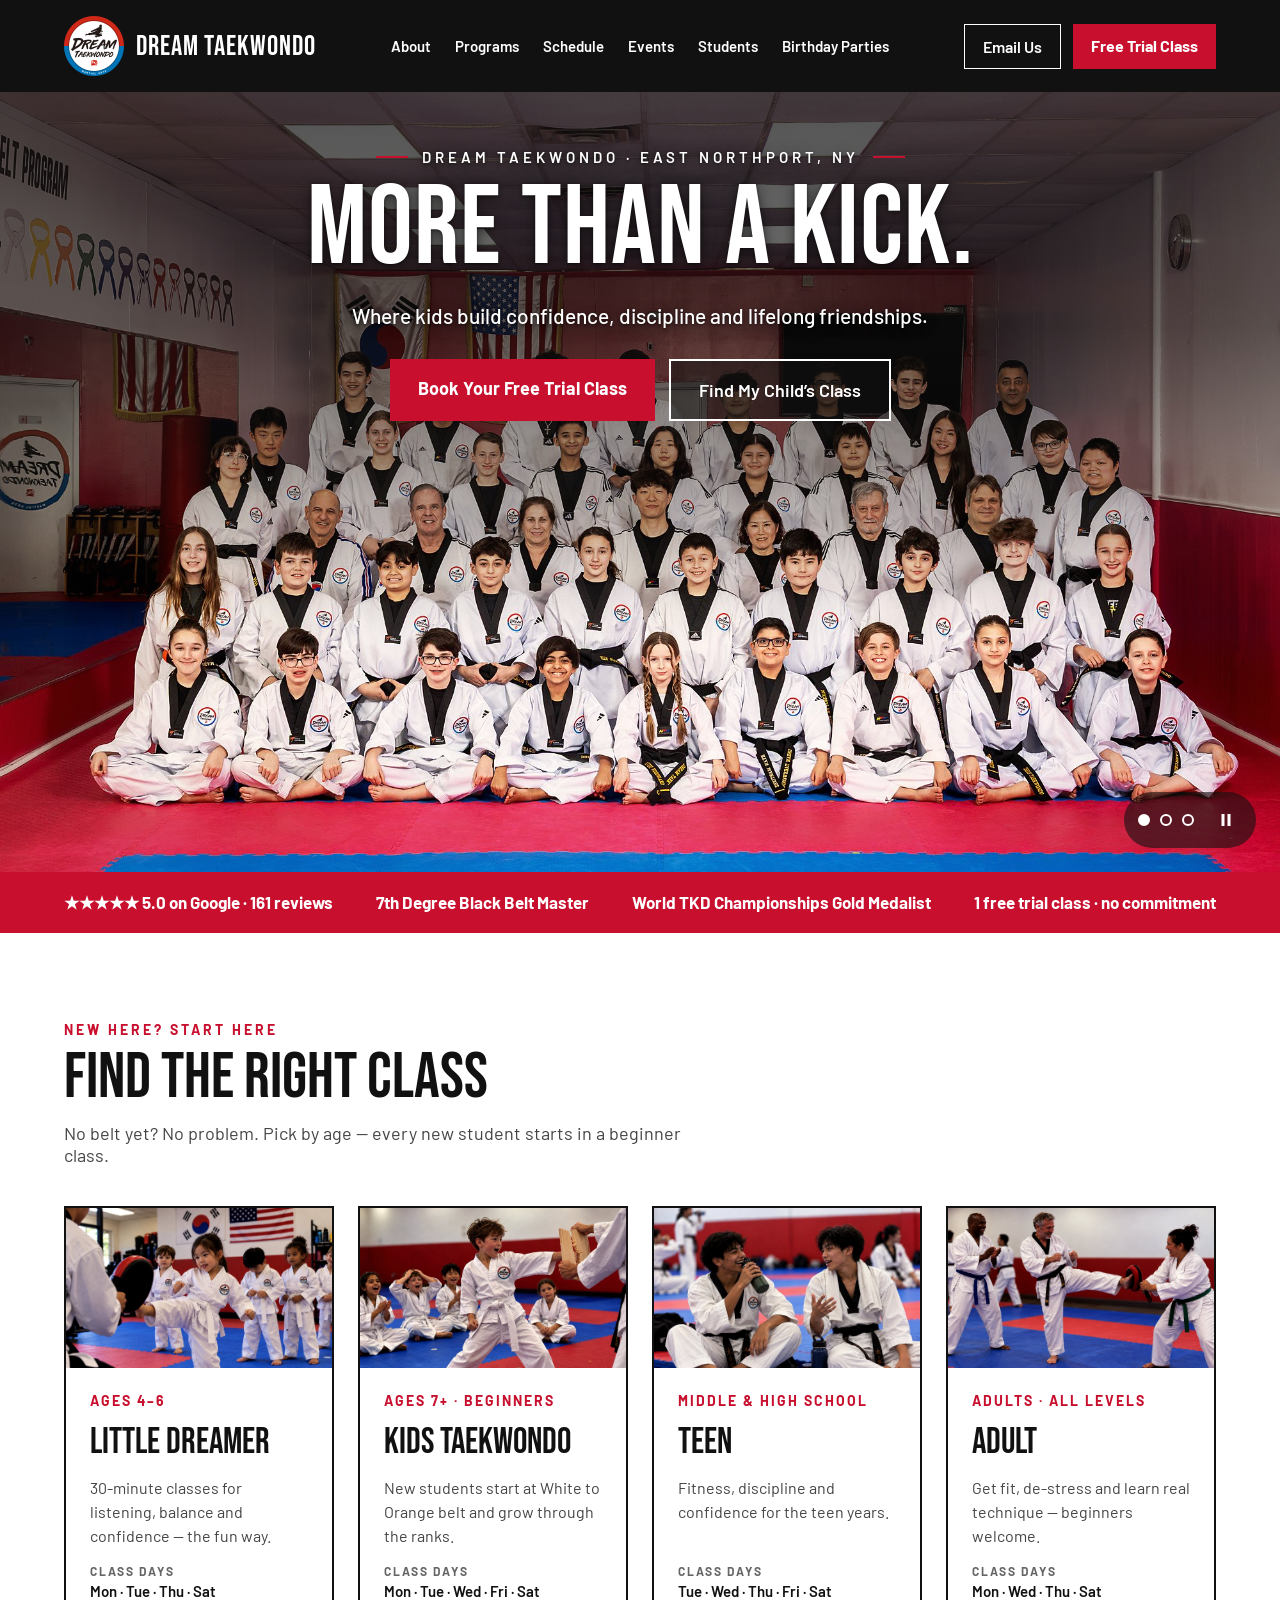
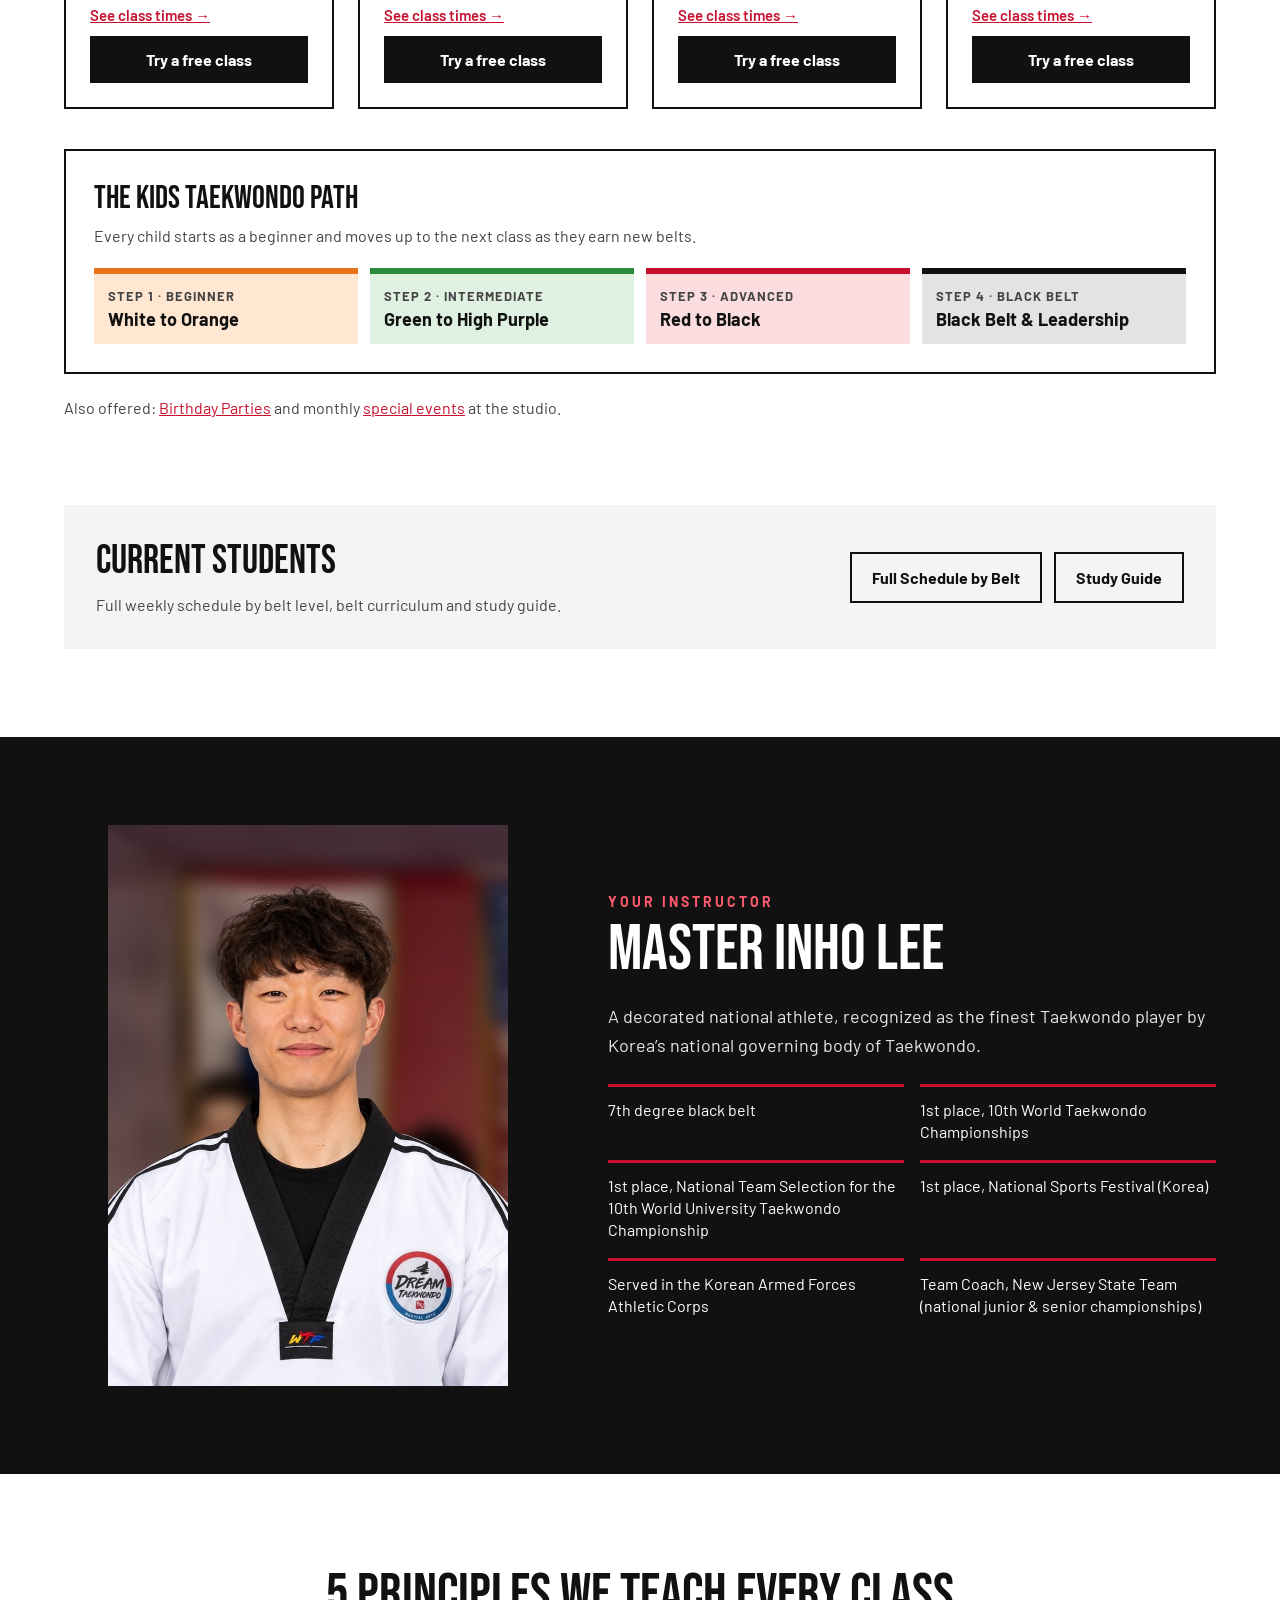
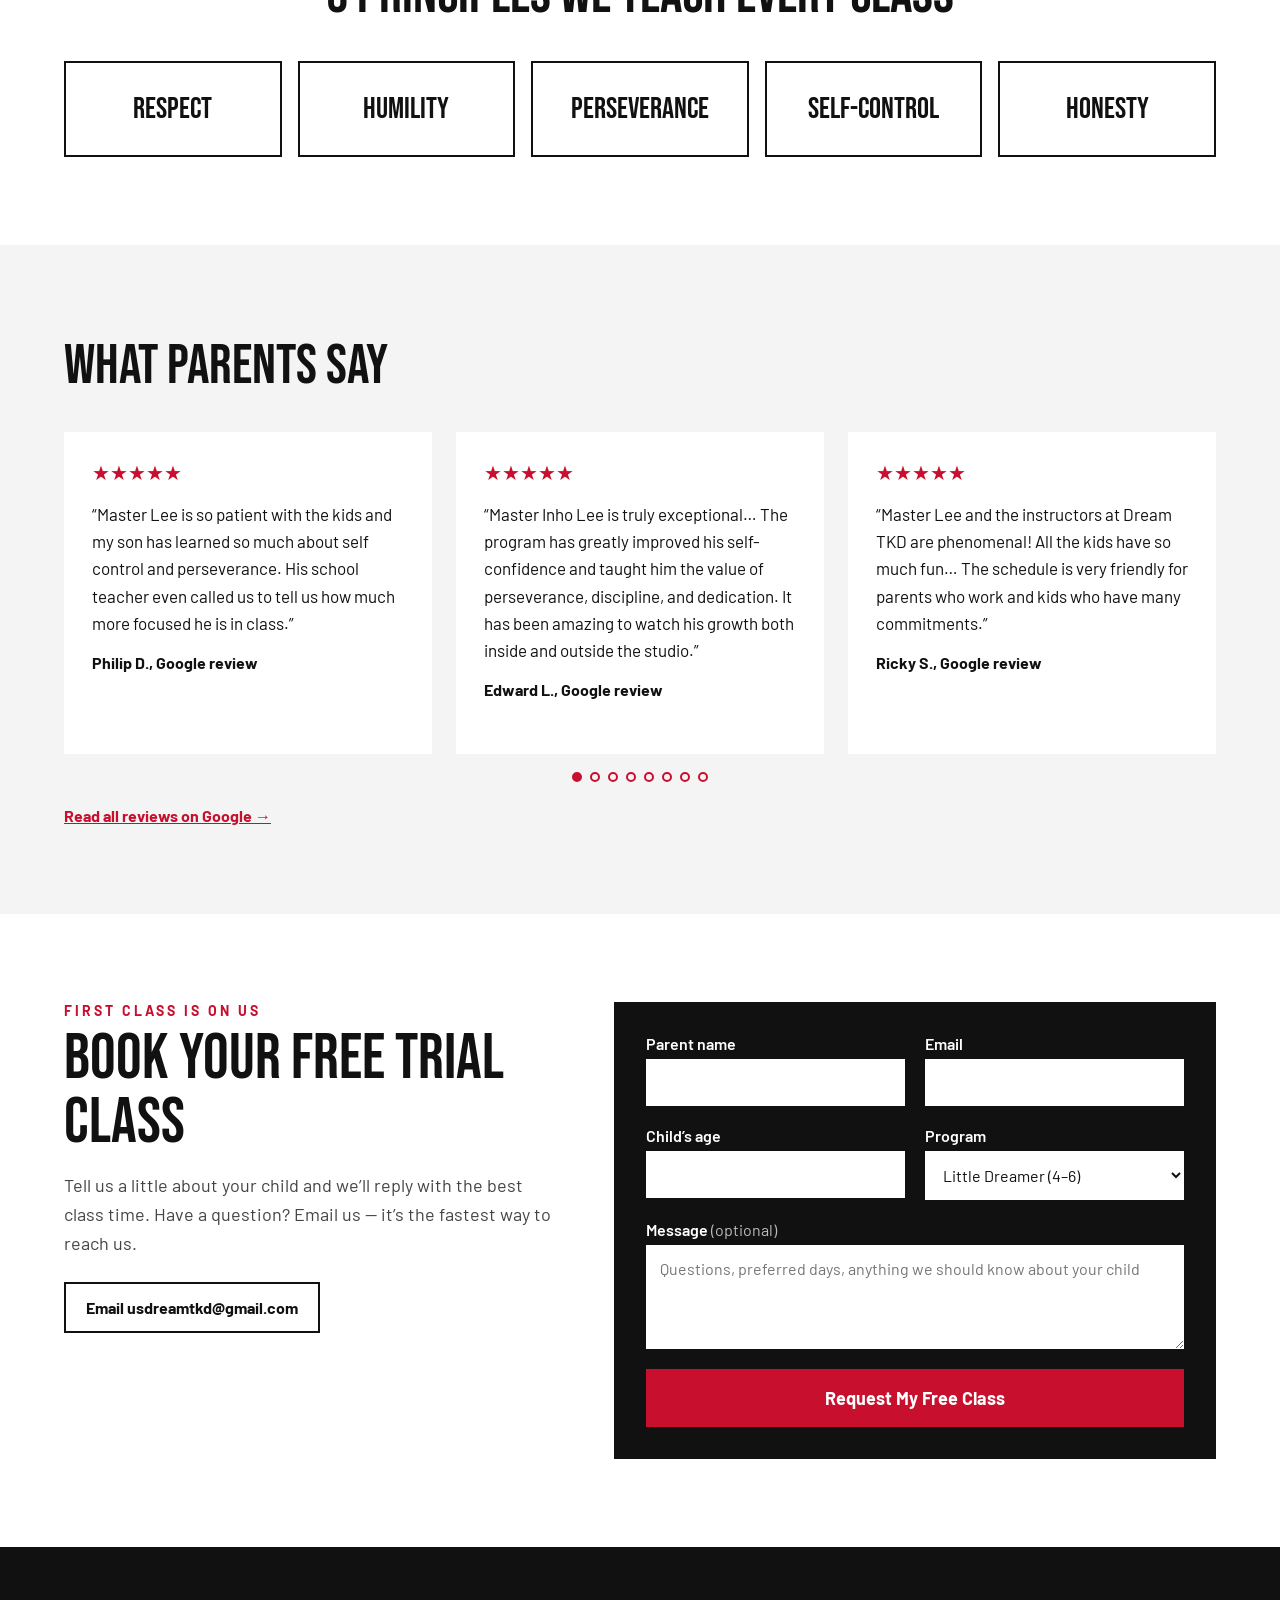
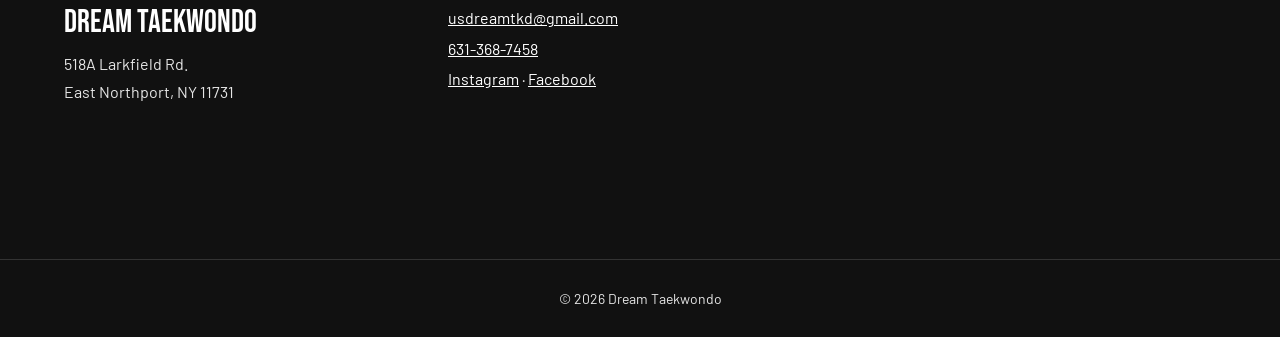
<file: index.html>
<!doctype html>
<html lang="en">
<head>
<meta charset="utf-8">
<!-- Google Analytics -->
<script async src="https://www.googletagmanager.com/gtag/js?id=G-QPGLDK92RG"></script>
<script>window.dataLayer=window.dataLayer||[];function gtag(){dataLayer.push(arguments);}gtag('js',new Date());gtag('config','G-QPGLDK92RG');</script>
<meta name="viewport" content="width=device-width, initial-scale=1">
<title>Dream Taekwondo | Kids, Teen & Adult Taekwondo in East Northport, NY</title>
<meta name="description" content="Taekwondo classes for ages 4 to adult in East Northport, NY. Taught by 7th-degree black belt Master Inho Lee. Book a free trial class.">
<meta property="og:title" content="Dream Taekwondo | Kids, Teen & Adult Taekwondo in East Northport, NY">
<meta property="og:description" content="Taekwondo classes for ages 4 to adult in East Northport, NY. Taught by 7th-degree black belt Master Inho Lee. Book a free trial class.">
<meta property="og:image" content="https://www.dreamtkd.com/images/slide-blackbelt.jpg">
<link rel="icon" type="image/png" href="images/favicon.png">
<link rel="apple-touch-icon" href="images/apple-touch-icon.png">
<link rel="preconnect" href="https://fonts.googleapis.com">
<link rel="preconnect" href="https://fonts.gstatic.com" crossorigin>
<link href="https://fonts.googleapis.com/css2?family=Bebas+Neue&amp;family=Barlow:wght@400;500;600;700&amp;display=swap" rel="stylesheet">
<link rel="stylesheet" href="css/style.css?v=10">
</head>
<body>
<div style="font-family: 'Barlow', sans-serif; color: #111111; background: #FFFFFF; width: 100%;">

<header class="site-header" style="background: #111111; color: #FFFFFF;">
<div style="max-width: 1200px; margin: 0 auto; padding: 16px 24px; display: flex; flex-wrap: wrap; align-items: center; justify-content: space-between; gap: 16px;">
<a href="#top" style="display: flex; align-items: center; gap: 12px; color: #FFFFFF; text-decoration: none;">
<img src="images/logo.png" alt="Dream Taekwondo logo" style="display: block; width: 60px; height: 60px;">
<span style="font-family: 'Bebas Neue', sans-serif; font-size: 28px; letter-spacing: 1px;">Dream Taekwondo</span>
</a>
<button type="button" class="menu-toggle" aria-expanded="false" aria-controls="site-nav" aria-label="Open menu"><span></span><span></span><span></span></button>
<nav id="site-nav" aria-label="Main" style="display: flex; flex-wrap: wrap; gap: 24px; font-weight: 600; font-size: 15px;">
<a href="#about" style="color: #FFFFFF; text-decoration: none;">About</a>
<a href="#find" style="color: #FFFFFF; text-decoration: none;">Programs</a>
<a href="schedule.html" style="color: #FFFFFF; text-decoration: none;">Schedule</a>
<a href="events.html" style="color: #FFFFFF; text-decoration: none;">Events</a>
<a href="students.html" style="color: #FFFFFF; text-decoration: none;">Students</a>
<a href="parties.html" style="color: #FFFFFF; text-decoration: none;">Birthday Parties</a>
<a class="show-sm" href="mailto:usdreamtkd@gmail.com" style="color: #FFFFFF; text-decoration: none;">Email Us</a>
</nav>
<div style="display: flex; gap: 12px; flex-wrap: wrap;">
<a class="hide-sm" href="mailto:usdreamtkd@gmail.com" style="color: #FFFFFF; text-decoration: none; border: 1px solid #FFFFFF; padding: 12px 18px; font-weight: 600;">Email Us</a>
<a href="#trial" style="background: #C8102E; color: #FFFFFF; text-decoration: none; padding: 12px 18px; font-weight: 700;">Free Trial Class</a>
</div>
</div>
</header>

<section id="top" class="hero" style="position: relative; min-height: clamp(780px, min(46vw, calc(100vh - 92px)), 900px); background: #111111; color: #FFFFFF; overflow: hidden; display: flex; flex-direction: column;">
<img class="slide is-active" src="images/slide-blackbelt.jpg" alt="Dream Taekwondo black belt students with Master Lee" style="position: absolute; top: 0; left: 0; width: 100%; height: 100%; object-fit: cover; object-position: center 70%;">
<img class="slide" src="images/slide-belt-test.jpg" alt="Young students holding new belts and certificates after a belt test" style="position: absolute; top: 0; left: 0; width: 100%; height: 100%; object-fit: cover; object-position: center bottom;" loading="lazy">
<img class="slide" src="images/slide-tournament.jpg" alt="Dream Taekwondo students on the tournament podium" style="position: absolute; top: 0; left: 0; width: 100%; height: 100%; object-fit: cover; object-position: center bottom;" loading="lazy">
<div aria-hidden="true" class="hero-shade" style="position: absolute; top: 0; left: 0; width: 100%; height: 100%; background: linear-gradient(180deg, rgba(17,17,17,0.72) 0%, rgba(17,17,17,0.6) 30%, rgba(17,17,17,0.35) 48%, rgba(17,17,17,0.08) 62%, rgba(17,17,17,0) 70%);"></div>
<div class="slide-controls" style="position: absolute; right: 24px; bottom: 24px; display: flex; align-items: center; gap: 10px; background: rgba(17,17,17,0.6); padding: 6px 8px 6px 14px; border-radius: 999px; z-index: 2;">
<button type="button" class="slide-dot" data-slide="0" aria-label="Show photo 1 of 3"></button>
<button type="button" class="slide-dot" data-slide="1" aria-label="Show photo 2 of 3"></button>
<button type="button" class="slide-dot" data-slide="2" aria-label="Show photo 3 of 3"></button>
<button type="button" class="slide-toggle" aria-label="Pause slideshow"><svg class="icon-pause" width="18" height="18" viewBox="0 0 24 24" aria-hidden="true"><rect x="6" y="4" width="4" height="16"></rect><rect x="14" y="4" width="4" height="16"></rect></svg><svg class="icon-play" width="18" height="18" viewBox="0 0 24 24" aria-hidden="true"><path d="M7 4 L20 12 L7 20 Z"></path></svg></button>
</div>
<div class="hero-copy" style="position: relative; max-width: 1200px; width: 100%; margin: 0 auto; padding: 56px 24px 0; box-sizing: border-box; display: flex; flex-direction: column; align-items: center; gap: 28px; text-align: center;">
<div style="min-width: 0;">
<p class="hero-eyebrow" style="margin: 0 0 14px; color: #FFFFFF; font-weight: 600; letter-spacing: 4px; font-size: 15px; display: flex; align-items: center; justify-content: center; gap: 14px;"><span aria-hidden="true" style="width: 32px; height: 2px; background: #C8102E;"></span>DREAM TAEKWONDO · EAST NORTHPORT, NY<span aria-hidden="true" style="width: 32px; height: 2px; background: #C8102E;"></span></p>
<h1 style="margin: 0; font-family: 'Bebas Neue', sans-serif; font-size: 112px; line-height: 0.9; font-weight: 400; letter-spacing: 1px;">More than <br class="br-sm">a kick.</h1>
<p class="hero-sub" style="margin: 20px auto 0; font-size: 21px; line-height: 1.45; font-weight: 500; color: #FFFFFF; max-width: 720px;">Where kids build confidence, discipline and lifelong friendships.</p>
</div>
<div style="display: flex; flex-wrap: wrap; gap: 14px; justify-content: center;">
<a href="#trial" style="background: #C8102E; color: #FFFFFF; text-decoration: none; padding: 18px 28px; font-weight: 700; font-size: 18px;">Book Your Free Trial Class</a>
<a href="#find" style="background: rgba(17,17,17,0.55); color: #FFFFFF; text-decoration: none; padding: 18px 28px; font-weight: 600; font-size: 18px; border: 2px solid #FFFFFF;">Find My Child’s Class</a>
</div>
</div>
</section>

<section class="trust-bar" style="background: #C8102E; color: #FFFFFF;">
<div style="max-width: 1200px; margin: 0 auto; padding: 20px 24px; display: flex; flex-wrap: wrap; gap: 32px; justify-content: space-between; font-weight: 700; font-size: 17px;">
<span>★★★★★ 5.0 on Google · 161 reviews</span>
<span>7th Degree Black Belt Master</span>
<span>World TKD Championships Gold Medalist</span>
<span>1 free trial class · no commitment</span>
</div>
</section>

<section id="find" style="max-width: 1200px; margin: 0 auto; padding: 88px 24px 40px;">
<p style="margin: 0 0 8px; color: #C8102E; font-weight: 700; letter-spacing: 3px; font-size: 14px;">NEW HERE? START HERE</p>
<h2 style="margin: 0 0 12px; font-family: 'Bebas Neue', sans-serif; font-size: 64px; font-weight: 400; line-height: 1;">Find the right class</h2>
<p style="margin: 0 0 40px; font-size: 18px; color: #444444; max-width: 640px;">No belt yet? No problem. Pick by age — every new student starts in a beginner class.</p>
<div id="programs" style="display: grid; grid-template-columns: repeat(auto-fit, minmax(250px, 1fr)); gap: 24px;">

<article style="border: 2px solid #111111; display: flex; flex-direction: column;">
<img src="images/program-little-dreamer.jpg?v=3" alt="A young student practicing a front kick on a target while classmates watch" style="display: block; width: 100%; height: 160px; object-fit: cover; object-position: 38% 45%;">
<div style="padding: 24px; display: flex; flex-direction: column; gap: 12px; flex-grow: 1;">
<p style="margin: 0; font-weight: 700; color: #C8102E; font-size: 14px; letter-spacing: 2px;">AGES 4–6</p>
<h3 style="margin: 0; font-family: 'Bebas Neue', sans-serif; font-size: 36px; font-weight: 400;">Little Dreamer</h3>
<p style="margin: 0; color: #444444; line-height: 1.5;">30-minute classes for listening, balance and confidence — the fun way.</p>
<div style="flex-grow: 1; display: flex; flex-direction: column; justify-content: flex-end; font-size: 15px; font-weight: 600; margin-top: 4px;"><span style="font-size: 12px; font-weight: 700; letter-spacing: 2px; color: #666666; margin-bottom: 4px;">CLASS DAYS</span><span>Mon · Tue · Thu · Sat</span><a href="schedule.html" style="margin-top: 6px;">See class times →</a></div>
<a href="#trial" style="background: #111111; color: #FFFFFF; text-decoration: none; padding: 14px; text-align: center; font-weight: 700;">Try a free class</a>
</div>
</article>

<article style="border: 2px solid #111111; display: flex; flex-direction: column;">
<img src="images/program-kids.jpg?v=2" alt="A beginner student breaks a wooden board while classmates cheer" style="display: block; width: 100%; height: 160px; object-fit: cover; object-position: 60% 30%;">
<div style="padding: 24px; display: flex; flex-direction: column; gap: 12px; flex-grow: 1;">
<p style="margin: 0; font-weight: 700; color: #C8102E; font-size: 14px; letter-spacing: 2px;">AGES 7+ · BEGINNERS</p>
<h3 style="margin: 0; font-family: 'Bebas Neue', sans-serif; font-size: 36px; font-weight: 400;">Kids Taekwondo</h3>
<p style="margin: 0; color: #444444; line-height: 1.5;">New students start at White to Orange belt and grow through the ranks.</p>
<div style="flex-grow: 1; display: flex; flex-direction: column; justify-content: flex-end; font-size: 15px; font-weight: 600; margin-top: 4px;"><span style="font-size: 12px; font-weight: 700; letter-spacing: 2px; color: #666666; margin-bottom: 4px;">CLASS DAYS</span><span>Mon · Tue · Wed · Fri · Sat</span><a href="schedule.html" style="margin-top: 6px;">See class times →</a></div>
<a href="#trial" style="background: #111111; color: #FFFFFF; text-decoration: none; padding: 14px; text-align: center; font-weight: 700;">Try a free class</a>
</div>
</article>

<article style="border: 2px solid #111111; display: flex; flex-direction: column;">
<img src="images/program-teen.jpg?v=2" alt="Two teen black belts laughing together during a water break" style="display: block; width: 100%; height: 160px; object-fit: cover; object-position: 50% 30%;">
<div style="padding: 24px; display: flex; flex-direction: column; gap: 12px; flex-grow: 1;">
<p style="margin: 0; font-weight: 700; color: #C8102E; font-size: 14px; letter-spacing: 2px;">MIDDLE &amp; HIGH SCHOOL</p>
<h3 style="margin: 0; font-family: 'Bebas Neue', sans-serif; font-size: 36px; font-weight: 400;">Teen</h3>
<p style="margin: 0; color: #444444; line-height: 1.5;">Fitness, discipline and confidence for the teen years.</p>
<div style="flex-grow: 1; display: flex; flex-direction: column; justify-content: flex-end; font-size: 15px; font-weight: 600; margin-top: 4px;"><span style="font-size: 12px; font-weight: 700; letter-spacing: 2px; color: #666666; margin-bottom: 4px;">CLASS DAYS</span><span>Tue · Wed · Thu · Fri · Sat</span><a href="schedule.html" style="margin-top: 6px;">See class times →</a></div>
<a href="#trial" style="background: #111111; color: #FFFFFF; text-decoration: none; padding: 14px; text-align: center; font-weight: 700;">Try a free class</a>
</div>
</article>

<article style="border: 2px solid #111111; display: flex; flex-direction: column;">
<img src="images/program-adult.jpg?v=3" alt="Adult students of different ages training together with a kicking paddle" style="display: block; width: 100%; height: 160px; object-fit: cover; object-position: 55% 30%;">
<div style="padding: 24px; display: flex; flex-direction: column; gap: 12px; flex-grow: 1;">
<p style="margin: 0; font-weight: 700; color: #C8102E; font-size: 14px; letter-spacing: 2px;">ADULTS · ALL LEVELS</p>
<h3 style="margin: 0; font-family: 'Bebas Neue', sans-serif; font-size: 36px; font-weight: 400;">Adult</h3>
<p style="margin: 0; color: #444444; line-height: 1.5;">Get fit, de-stress and learn real technique — beginners welcome.</p>
<div style="flex-grow: 1; display: flex; flex-direction: column; justify-content: flex-end; font-size: 15px; font-weight: 600; margin-top: 4px;"><span style="font-size: 12px; font-weight: 700; letter-spacing: 2px; color: #666666; margin-bottom: 4px;">CLASS DAYS</span><span>Mon · Wed · Thu · Sat</span><a href="schedule.html" style="margin-top: 6px;">See class times →</a></div>
<a href="#trial" style="background: #111111; color: #FFFFFF; text-decoration: none; padding: 14px; text-align: center; font-weight: 700;">Try a free class</a>
</div>
</article>
</div>
<div style="margin-top: 40px; border: 2px solid #111111; padding: 28px;">
<h3 style="margin: 0 0 6px; font-family: 'Bebas Neue', sans-serif; font-size: 32px; font-weight: 400;">The Kids Taekwondo path</h3>
<p style="margin: 0 0 20px; color: #444444; line-height: 1.5;">Every child starts as a beginner and moves up to the next class as they earn new belts.</p>
<ol class="belt-path" style="margin: 0; padding: 0; list-style: none; display: grid; grid-template-columns: repeat(auto-fit, minmax(200px, 1fr)); gap: 12px;">
<li style="background: #FFE7D1; border-top: 6px solid #E8731A; padding: 14px;"><p style="margin: 0; font-size: 13px; font-weight: 700; letter-spacing: 1px; color: #444444;">STEP 1 · BEGINNER</p><p style="margin: 4px 0 0; font-weight: 700; font-size: 18px;">White to Orange</p></li>
<li style="background: #DFF2E1; border-top: 6px solid #2E8B3E; padding: 14px;"><p style="margin: 0; font-size: 13px; font-weight: 700; letter-spacing: 1px; color: #444444;">STEP 2 · INTERMEDIATE</p><p style="margin: 4px 0 0; font-weight: 700; font-size: 18px;">Green to High Purple</p></li>
<li style="background: #FBDDE0; border-top: 6px solid #C8102E; padding: 14px;"><p style="margin: 0; font-size: 13px; font-weight: 700; letter-spacing: 1px; color: #444444;">STEP 3 · ADVANCED</p><p style="margin: 4px 0 0; font-weight: 700; font-size: 18px;">Red to Black</p></li>
<li style="background: #E3E3E3; border-top: 6px solid #111111; padding: 14px;"><p style="margin: 0; font-size: 13px; font-weight: 700; letter-spacing: 1px; color: #444444;">STEP 4 · BLACK BELT</p><p style="margin: 4px 0 0; font-weight: 700; font-size: 18px;">Black Belt &amp; Leadership</p></li>
</ol>
</div>
<p style="margin: 24px 0 0; font-size: 16px; color: #444444;">Also offered: <a href="parties.html">Birthday Parties</a> and monthly <a href="events.html">special events</a> at the studio.</p>
</section>

<section id="schedule" style="max-width: 1200px; margin: 0 auto; padding: 48px 24px 88px;">
<div style="background: #F4F4F4; padding: 32px; display: flex; flex-wrap: wrap; gap: 24px; align-items: center; justify-content: space-between;">
<div style="flex: 1 1 420px; min-width: 0;">
<h2 style="margin: 0 0 8px; font-family: 'Bebas Neue', sans-serif; font-size: 40px; font-weight: 400;">Current students</h2>
<p style="margin: 0; color: #444444; font-size: 16px; line-height: 1.5;">Full weekly schedule by belt level, belt curriculum and study guide.</p>
</div>
<div style="display: flex; flex-wrap: wrap; gap: 12px;">
<a href="schedule.html" style="border: 2px solid #111111; color: #111111; text-decoration: none; padding: 14px 20px; font-weight: 700;">Full Schedule by Belt</a>
<a href="students.html" style="border: 2px solid #111111; color: #111111; text-decoration: none; padding: 14px 20px; font-weight: 700;">Study Guide</a>
</div>
</div>
</section>

<section id="about" style="background: #111111; color: #FFFFFF;">
<div style="max-width: 1200px; margin: 0 auto; padding: 88px 24px; display: flex; flex-wrap: wrap; gap: 56px; align-items: center;">
<div style="flex: 1 1 360px; min-width: 0; display: flex; justify-content: center;">
<img class="coach-photo" src="images/master-lee.jpg?v=5" alt="Master Inho Lee in his Dream Taekwondo uniform at the studio" style="display: block; width: 100%; max-width: 400px; height: auto;">
</div>
<div style="flex: 1 1 480px; min-width: 0;">
<p style="margin: 0 0 8px; color: #FF5A6E; font-weight: 700; letter-spacing: 3px; font-size: 14px;">YOUR INSTRUCTOR</p>
<h2 style="margin: 0 0 20px; font-family: 'Bebas Neue', sans-serif; font-size: 64px; font-weight: 400; line-height: 1;">Master Inho Lee</h2>
<p style="margin: 0 0 24px; font-size: 18px; line-height: 1.6; color: #E6E6E6;">A decorated national athlete, recognized as the finest Taekwondo player by Korea’s national governing body of Taekwondo.</p>
<ul style="margin: 0; padding: 0; list-style: none; display: grid; grid-template-columns: repeat(auto-fit, minmax(200px, 1fr)); gap: 16px; font-size: 16px; line-height: 1.4;">
<li style="border-top: 3px solid #C8102E; padding-top: 12px;">7th degree black belt</li>
<li style="border-top: 3px solid #C8102E; padding-top: 12px;">1st place, 10th World Taekwondo Championships</li>
<li style="border-top: 3px solid #C8102E; padding-top: 12px;">1st place, National Team Selection for the 10th World University Taekwondo Championship</li>
<li style="border-top: 3px solid #C8102E; padding-top: 12px;">1st place, National Sports Festival (Korea)</li>
<li style="border-top: 3px solid #C8102E; padding-top: 12px;">Served in the Korean Armed Forces Athletic Corps</li>
<li style="border-top: 3px solid #C8102E; padding-top: 12px;">Team Coach, New Jersey State Team (national junior &amp; senior championships)</li>
</ul>
</div>
</div>
</section>

<section style="max-width: 1200px; margin: 0 auto; padding: 88px 24px;">
<h2 style="margin: 0 0 32px; font-family: 'Bebas Neue', sans-serif; font-size: 56px; font-weight: 400; text-align: center;">5 principles we teach every class</h2>
<div class="principles" style="display: grid; grid-template-columns: repeat(auto-fit, minmax(180px, 1fr)); gap: 16px; text-align: center;">
<div style="border: 2px solid #111111; padding: 28px 12px; font-family: 'Bebas Neue', sans-serif; font-size: 30px;">Respect</div>
<div style="border: 2px solid #111111; padding: 28px 12px; font-family: 'Bebas Neue', sans-serif; font-size: 30px;">Humility</div>
<div style="border: 2px solid #111111; padding: 28px 12px; font-family: 'Bebas Neue', sans-serif; font-size: 30px;">Perseverance</div>
<div style="border: 2px solid #111111; padding: 28px 12px; font-family: 'Bebas Neue', sans-serif; font-size: 30px;">Self-Control</div>
<div style="border: 2px solid #111111; padding: 28px 12px; font-family: 'Bebas Neue', sans-serif; font-size: 30px;">Honesty</div>
</div>
</section>

<section style="background: #F4F4F4;">
<div style="max-width: 1200px; margin: 0 auto; padding: 88px 24px;">
<h2 style="margin: 0 0 32px; font-family: 'Bebas Neue', sans-serif; font-size: 56px; font-weight: 400;">What parents say</h2>
<div class="reviews" style="display: grid; grid-template-columns: repeat(auto-fit, minmax(280px, 1fr)); gap: 24px;">
<figure style="margin: 0; background: #FFFFFF; padding: 28px; display: flex; flex-direction: column; gap: 16px;"><span style="color: #C8102E; font-size: 20px;" aria-label="5 stars">★★★★★</span><blockquote style="margin: 0; font-size: 17px; line-height: 1.6;">“It’s always clean, welcoming, and the kids are learning much more than just Taekwondo, especially respect, discipline, and confidence. Master Lee is great with the kids and is a really positive role model… New students are made to feel comfortable right away.”</blockquote><figcaption style="font-weight: 700;">Paul W., Google review</figcaption></figure>
<figure style="margin: 0; background: #FFFFFF; padding: 28px; display: flex; flex-direction: column; gap: 16px;"><span style="color: #C8102E; font-size: 20px;" aria-label="5 stars">★★★★★</span><blockquote style="margin: 0; font-size: 17px; line-height: 1.6;">“After trying many schools, we decided Dream Taekwondo is the most authentic martial arts school in the area and Master Lee is exceptional. So kind and attentive towards the children. We’re happy with our decision.”</blockquote><figcaption style="font-weight: 700;">Fulya D., Google review</figcaption></figure>
<figure style="margin: 0; background: #FFFFFF; padding: 28px; display: flex; flex-direction: column; gap: 16px;"><span style="color: #C8102E; font-size: 20px;" aria-label="5 stars">★★★★★</span><blockquote style="margin: 0; font-size: 17px; line-height: 1.6;">“Our daughter recently started Taekwondo with Master Lee and we couldn’t be happier with his instruction! All around we have had such a positive experience and we couldn’t be happier to see her progress.”</blockquote><figcaption style="font-weight: 700;">Jacqueline T., Google review</figcaption></figure>
<figure style="margin: 0; background: #FFFFFF; padding: 28px; display: flex; flex-direction: column; gap: 16px;"><span style="color: #C8102E; font-size: 20px;" aria-label="5 stars">★★★★★</span><blockquote style="margin: 0; font-size: 17px; line-height: 1.6;">“Master Inho Lee is truly exceptional… The program has greatly improved his self-confidence and taught him the value of perseverance, discipline, and dedication. It has been amazing to watch his growth both inside and outside the studio.”</blockquote><figcaption style="font-weight: 700;">Edward L., Google review</figcaption></figure>
<figure style="margin: 0; background: #FFFFFF; padding: 28px; display: flex; flex-direction: column; gap: 16px;"><span style="color: #C8102E; font-size: 20px;" aria-label="5 stars">★★★★★</span><blockquote style="margin: 0; font-size: 17px; line-height: 1.6;">“My son is about to be 5 and just started attending Dream. He absolutely LOVES the classes… Master Lee keeps all the students engaged and provides attention to each student throughout the class.”</blockquote><figcaption style="font-weight: 700;">Jaclyn R., Google review</figcaption></figure>
<figure style="margin: 0; background: #FFFFFF; padding: 28px; display: flex; flex-direction: column; gap: 16px;"><span style="color: #C8102E; font-size: 20px;" aria-label="5 stars">★★★★★</span><blockquote style="margin: 0; font-size: 17px; line-height: 1.6;">“Master Lee is fantastic with the kids. He is patient and ensures they stay engaged and energetic… Since starting taekwondo with Master Lee, my daughter has become more focused and confident.”</blockquote><figcaption style="font-weight: 700;">Fabian M., Google review</figcaption></figure>
<figure style="margin: 0; background: #FFFFFF; padding: 28px; display: flex; flex-direction: column; gap: 16px;"><span style="color: #C8102E; font-size: 20px;" aria-label="5 stars">★★★★★</span><blockquote style="margin: 0; font-size: 17px; line-height: 1.6;">“Master Lee and the instructors at Dream TKD are phenomenal! All the kids have so much fun… The schedule is very friendly for parents who work and kids who have many commitments.”</blockquote><figcaption style="font-weight: 700;">Ricky S., Google review</figcaption></figure>
<figure style="margin: 0; background: #FFFFFF; padding: 28px; display: flex; flex-direction: column; gap: 16px;"><span style="color: #C8102E; font-size: 20px;" aria-label="5 stars">★★★★★</span><blockquote style="margin: 0; font-size: 17px; line-height: 1.6;">“Master Lee is so patient with the kids and my son has learned so much about self control and perseverance. His school teacher even called us to tell us how much more focused he is in class.”</blockquote><figcaption style="font-weight: 700;">Philip D., Google review</figcaption></figure>
</div>
<p style="margin: 24px 0 0;"><a href="https://www.google.com/search?q=dream+tae+kwon+do+east+northport&hl=en" target="_blank" rel="noopener" style="font-weight: 700;">Read all reviews on Google →</a></p>
</div>
</section>

<section id="trial" style="max-width: 1200px; margin: 0 auto; padding: 88px 24px;">
<div style="display: flex; flex-wrap: wrap; gap: 48px;">
<div style="flex: 1 1 380px; min-width: 0;">
<p style="margin: 0 0 8px; color: #C8102E; font-weight: 700; letter-spacing: 3px; font-size: 14px;">FIRST CLASS IS ON US</p>
<h2 style="margin: 0 0 16px; font-family: 'Bebas Neue', sans-serif; font-size: 64px; font-weight: 400; line-height: 1;">Book your free trial class</h2>
<p style="margin: 0 0 24px; font-size: 18px; line-height: 1.6; color: #444444;">Tell us a little about your child and we’ll reply with the best class time. Have a question? Email us — it’s the fastest way to reach us.</p>
<a href="mailto:usdreamtkd@gmail.com" style="display: inline-block; border: 2px solid #111111; color: #111111; text-decoration: none; padding: 14px 20px; font-weight: 700;">Email usdreamtkd@gmail.com</a>
</div>
<form class="lead-form" action="https://api.web3forms.com/submit" method="POST" style="flex: 1 1 480px; min-width: 0; display: grid; grid-template-columns: repeat(auto-fit, minmax(220px, 1fr)); gap: 20px; background: #111111; color: #FFFFFF; padding: 32px;">
<input type="hidden" name="access_key" value="17a4f6e5-c7de-4ae6-93e8-9028907bdf30">
<input type="hidden" name="subject" value="Free Trial Request — dreamtkd.com">
<input type="hidden" name="from_name" value="Dream Taekwondo Website">
<input type="checkbox" name="botcheck" class="visually-hidden" tabindex="-1" autocomplete="off">
<label style="display: flex; flex-direction: column; gap: 6px; font-weight: 600;">Parent name<input type="text" name="Parent name" required autocomplete="name" style="padding: 14px; font-size: 16px; border: 0;"></label>
<label style="display: flex; flex-direction: column; gap: 6px; font-weight: 600;">Email<input type="email" name="email" required autocomplete="email" style="padding: 14px; font-size: 16px; border: 0;"></label>
<label style="display: flex; flex-direction: column; gap: 6px; font-weight: 600;">Child’s age<input type="number" name="Child age" min="3" max="99" required style="padding: 14px; font-size: 16px; border: 0;"></label>
<label style="display: flex; flex-direction: column; gap: 6px; font-weight: 600;">Program<select name="Program" style="padding: 14px; font-size: 16px; border: 0;"><option>Little Dreamer (4–6)</option><option>Kids Taekwondo (7+)</option><option>Teen</option><option>Adult</option></select></label>
<label style="display: flex; flex-direction: column; gap: 6px; font-weight: 600; grid-column: 1 / -1;"><span>Message <span style="font-weight: 400; color: #BBBBBB;">(optional)</span></span><textarea name="Message" rows="4" placeholder="Questions, preferred days, anything we should know about your child" style="padding: 14px; font-size: 16px; border: 0; font-family: 'Barlow', sans-serif; resize: vertical;"></textarea></label>
<button type="submit" style="grid-column: 1 / -1; background: #C8102E; color: #FFFFFF; border: 0; padding: 18px; font-size: 18px; font-weight: 700; font-family: 'Barlow', sans-serif; cursor: pointer;">Request My Free Class</button>
<p class="form-status" role="status" style="grid-column: 1 / -1; margin: 0;"></p>
</form>
</div>
</section>

<footer id="contact" style="background: #111111; color: #E6E6E6;">
<div style="max-width: 1200px; margin: 0 auto; padding: 56px 24px; display: flex; flex-wrap: wrap; gap: 40px; justify-content: space-between;">
<div style="flex: 1 1 280px; min-width: 0;">
<p style="margin: 0 0 8px; font-family: 'Bebas Neue', sans-serif; font-size: 32px; color: #FFFFFF;">Dream Taekwondo</p>
<p style="margin: 0; line-height: 1.7;">518A Larkfield Rd.<br>East Northport, NY 11731</p>
</div>
<div style="flex: 1 1 280px; min-width: 0; line-height: 1.9;">
<a href="mailto:usdreamtkd@gmail.com" style="color: #FFFFFF;">usdreamtkd@gmail.com</a><br>
<a href="tel:6313687458" style="color: #FFFFFF;">631-368-7458</a><br>
<a href="https://www.instagram.com/us_dreamtkd/" style="color: #FFFFFF;">Instagram</a> · <a href="https://www.facebook.com/usdreamtkd" style="color: #FFFFFF;">Facebook</a>
</div>
<iframe title="Map to Dream Taekwondo, 518A Larkfield Rd, East Northport, NY" src="https://www.google.com/maps?q=518A+Larkfield+Rd,+East+Northport,+NY+11731&amp;output=embed" style="flex: 1 1 320px; min-width: 0; height: 200px; border: 0;" loading="lazy" referrerpolicy="no-referrer-when-downgrade"></iframe>
</div>
<p class="admin-row" style="margin: 0; padding: 20px 24px; text-align: center; font-size: 14px; border-top: 1px solid #333333;"><span class="admin-tap" style="display: inline-block; cursor: default; user-select: none; -webkit-user-select: none; -webkit-touch-callout: none; touch-action: manipulation; padding: 10px 16px;">© 2026 Dream Taekwondo</span></p>
</footer>
</div>
<script src="js/main.js?v=10"></script>
</body>
</html>
</file>
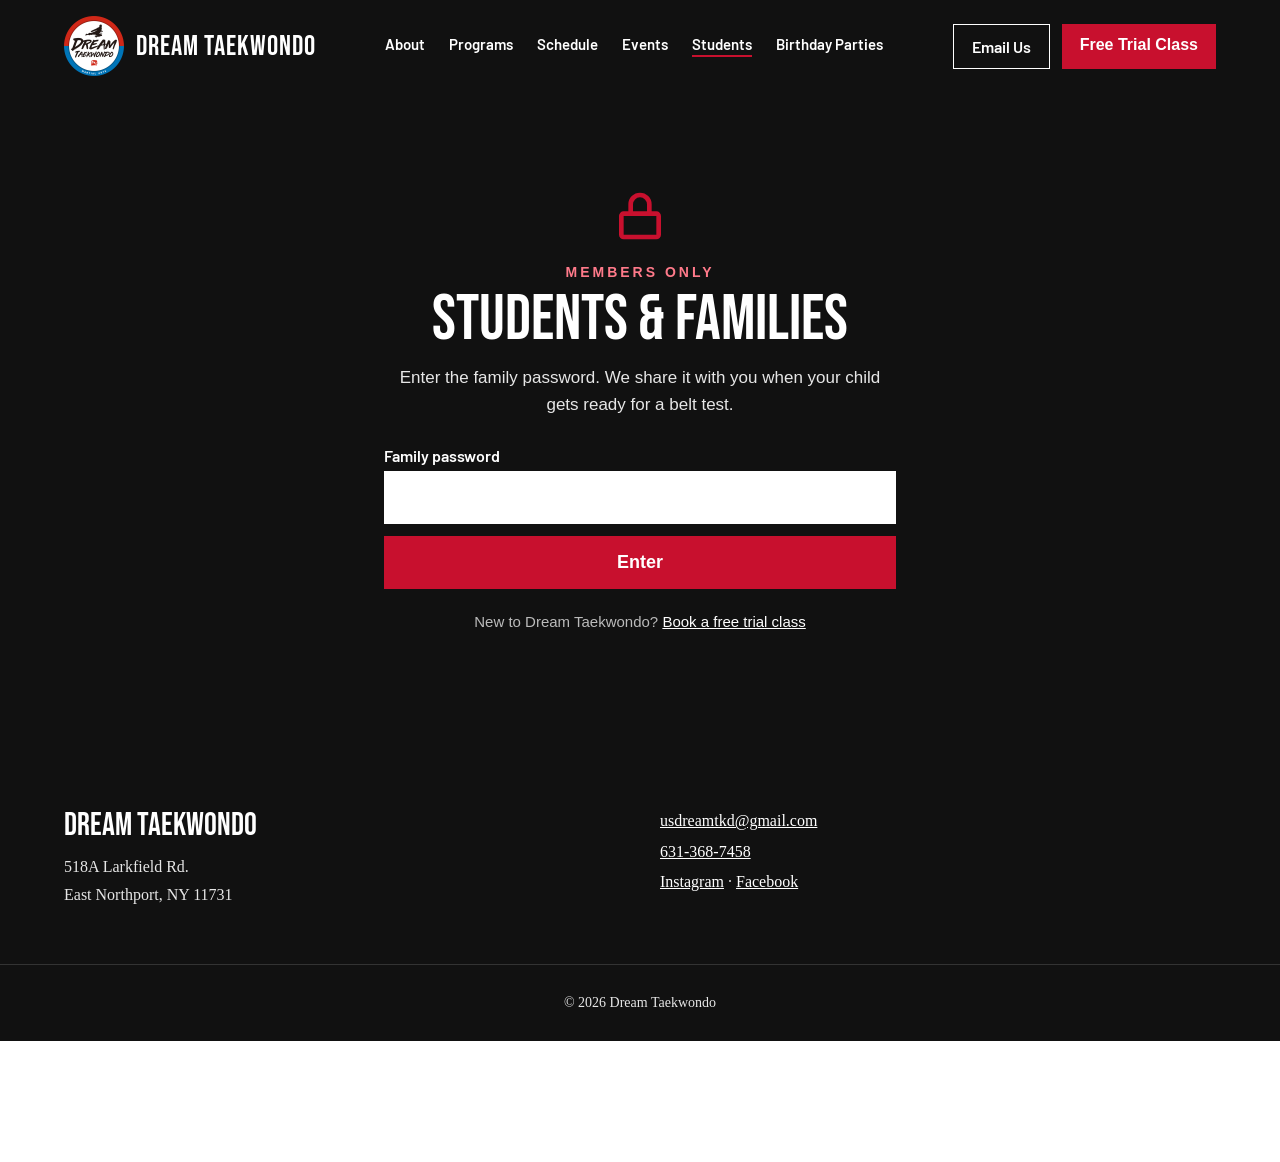
<file: belt-curriculum/index.html>
<!doctype html><html lang="en"><head><meta charset="utf-8"><title>Redirecting…</title><link rel="canonical" href="/students.html"><meta http-equiv="refresh" content="0; url=/students.html"><meta name="robots" content="noindex"></head><body><a href="/students.html">Continue to Dream Taekwondo</a></body></html>
</file>
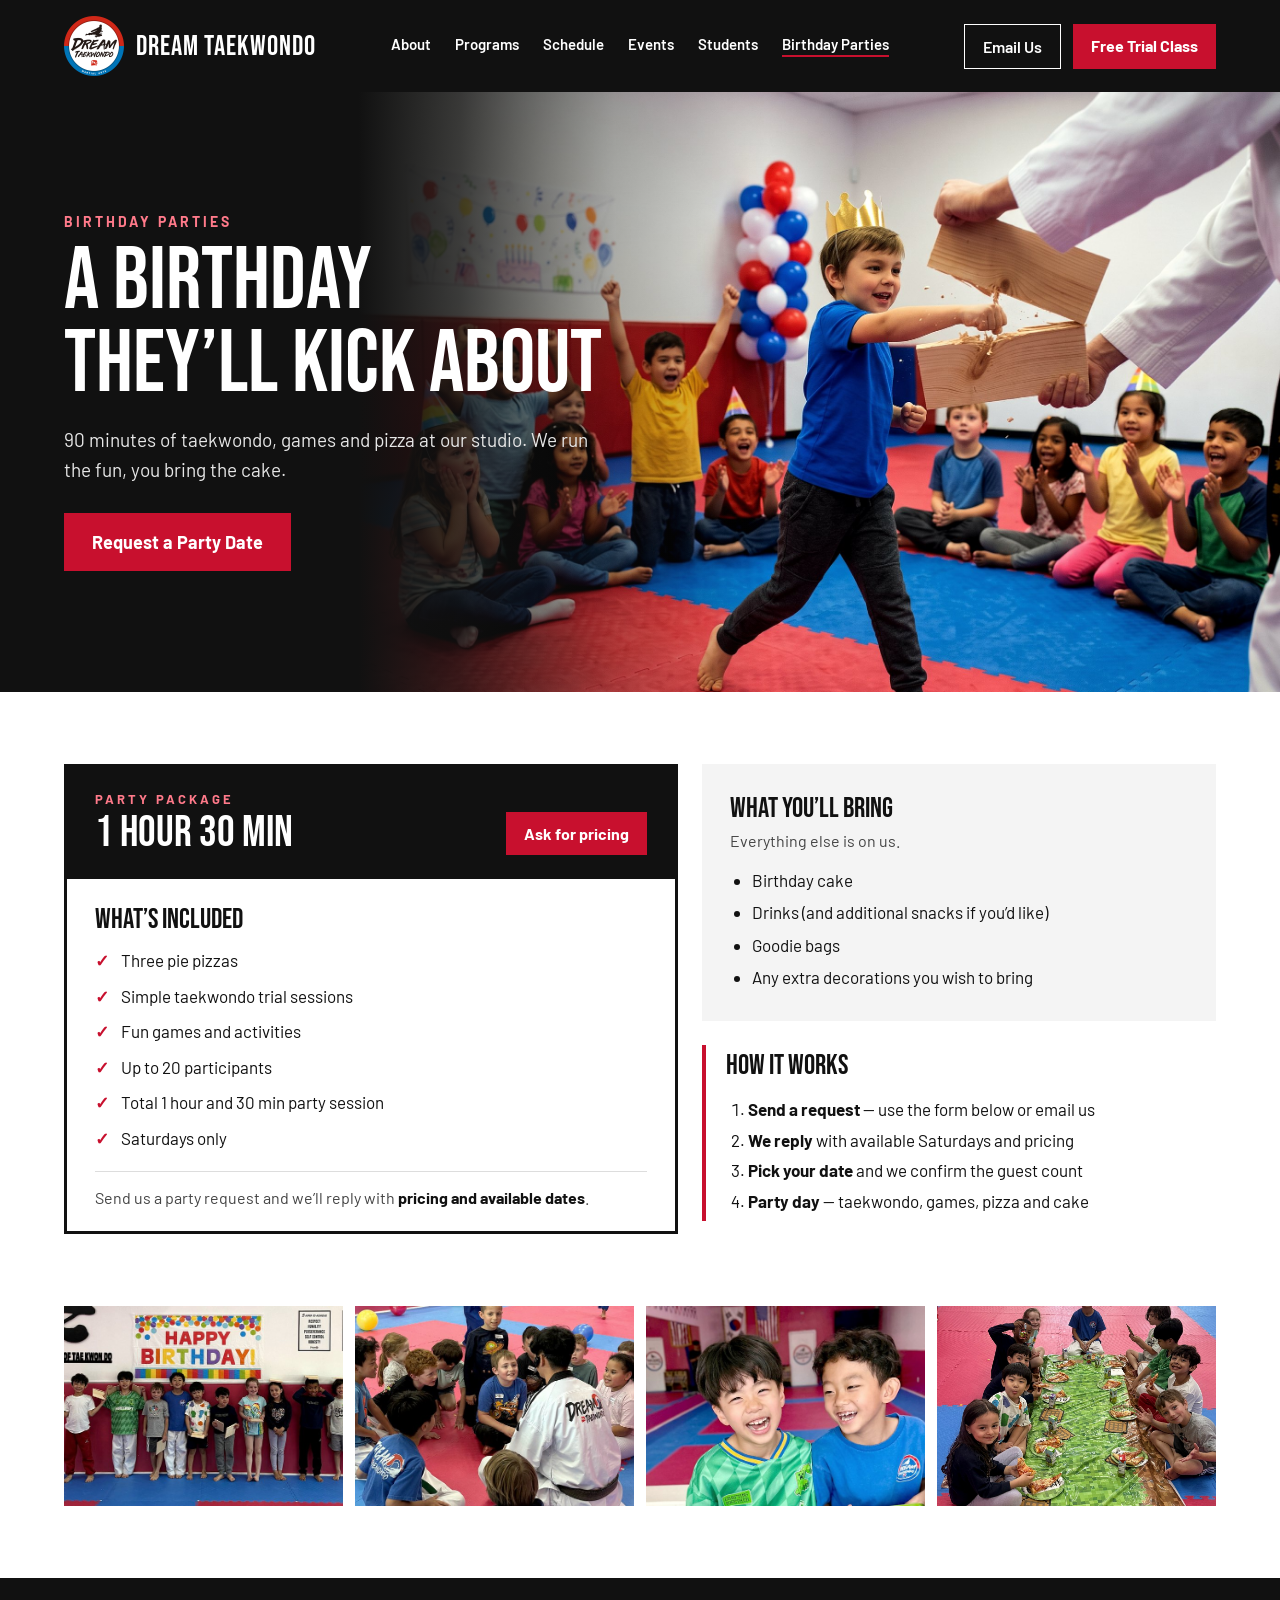
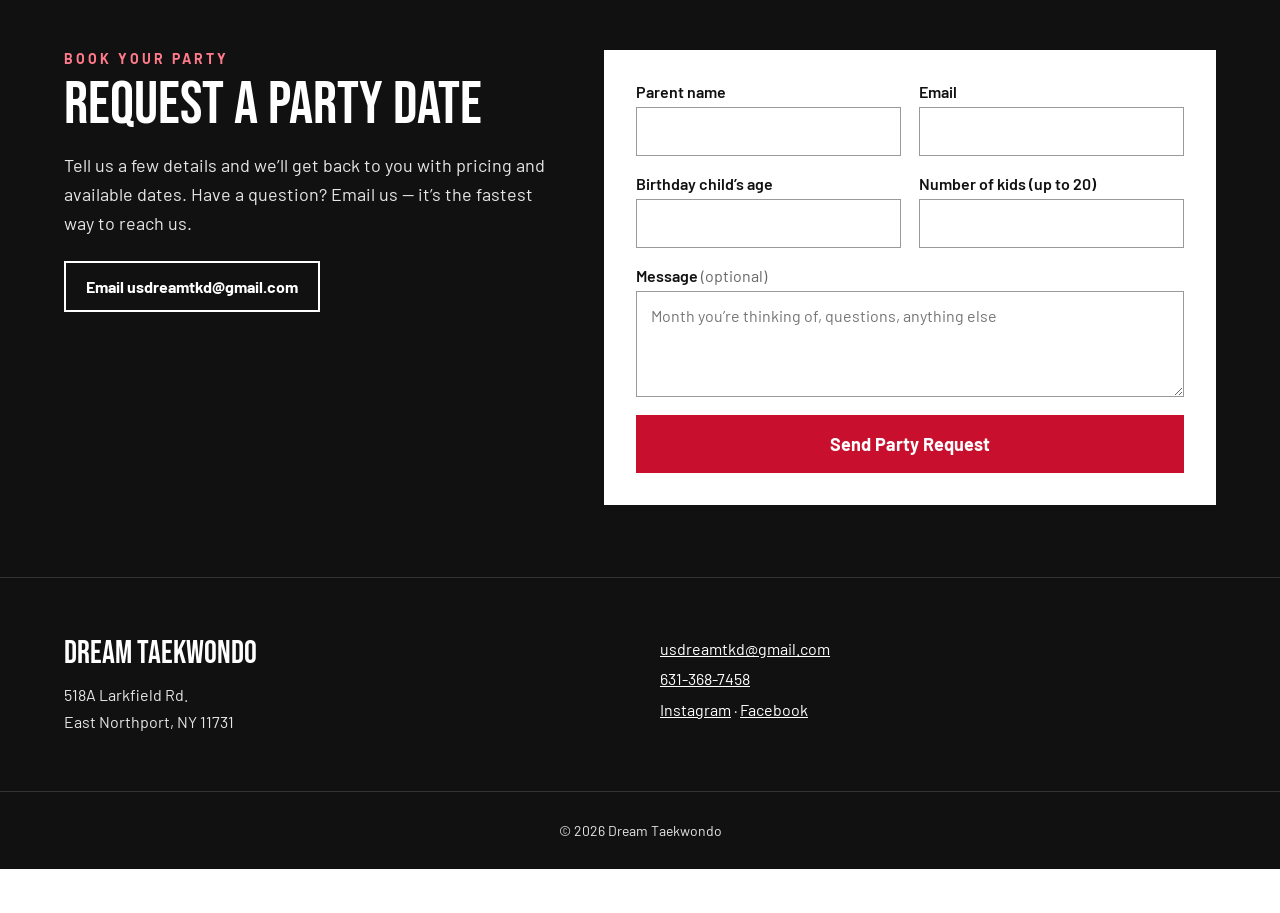
<file: birthday-party/index.html>
<!doctype html><html lang="en"><head><meta charset="utf-8"><title>Redirecting…</title><link rel="canonical" href="/parties.html"><meta http-equiv="refresh" content="0; url=/parties.html"><meta name="robots" content="noindex"></head><body><a href="/parties.html">Continue to Dream Taekwondo</a></body></html>
</file>
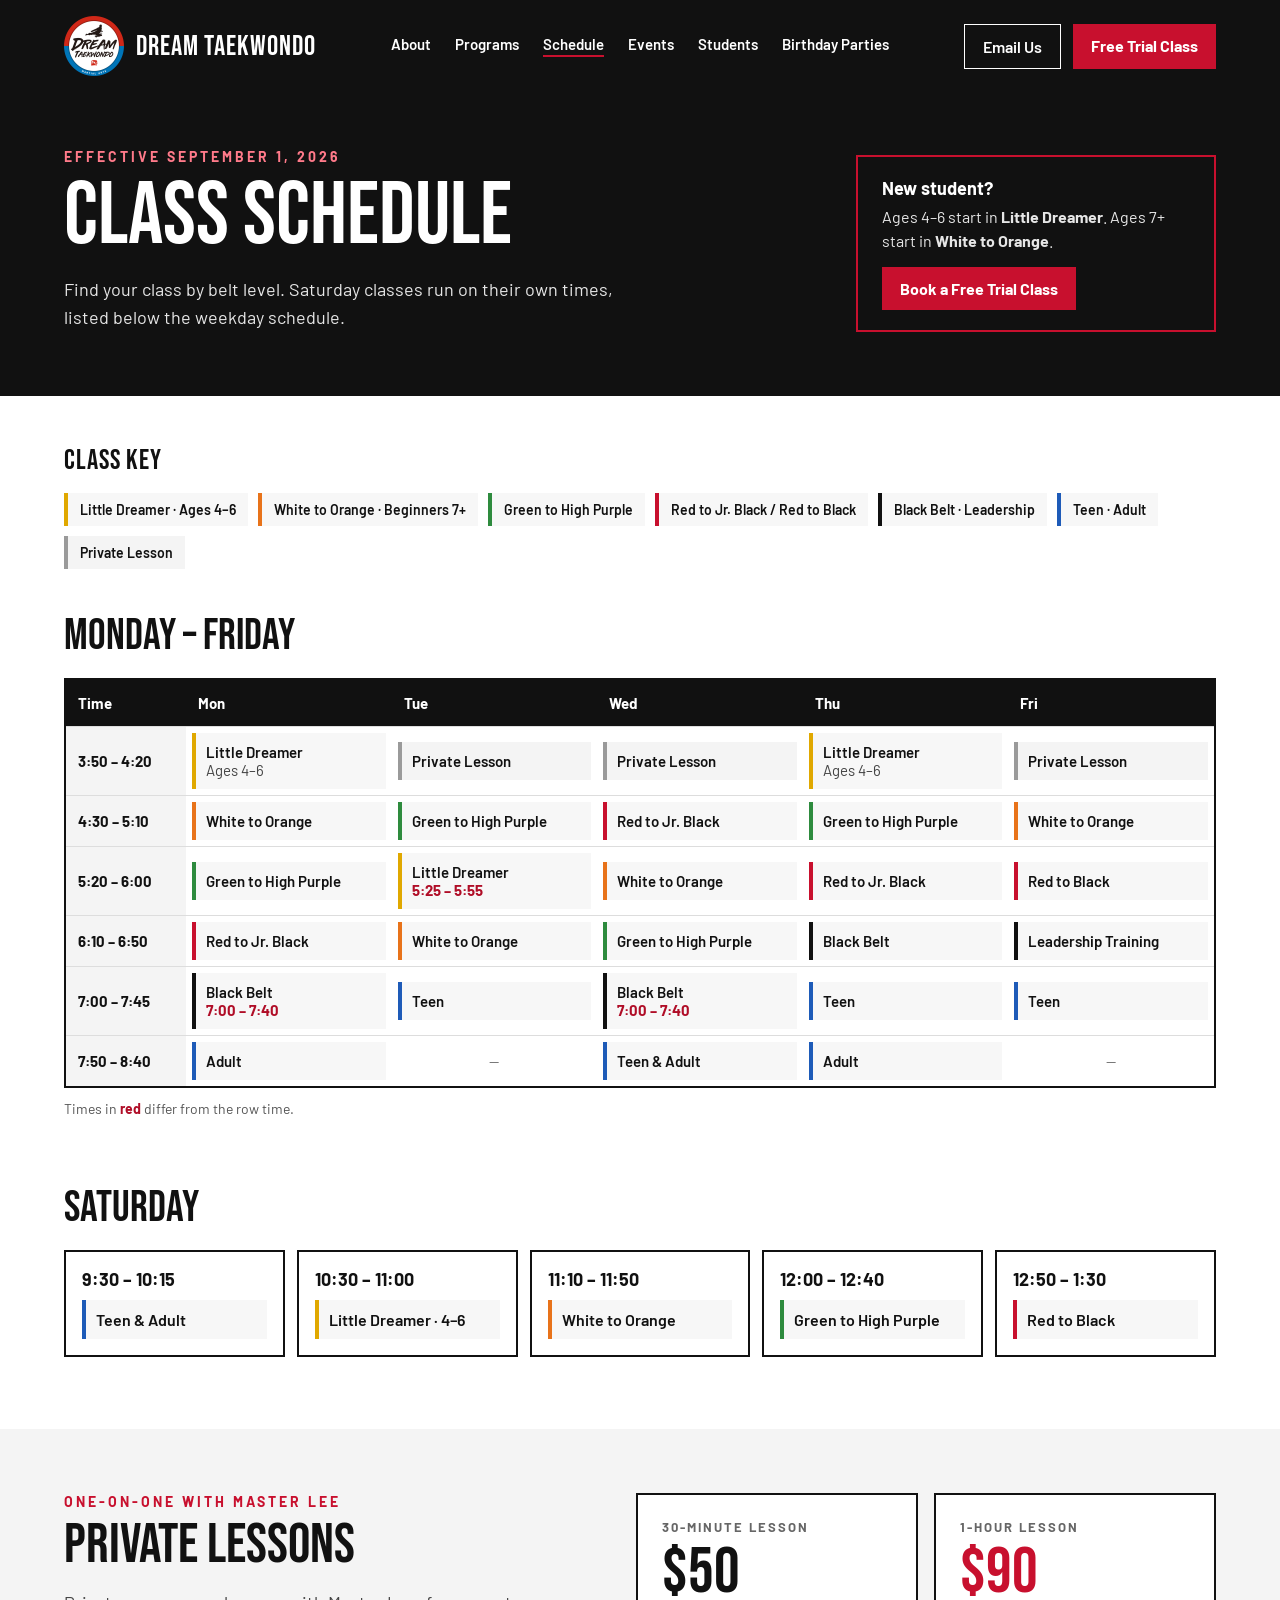
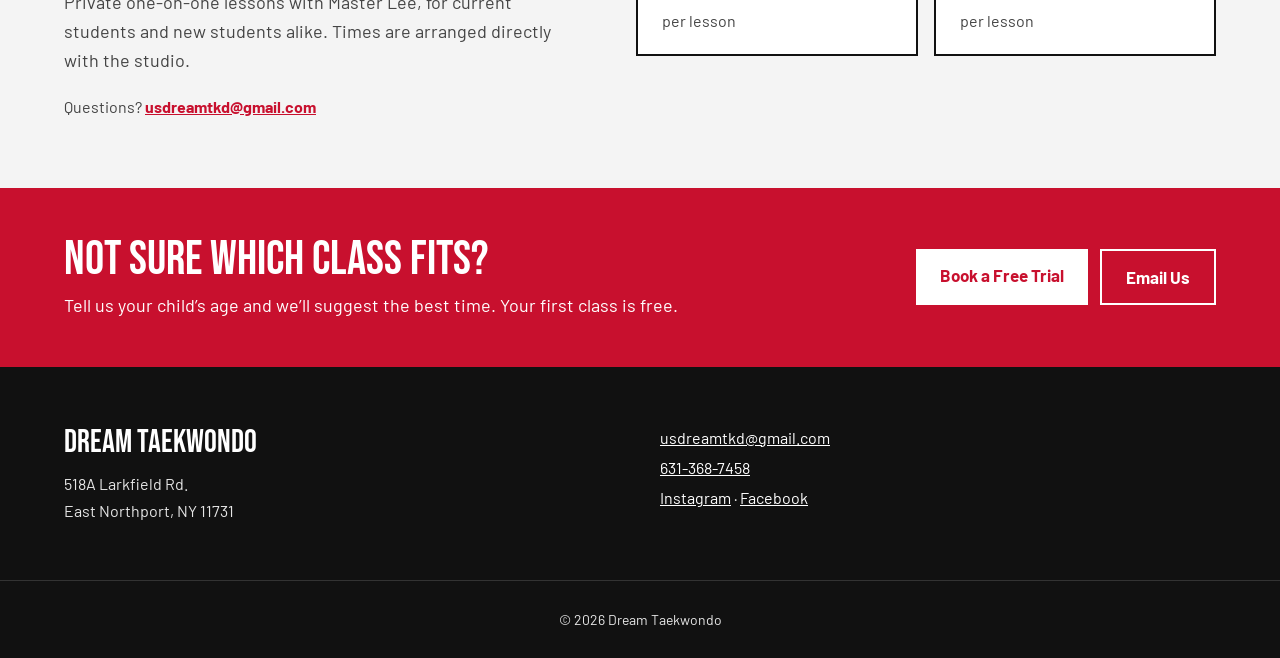
<file: class-schedule/index.html>
<!doctype html><html lang="en"><head><meta charset="utf-8"><title>Redirecting…</title><link rel="canonical" href="/schedule.html"><meta http-equiv="refresh" content="0; url=/schedule.html"><meta name="robots" content="noindex"></head><body><a href="/schedule.html">Continue to Dream Taekwondo</a></body></html>
</file>
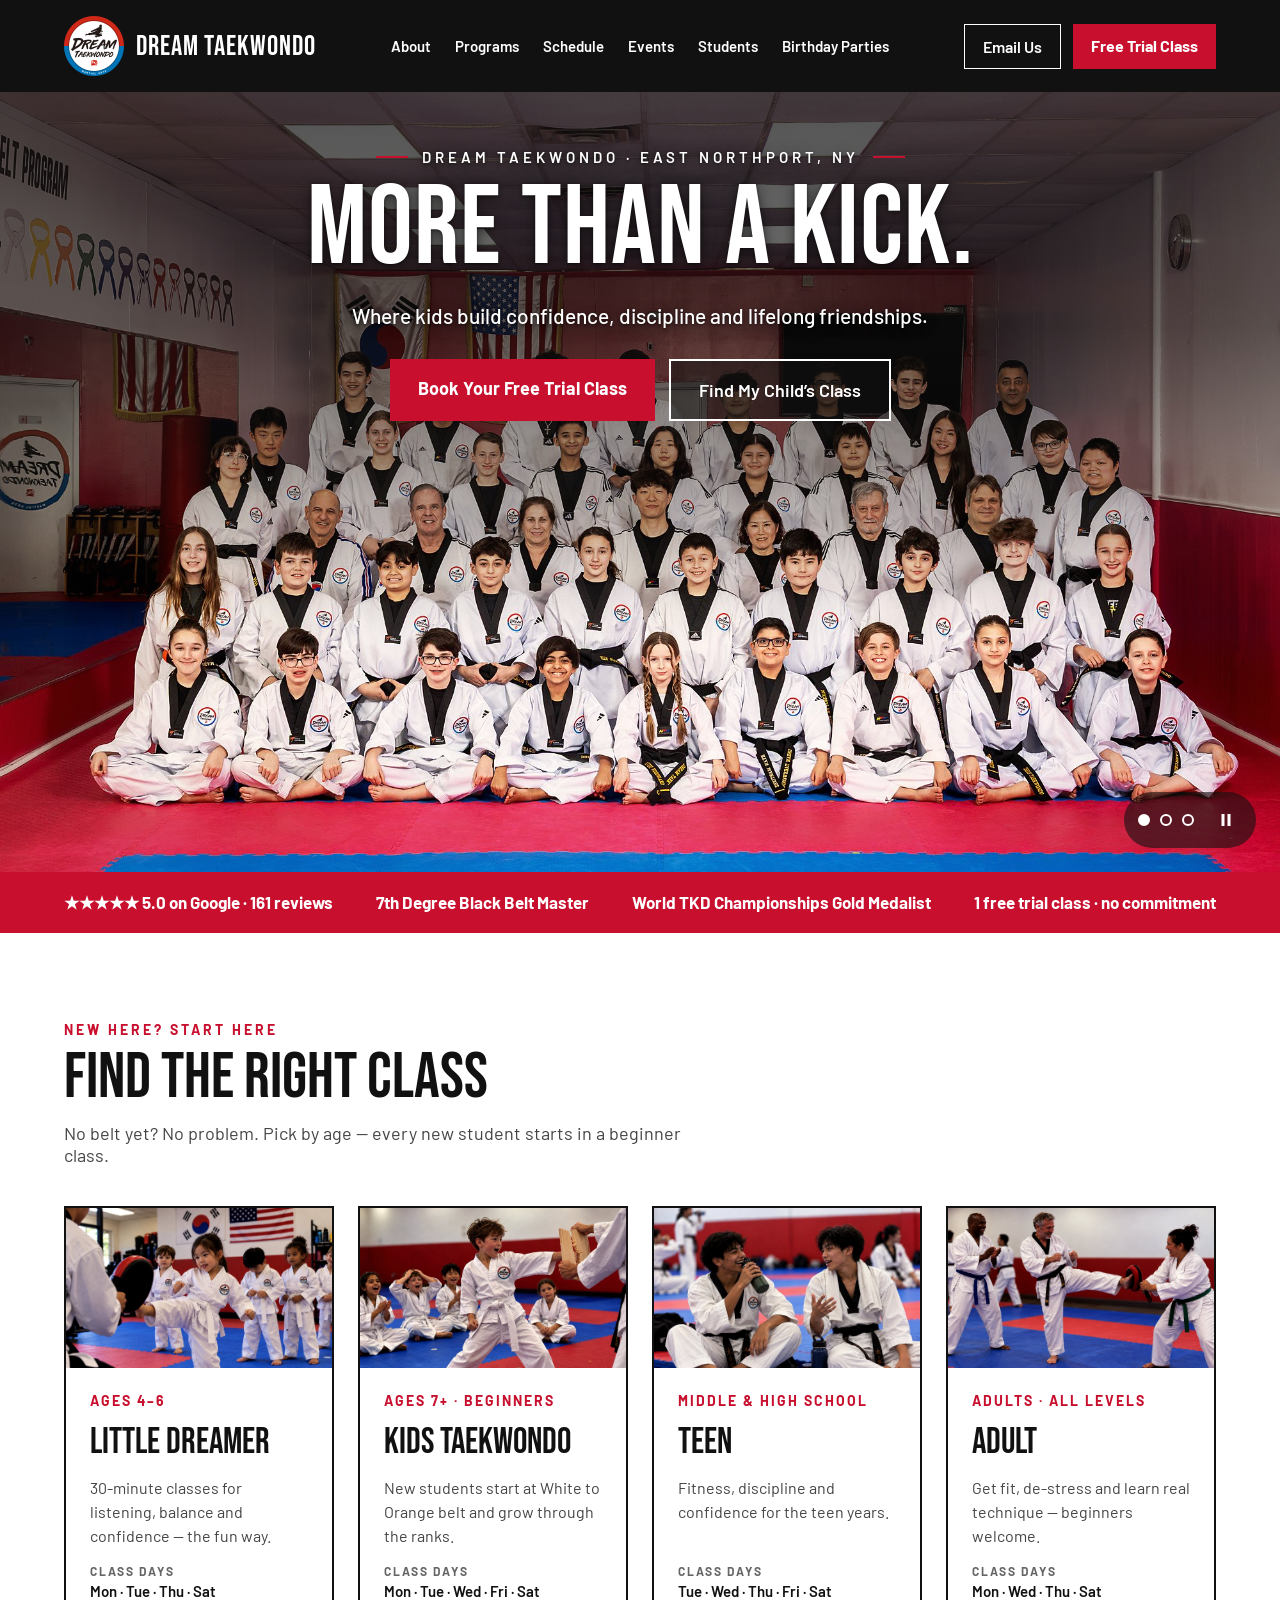
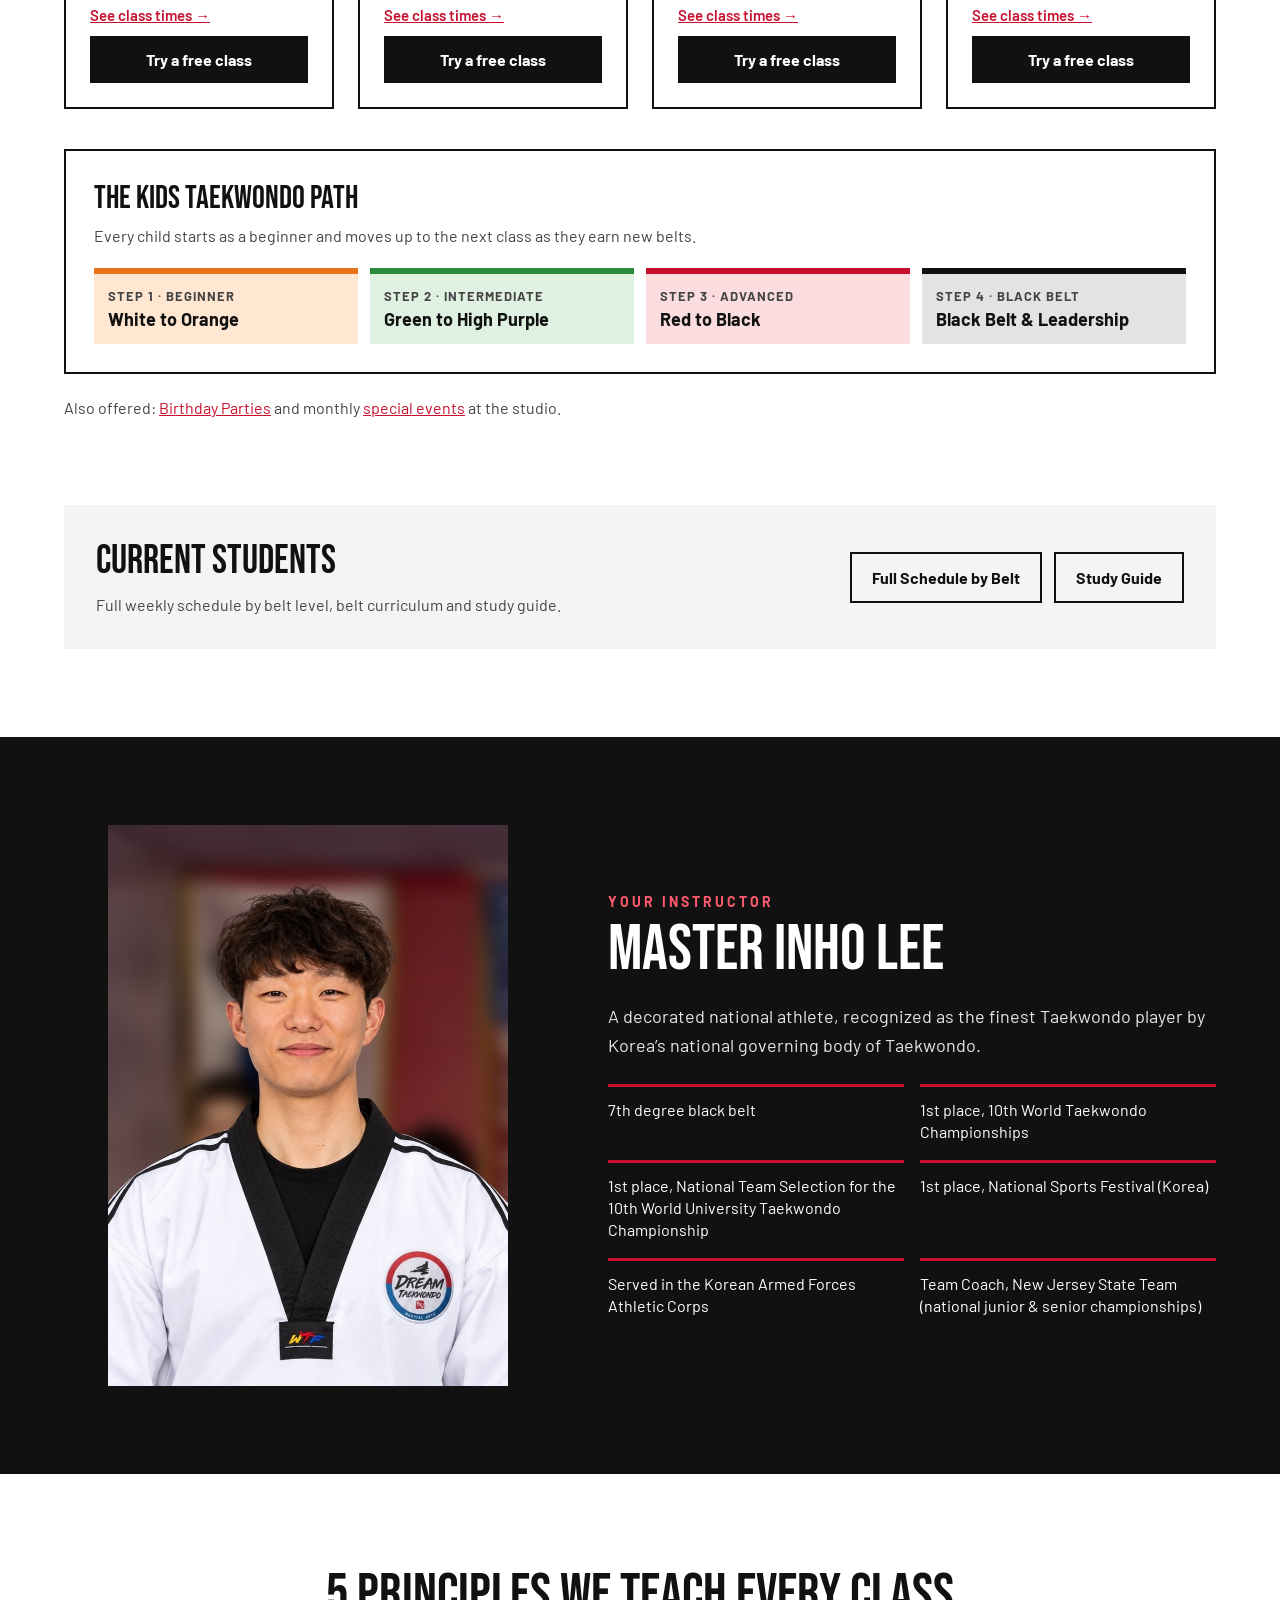
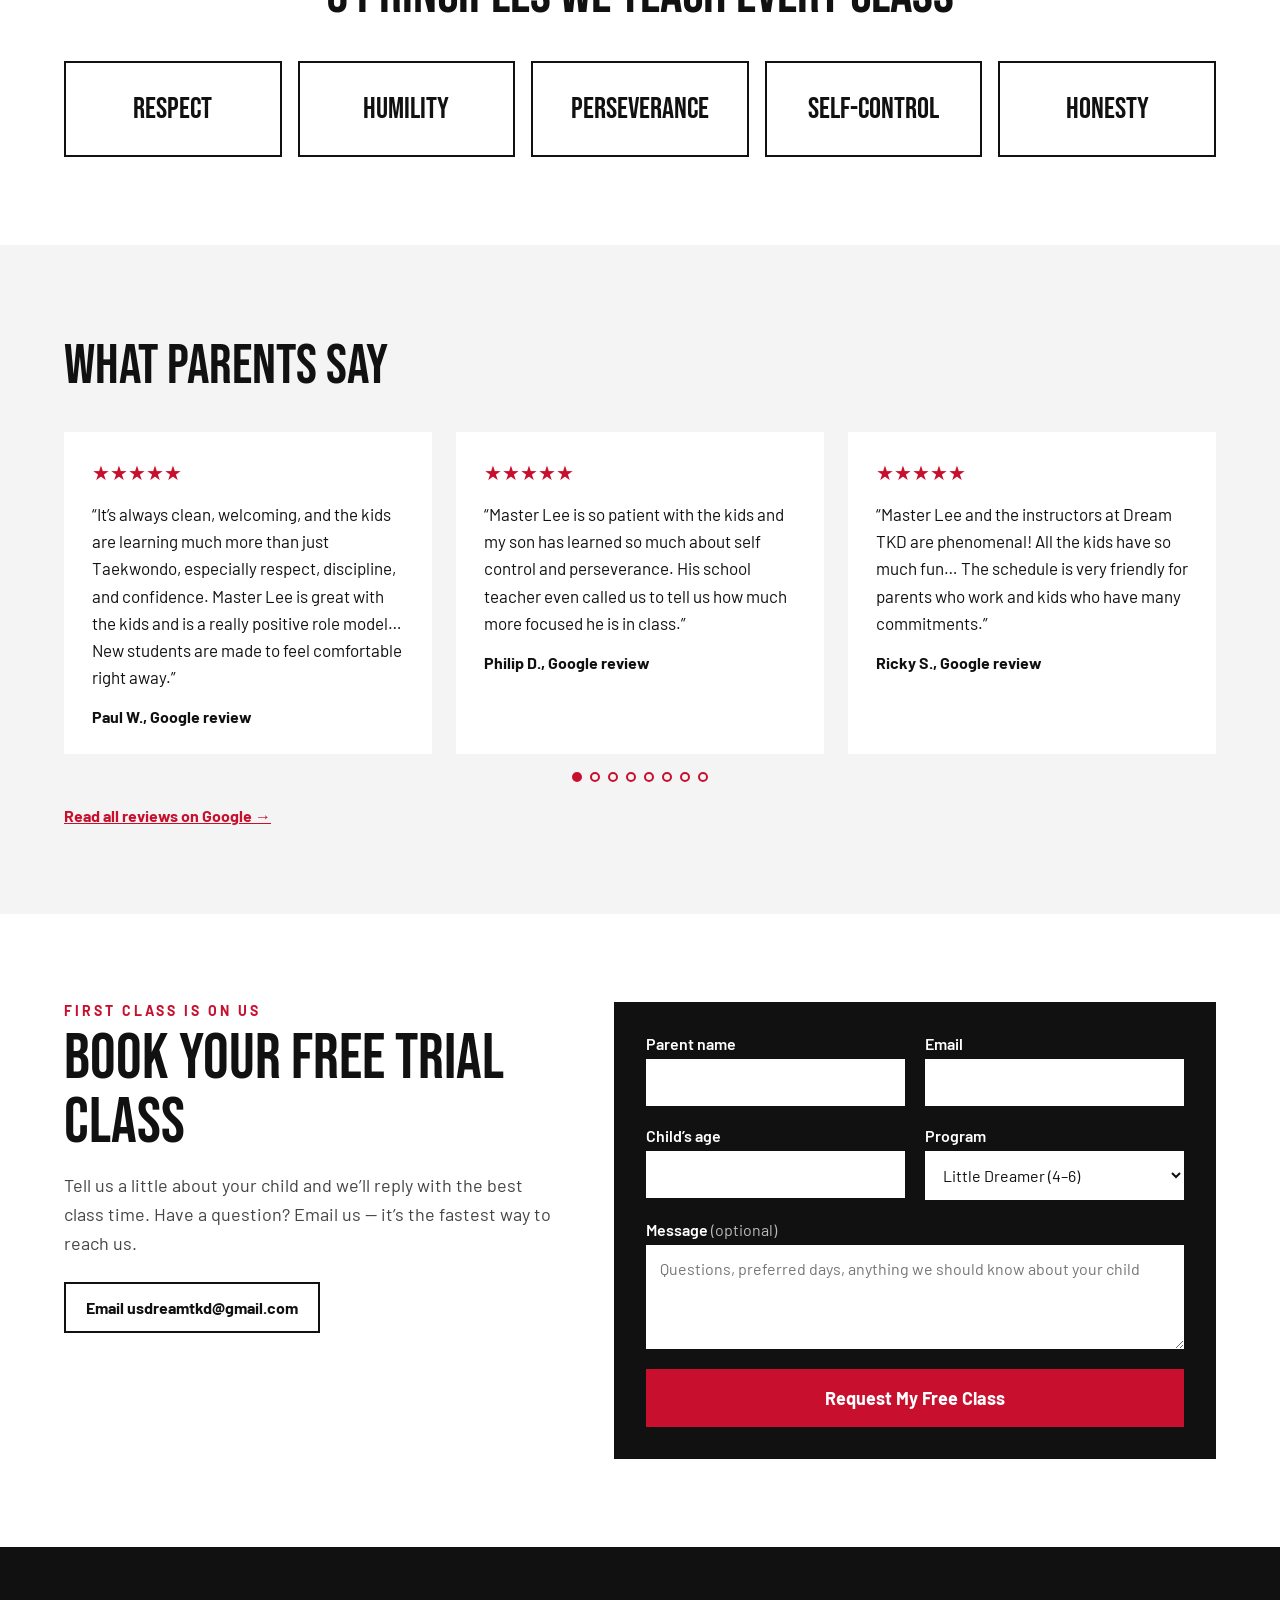
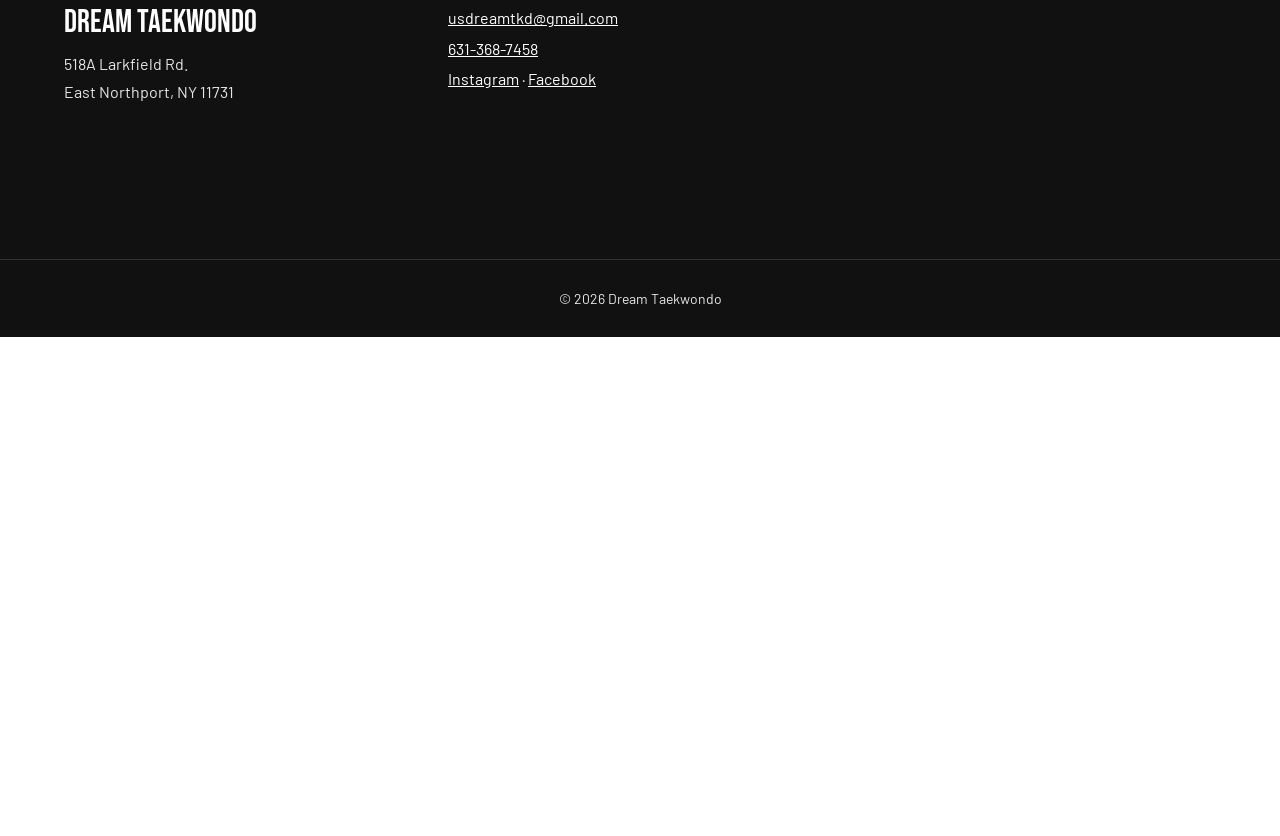
<file: contact-3/index.html>
<!doctype html><html lang="en"><head><meta charset="utf-8"><title>Redirecting…</title><link rel="canonical" href="/index.html#trial"><meta http-equiv="refresh" content="0; url=/index.html#trial"><meta name="robots" content="noindex"></head><body><a href="/index.html#trial">Continue to Dream Taekwondo</a></body></html>
</file>
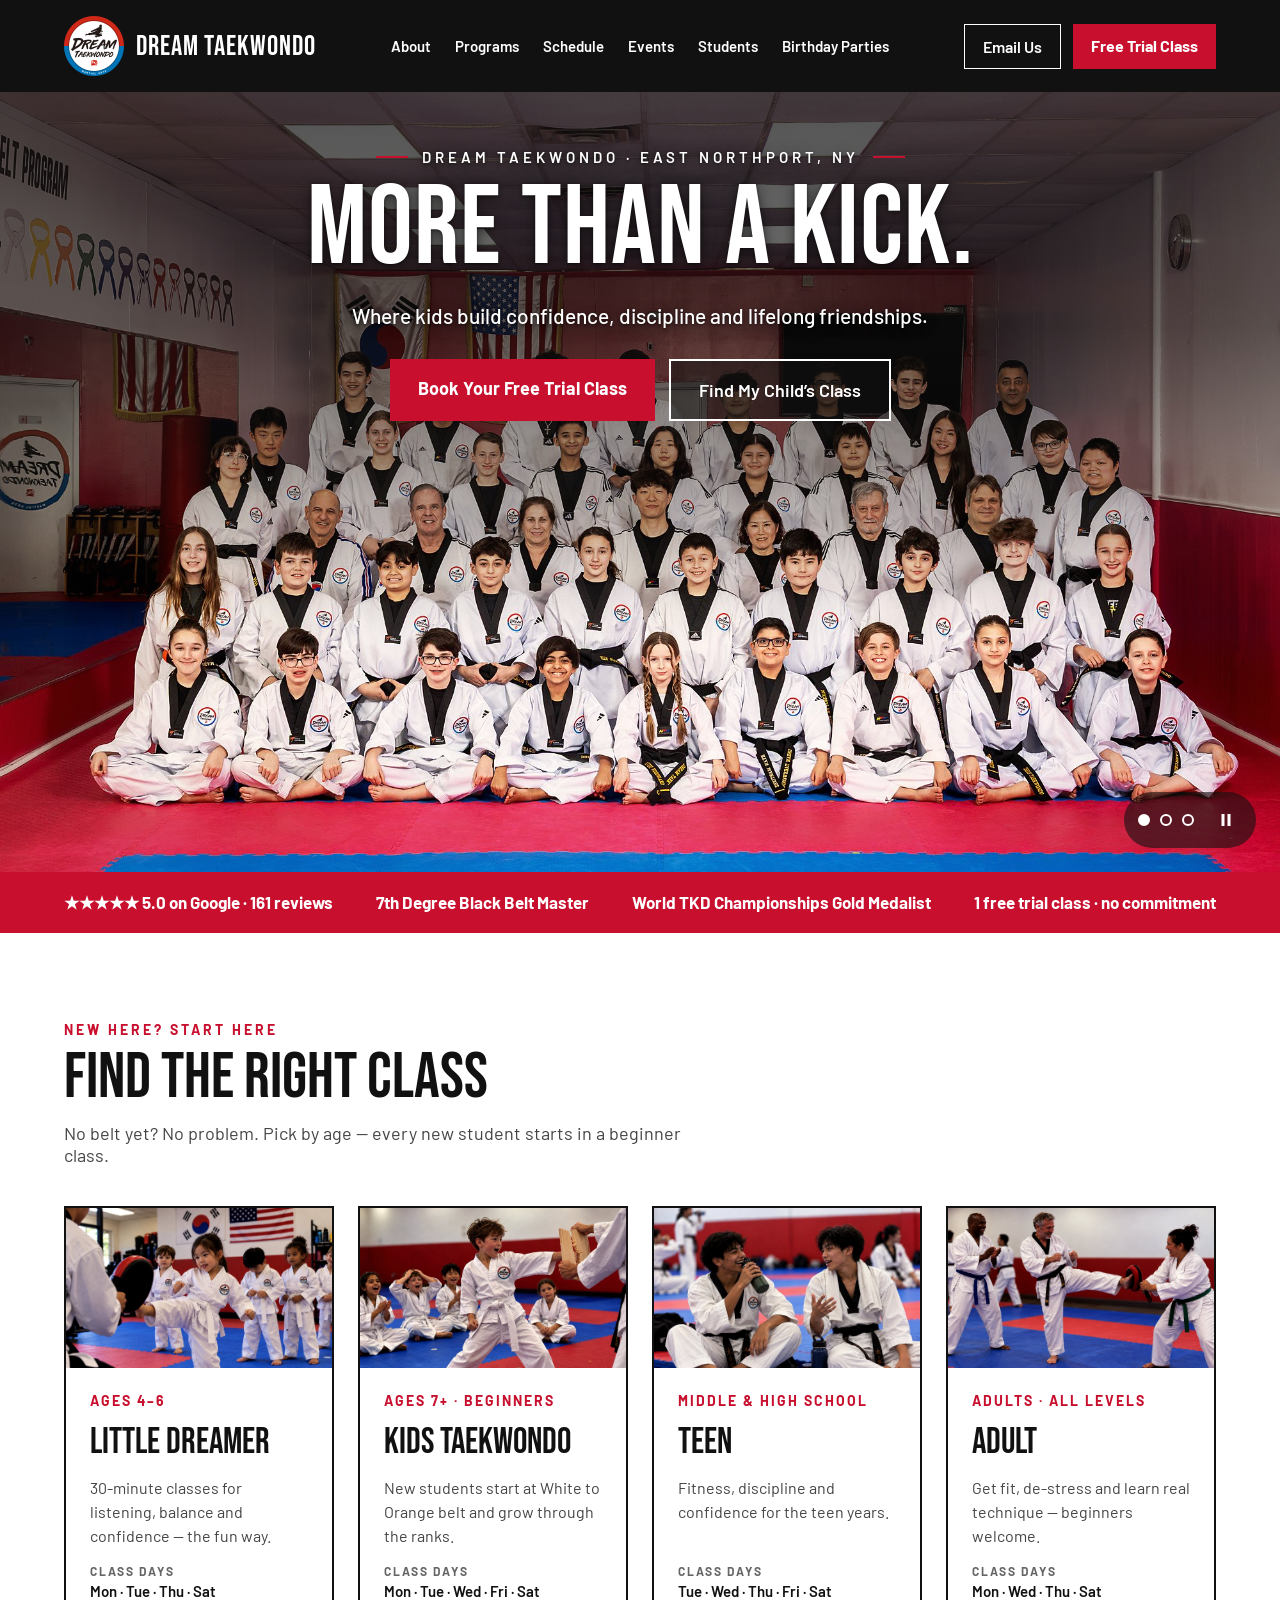
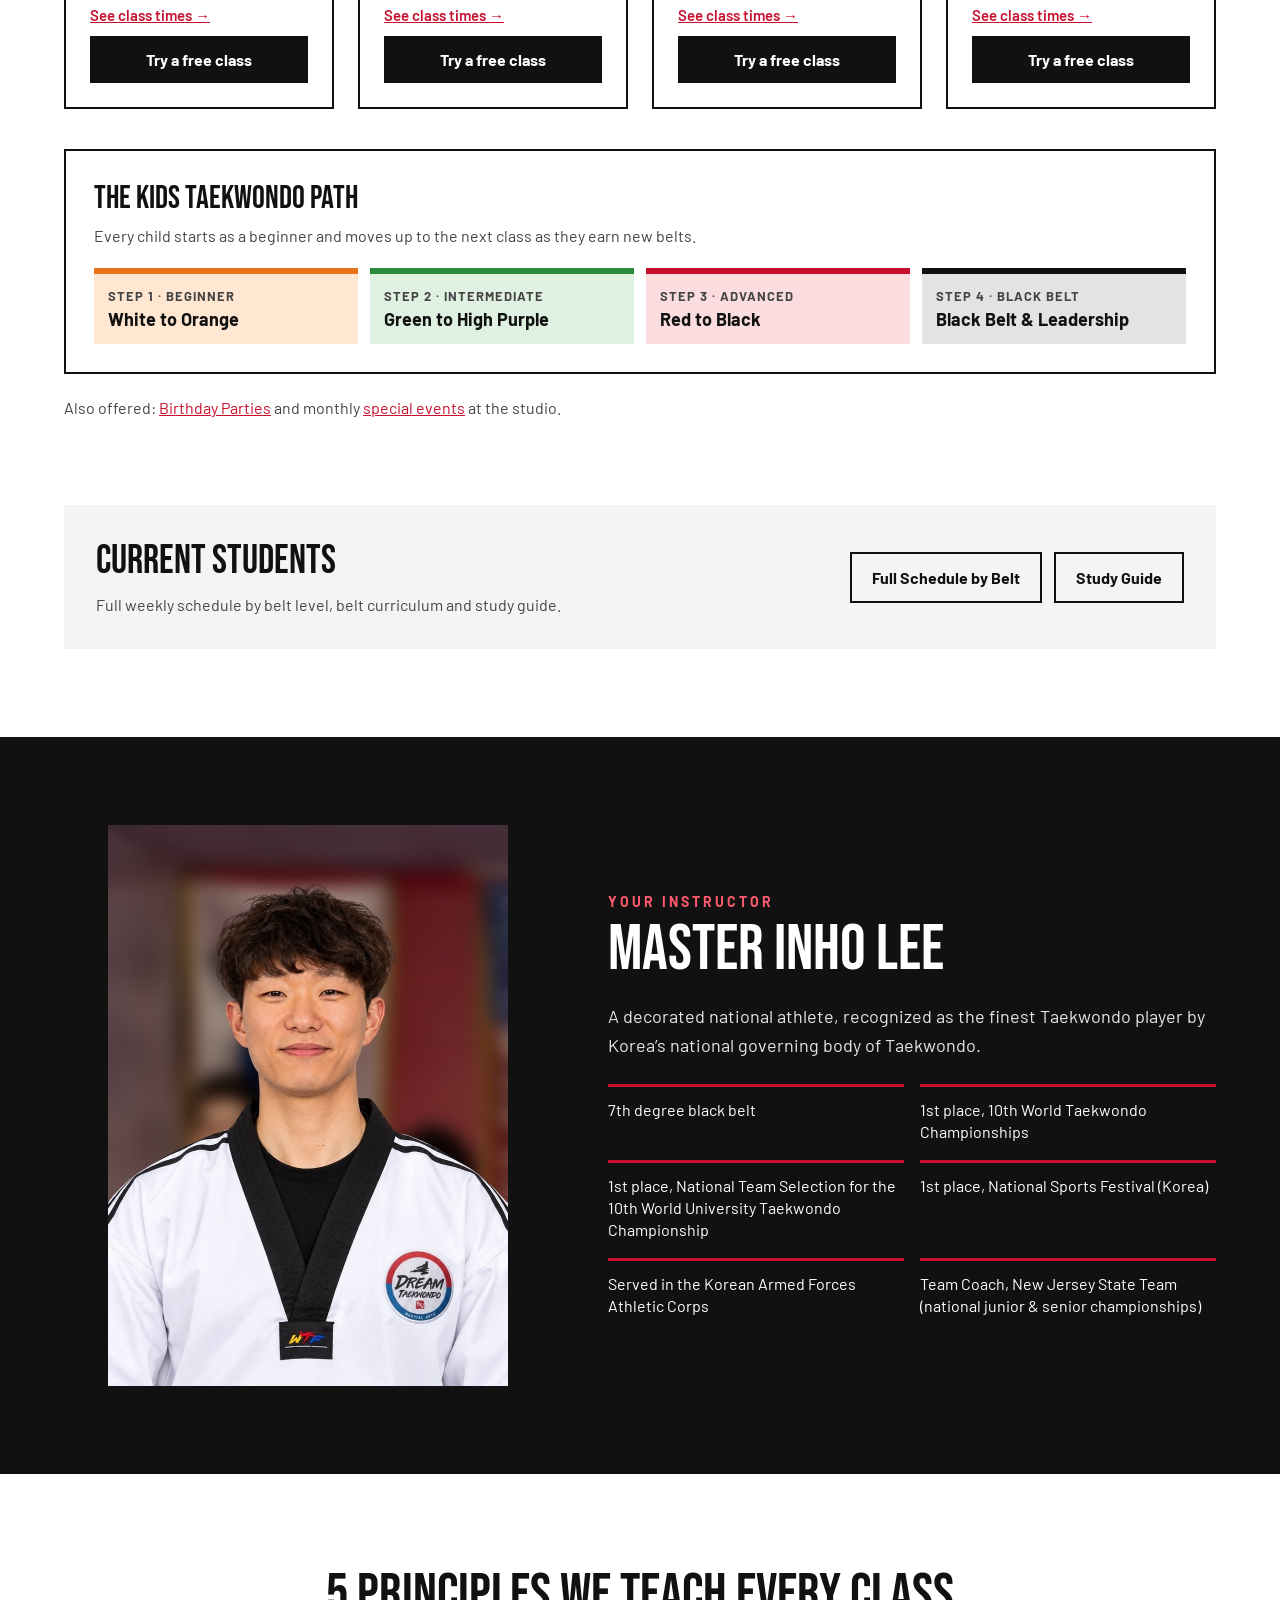
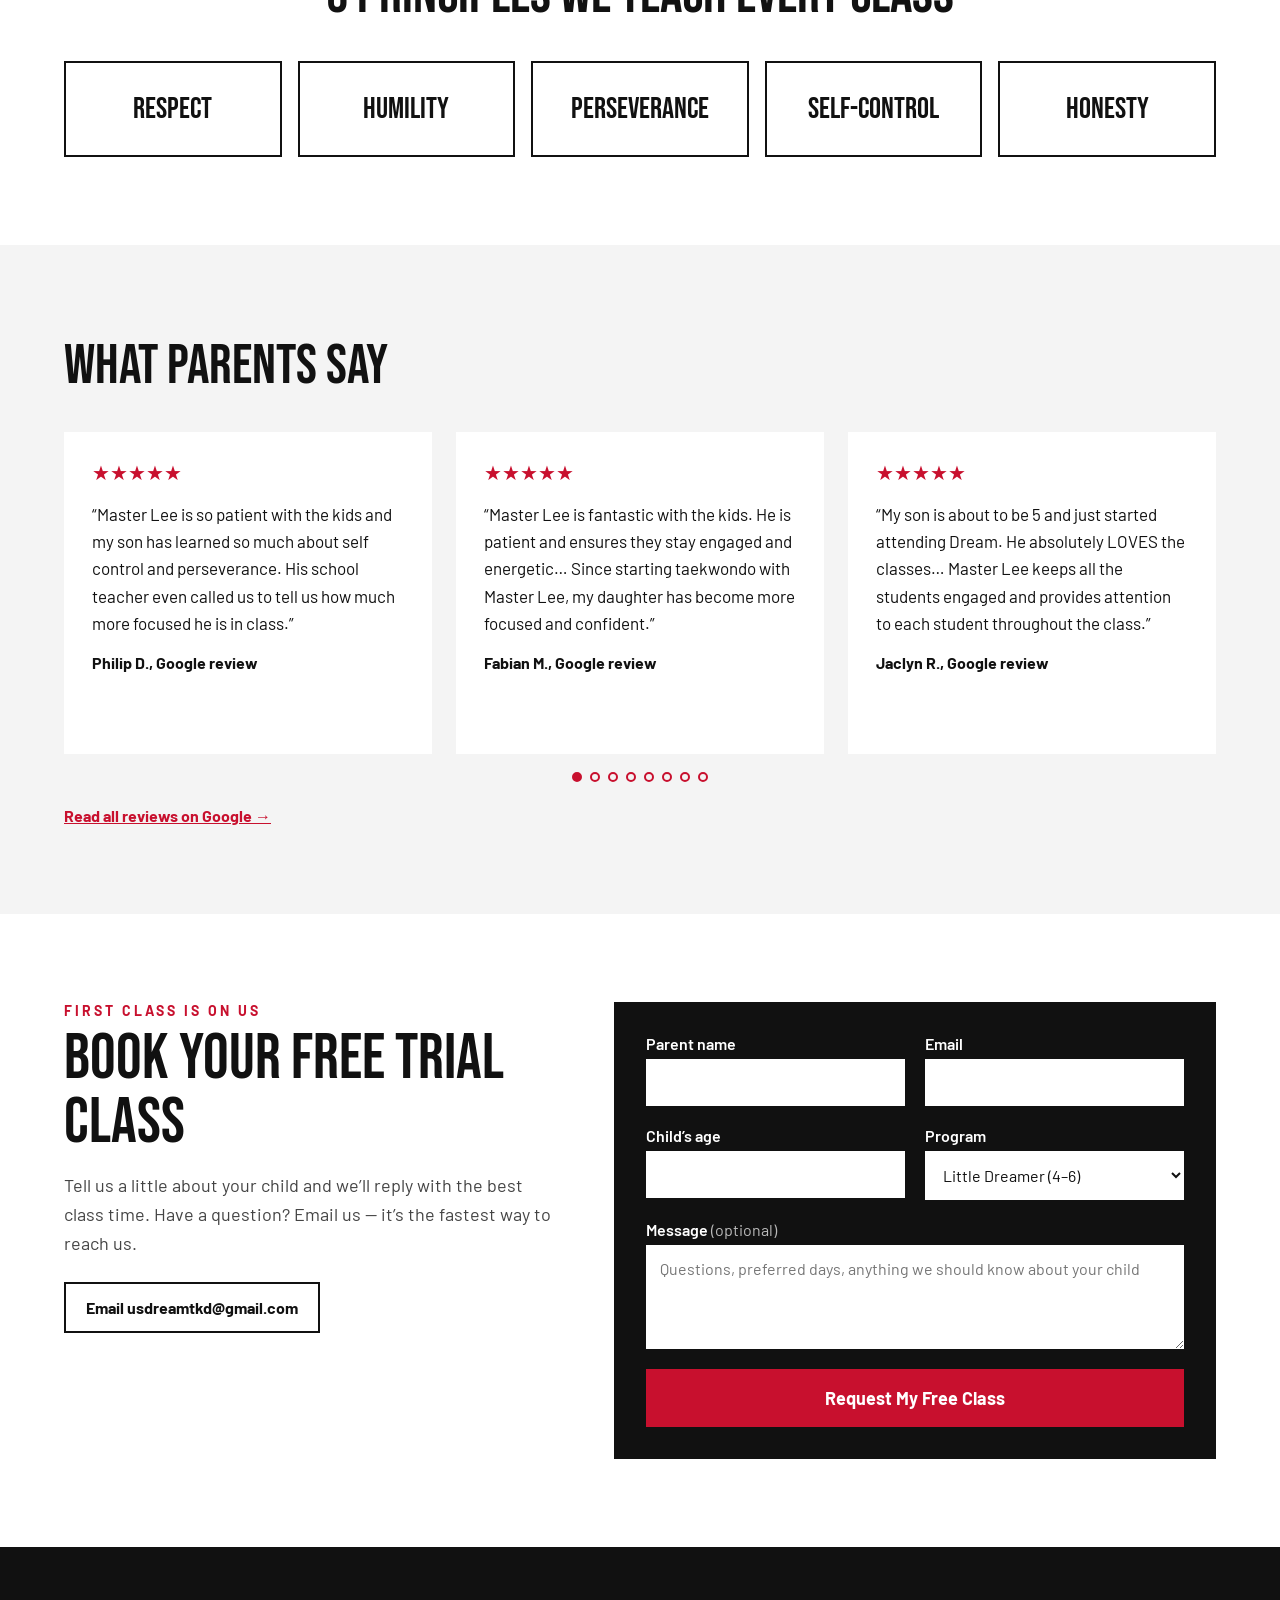
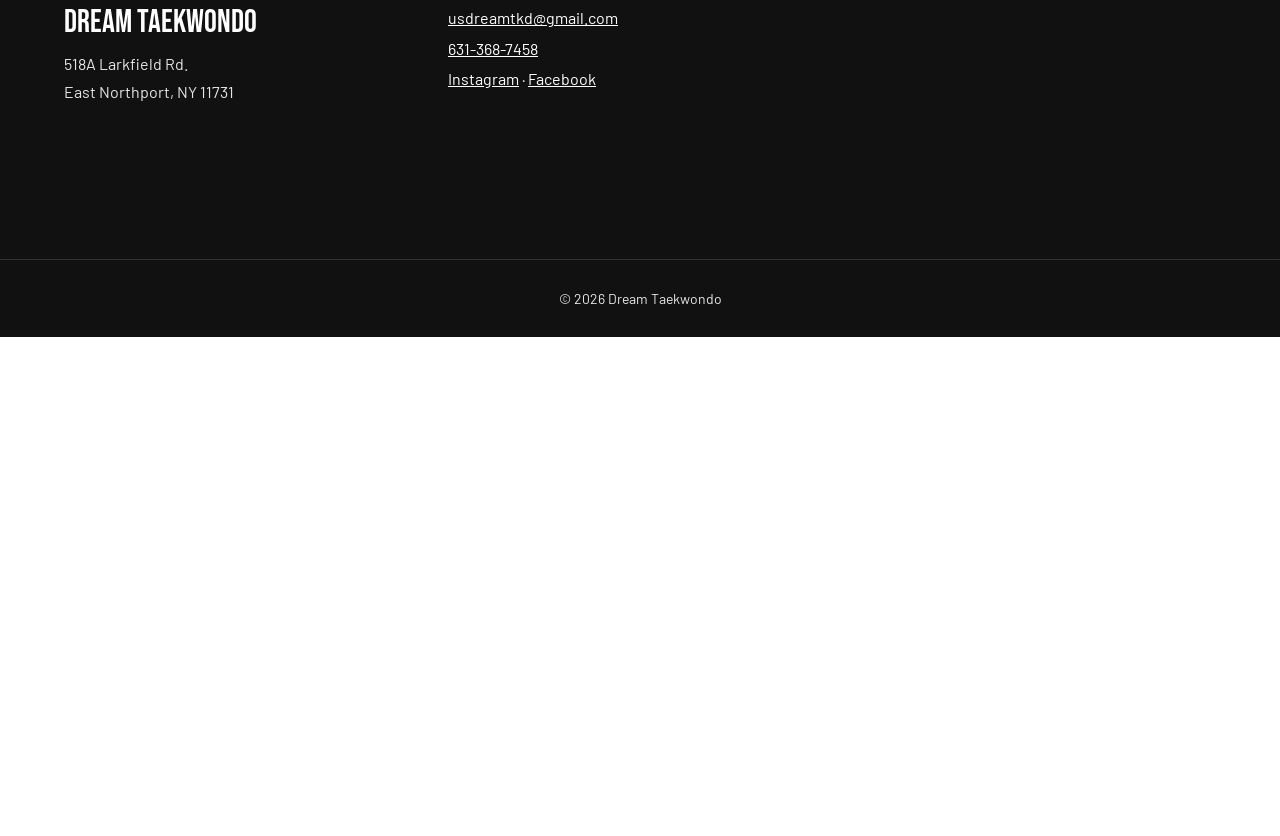
<file: photo-albums/index.html>
<!doctype html><html lang="en"><head><meta charset="utf-8"><title>Redirecting…</title><link rel="canonical" href="/index.html"><meta http-equiv="refresh" content="0; url=/index.html"><meta name="robots" content="noindex"></head><body><a href="/index.html">Continue to Dream Taekwondo</a></body></html>
</file>
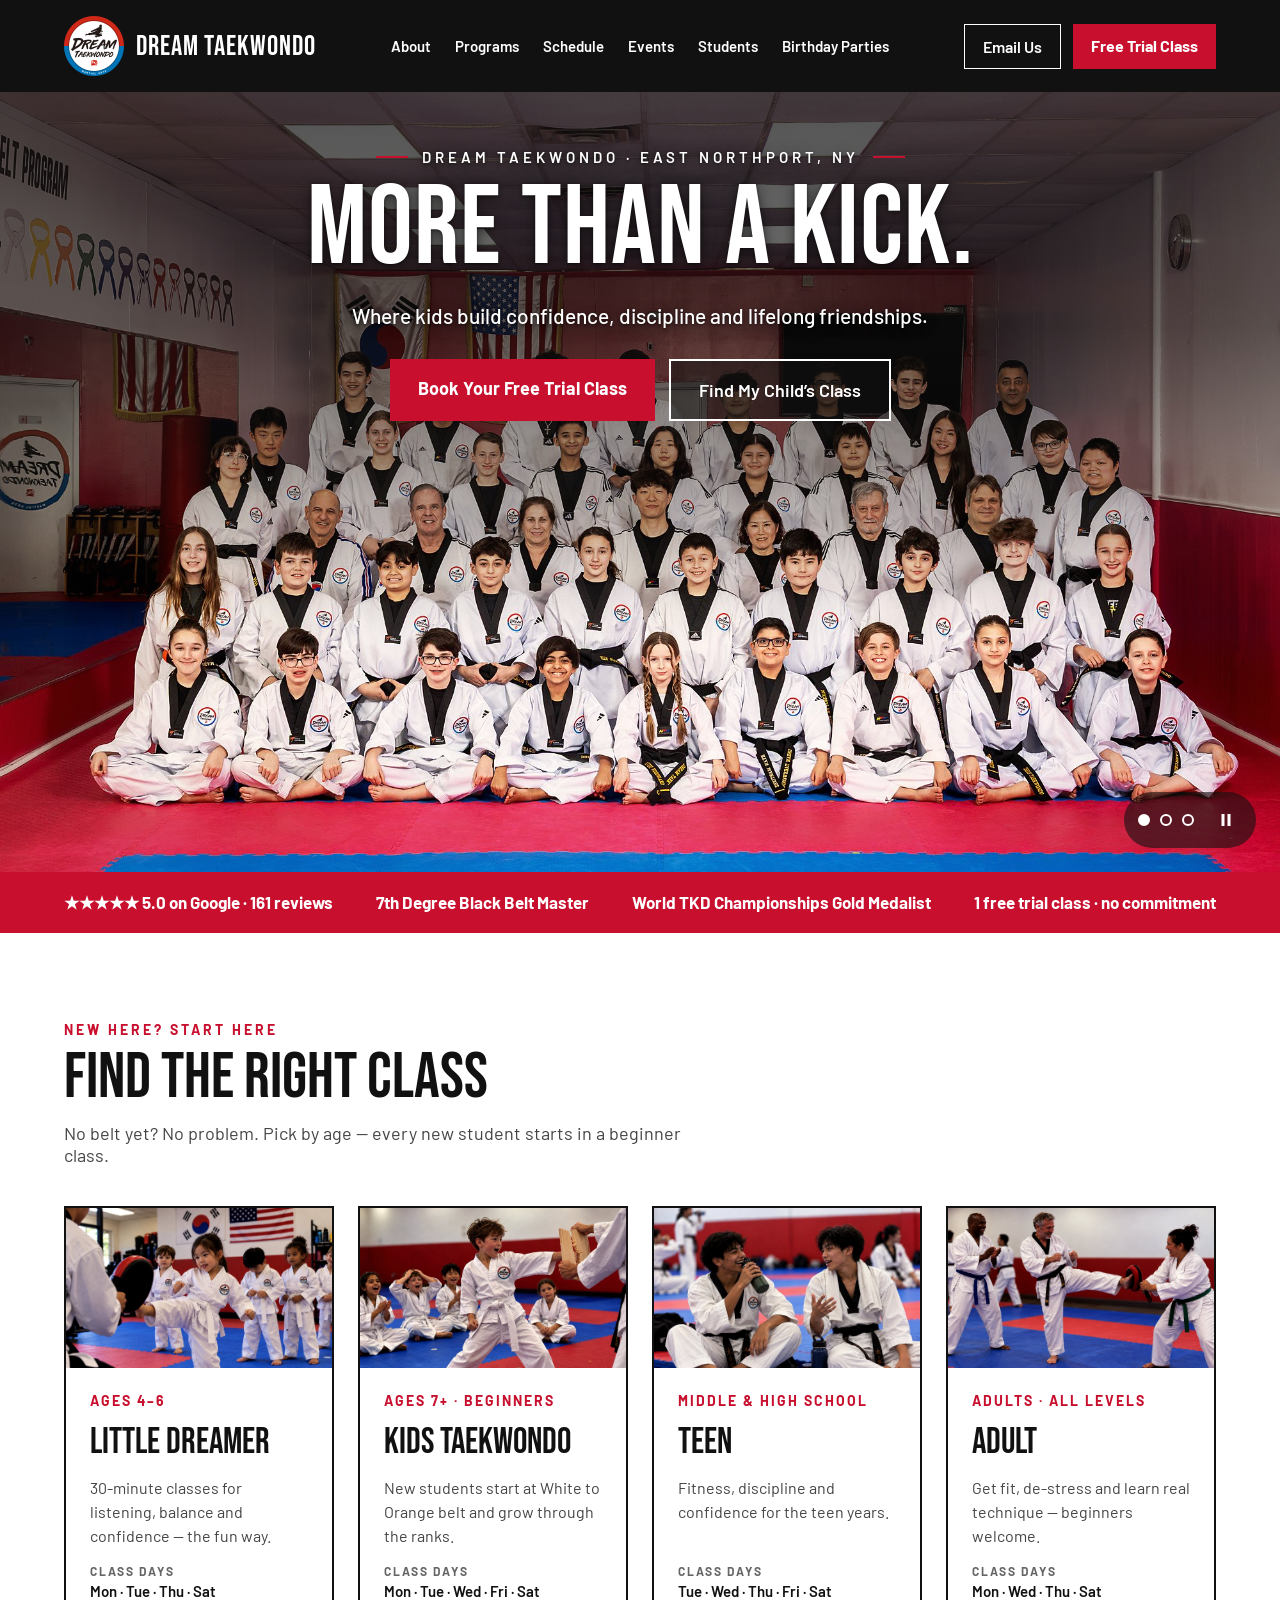
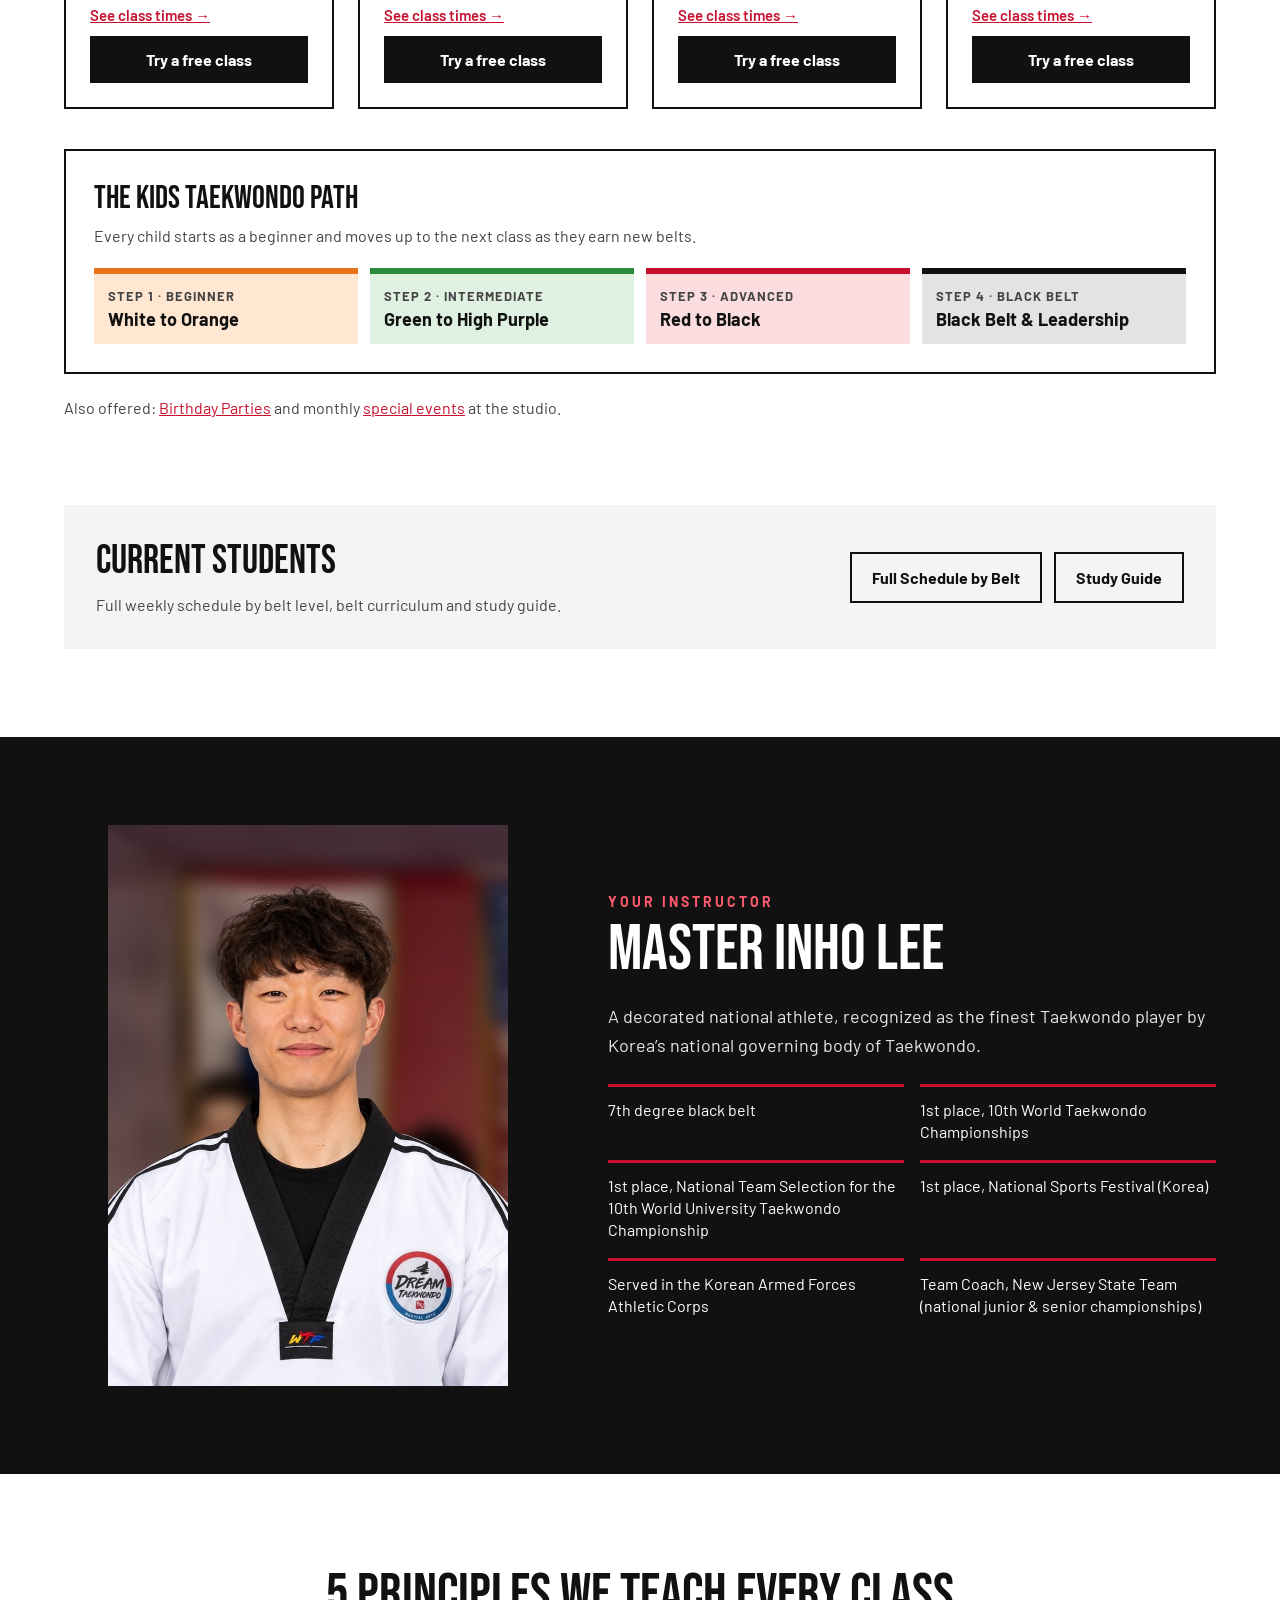
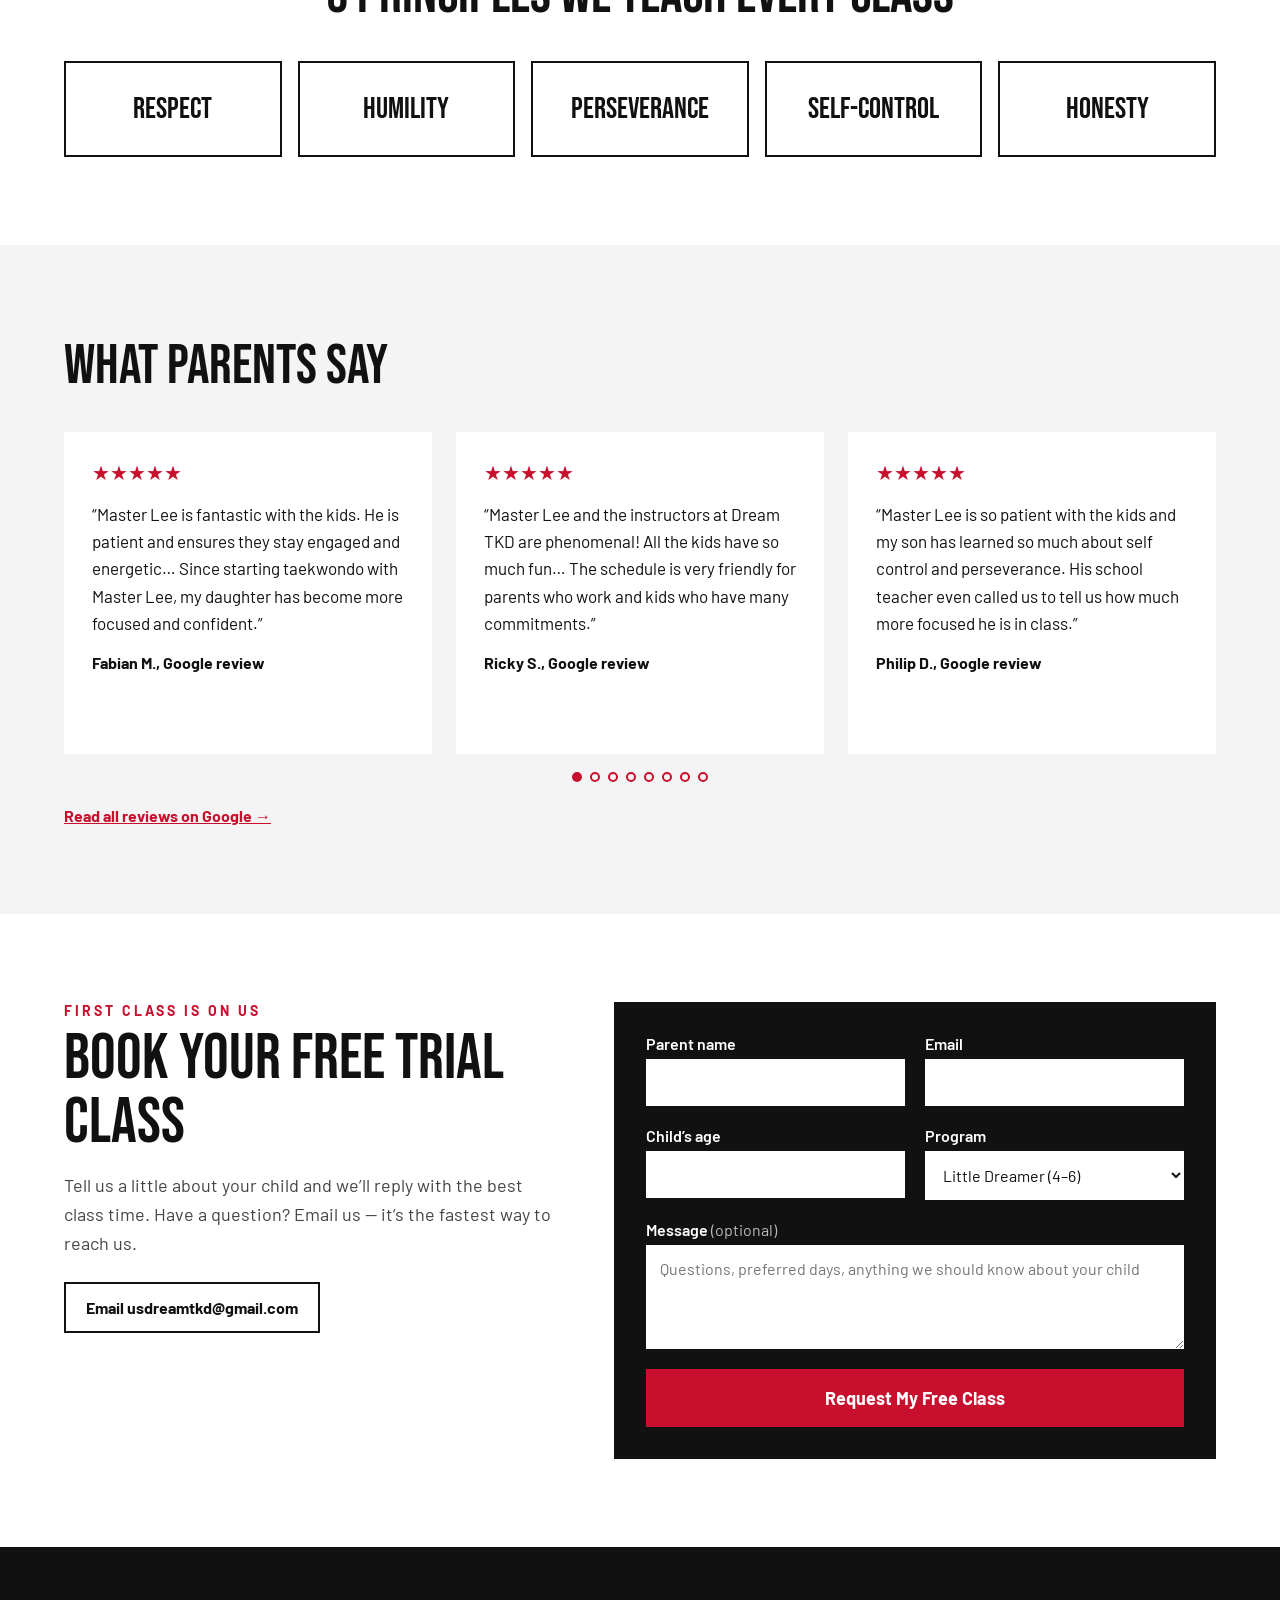
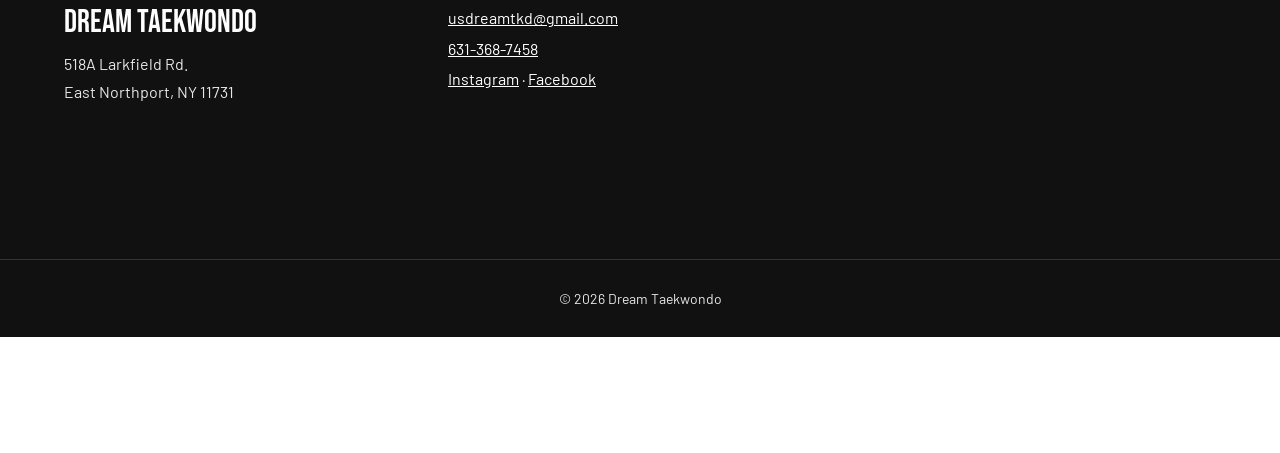
<file: program/index.html>
<!doctype html><html lang="en"><head><meta charset="utf-8"><title>Redirecting…</title><link rel="canonical" href="/index.html#programs"><meta http-equiv="refresh" content="0; url=/index.html#programs"><meta name="robots" content="noindex"></head><body><a href="/index.html#programs">Continue to Dream Taekwondo</a></body></html>
</file>
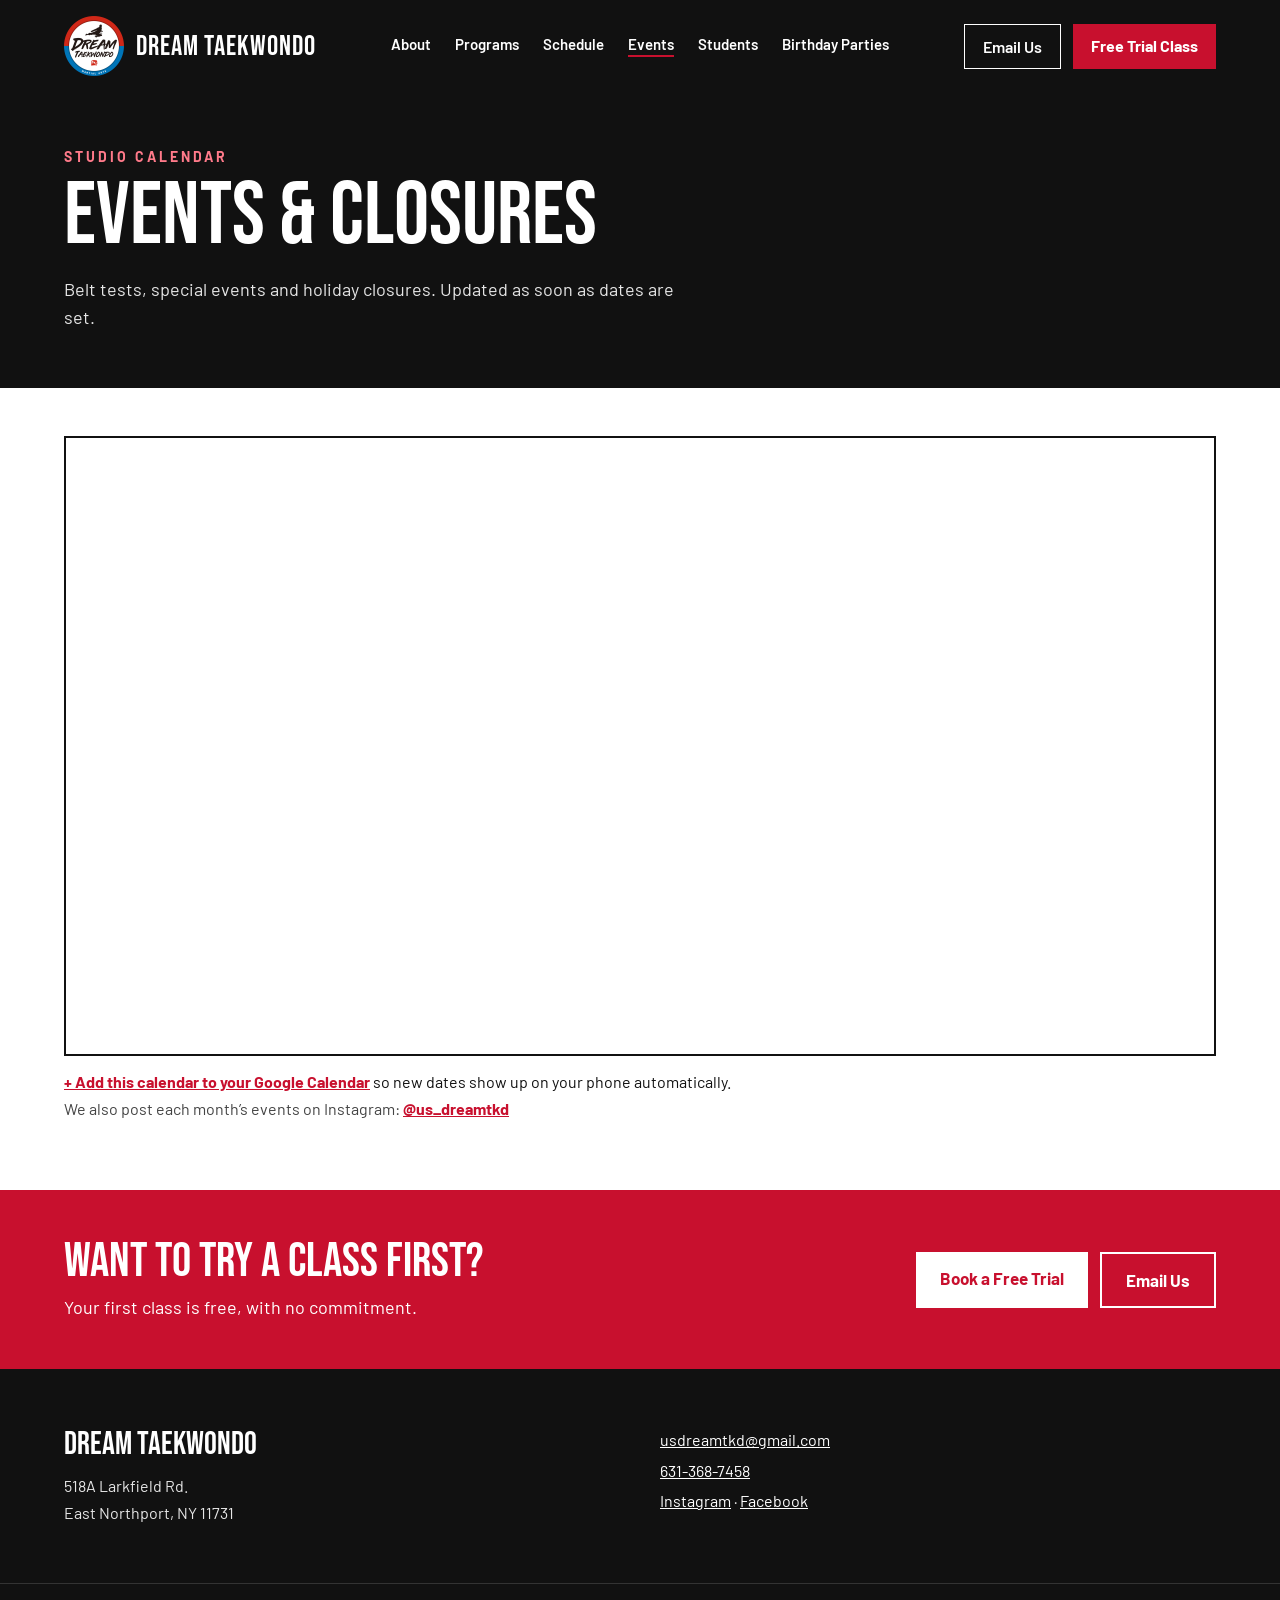
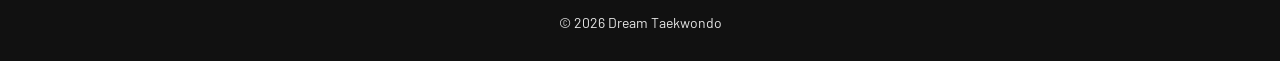
<file: events.html>
<!doctype html>
<html lang="en">
<head>
<meta charset="utf-8">
<!-- Google Analytics -->
<script async src="https://www.googletagmanager.com/gtag/js?id=G-QPGLDK92RG"></script>
<script>window.dataLayer=window.dataLayer||[];function gtag(){dataLayer.push(arguments);}gtag('js',new Date());gtag('config','G-QPGLDK92RG');</script>
<meta name="viewport" content="width=device-width, initial-scale=1">
<title>Events &amp; Closures | Dream Taekwondo East Northport</title>
<meta name="description" content="Belt tests, special events and holiday closures at Dream Taekwondo, East Northport, NY.">
<meta property="og:title" content="Events &amp; Closures | Dream Taekwondo East Northport">
<meta property="og:description" content="Belt tests, special events and holiday closures at Dream Taekwondo, East Northport, NY.">
<meta property="og:image" content="https://www.dreamtkd.com/images/slide-blackbelt.jpg">
<link rel="icon" type="image/png" href="images/favicon.png">
<link rel="apple-touch-icon" href="images/apple-touch-icon.png">
<link rel="preconnect" href="https://fonts.googleapis.com">
<link rel="preconnect" href="https://fonts.gstatic.com" crossorigin>
<link href="https://fonts.googleapis.com/css2?family=Bebas+Neue&amp;family=Barlow:wght@400;500;600;700&amp;display=swap" rel="stylesheet">
<link rel="stylesheet" href="css/style.css?v=10">
</head>
<body>
<div style="font-family: 'Barlow', sans-serif; color: #111111; background: #FFFFFF; width: 100%;">

<header class="site-header" style="background: #111111; color: #FFFFFF;">
<div style="max-width: 1200px; margin: 0 auto; padding: 16px 24px; display: flex; flex-wrap: wrap; align-items: center; justify-content: space-between; gap: 16px;">
<a href="index.html" style="display: flex; align-items: center; gap: 12px; color: #FFFFFF; text-decoration: none;">
<img src="images/logo.png" alt="Dream Taekwondo logo" style="display: block; width: 60px; height: 60px;">
<span style="font-family: 'Bebas Neue', sans-serif; font-size: 28px; letter-spacing: 1px;">Dream Taekwondo</span>
</a>
<button type="button" class="menu-toggle" aria-expanded="false" aria-controls="site-nav" aria-label="Open menu"><span></span><span></span><span></span></button>
<nav id="site-nav" aria-label="Main" style="display: flex; flex-wrap: wrap; gap: 24px; font-weight: 600; font-size: 15px;">
<a href="index.html#about" style="color: #FFFFFF; text-decoration: none;">About</a>
<a href="index.html#find" style="color: #FFFFFF; text-decoration: none;">Programs</a>
<a href="schedule.html" style="color: #FFFFFF; text-decoration: none;">Schedule</a>
<a href="events.html" aria-current="page" style="color: #FFFFFF; text-decoration: none; border-bottom: 2px solid #C8102E; padding-bottom: 2px;">Events</a>
<a href="students.html" style="color: #FFFFFF; text-decoration: none;">Students</a>
<a href="parties.html" style="color: #FFFFFF; text-decoration: none;">Birthday Parties</a>
<a class="show-sm" href="mailto:usdreamtkd@gmail.com" style="color: #FFFFFF; text-decoration: none;">Email Us</a>
</nav>
<div style="display: flex; gap: 12px; flex-wrap: wrap;">
<a class="hide-sm" href="mailto:usdreamtkd@gmail.com" style="color: #FFFFFF; text-decoration: none; border: 1px solid #FFFFFF; padding: 12px 18px; font-weight: 600;">Email Us</a>
<a href="index.html#trial" style="background: #C8102E; color: #FFFFFF; text-decoration: none; padding: 12px 18px; font-weight: 700;">Free Trial Class</a>
</div>
</div>
</header>

<section style="background: #111111; color: #FFFFFF;">
<div style="max-width: 1200px; margin: 0 auto; padding: 56px 24px 56px;">
<p style="margin: 0 0 10px; color: #FF7A8A; font-weight: 700; letter-spacing: 3px; font-size: 14px;">STUDIO CALENDAR</p>
<h1 style="margin: 0; font-family: 'Bebas Neue', sans-serif; font-size: 88px; line-height: 0.95; font-weight: 400;">Events &amp; Closures</h1>
<p style="margin: 16px 0 0; font-size: 18px; line-height: 1.6; color: #E6E6E6; max-width: 620px;">Belt tests, special events and holiday closures. Updated as soon as dates are set.</p>
</div>
</section>

<section id="calendar" style="max-width: 1200px; margin: 0 auto; padding: 48px 24px 72px;">
<iframe class="cal-month" title="Dream Taekwondo studio calendar (month view)" src="https://calendar.google.com/calendar/embed?src=5e28ccfb936a1c4d32b1e30bf4ba8a382ae8eed4824cdf3c63d9ca0c723bedab%40group.calendar.google.com&amp;ctz=America%2FNew_York&amp;showTitle=0&amp;showPrint=0&amp;showCalendars=0&amp;showTz=0&amp;wkst=1&amp;bgcolor=%23ffffff&amp;color=%23C8102E&amp;mode=MONTH" style="display: block; width: 100%; height: 620px; border: 2px solid #111111; background: #FFFFFF;" loading="lazy"></iframe>
<iframe class="cal-agenda" title="Dream Taekwondo studio calendar (list view)" src="https://calendar.google.com/calendar/embed?src=5e28ccfb936a1c4d32b1e30bf4ba8a382ae8eed4824cdf3c63d9ca0c723bedab%40group.calendar.google.com&amp;ctz=America%2FNew_York&amp;showTitle=0&amp;showPrint=0&amp;showCalendars=0&amp;showTz=0&amp;wkst=1&amp;bgcolor=%23ffffff&amp;color=%23C8102E&amp;mode=AGENDA" style="display: none; width: 100%; height: 520px; border: 2px solid #111111; background: #FFFFFF;" loading="lazy"></iframe>
<p style="margin: 16px 0 0; font-size: 16px;"><a href="https://calendar.google.com/calendar/u/0?cid=NWUyOGNjZmI5MzZhMWM0ZDMyYjFlMzBiZjRiYThhMzgyYWU4ZWVkNDgyNGNkZjNjNjNkOWNhMGM3MjNiZWRhYkBncm91cC5jYWxlbmRhci5nb29nbGUuY29t" target="_blank" rel="noopener" style="font-weight: 700;">+ Add this calendar to your Google Calendar</a> so new dates show up on your phone automatically.</p>
<p style="margin: 8px 0 0; font-size: 16px; color: #444444;">We also post each month’s events on Instagram: <a href="https://www.instagram.com/us_dreamtkd/" target="_blank" rel="noopener" style="font-weight: 700;">@us_dreamtkd</a></p>
</section>

<section style="background: #C8102E; color: #FFFFFF;">
<div style="max-width: 1200px; margin: 0 auto; padding: 48px 24px; display: flex; flex-wrap: wrap; gap: 24px; align-items: center; justify-content: space-between;">
<div style="flex: 1 1 480px; min-width: 0;">
<h2 style="margin: 0 0 8px; font-family: 'Bebas Neue', sans-serif; font-size: 48px; font-weight: 400; line-height: 1;">Want to try a class first?</h2>
<p style="margin: 0; font-size: 18px; line-height: 1.5;">Your first class is free, with no commitment.</p>
</div>
<div style="display: flex; flex-wrap: wrap; gap: 12px;">
<a href="index.html#trial" style="background: #FFFFFF; color: #C8102E; text-decoration: none; padding: 16px 24px; font-weight: 700; font-size: 17px;">Book a Free Trial</a>
<a href="mailto:usdreamtkd@gmail.com" style="color: #FFFFFF; text-decoration: none; padding: 16px 24px; font-weight: 700; font-size: 17px; border: 2px solid #FFFFFF;">Email Us</a>
</div>
</div>
</section>

<footer style="background: #111111; color: #E6E6E6;">
<div style="max-width: 1200px; margin: 0 auto; padding: 56px 24px; display: flex; flex-wrap: wrap; gap: 40px; justify-content: space-between;">
<div style="flex: 1 1 280px; min-width: 0;">
<p style="margin: 0 0 8px; font-family: 'Bebas Neue', sans-serif; font-size: 32px; color: #FFFFFF;">Dream Taekwondo</p>
<p style="margin: 0; line-height: 1.7;">518A Larkfield Rd.<br>East Northport, NY 11731</p>
</div>
<div style="flex: 1 1 280px; min-width: 0; line-height: 1.9;">
<a href="mailto:usdreamtkd@gmail.com" style="color: #FFFFFF;">usdreamtkd@gmail.com</a><br>
<a href="tel:6313687458" style="color: #FFFFFF;">631-368-7458</a><br>
<a href="https://www.instagram.com/us_dreamtkd/" style="color: #FFFFFF;">Instagram</a> · <a href="https://www.facebook.com/usdreamtkd" style="color: #FFFFFF;">Facebook</a>
</div>
</div>
<p class="admin-row" style="margin: 0; padding: 20px 24px; text-align: center; font-size: 14px; border-top: 1px solid #333333;"><span class="admin-tap" style="display: inline-block; cursor: default; user-select: none; -webkit-user-select: none; -webkit-touch-callout: none; touch-action: manipulation; padding: 10px 16px;">© 2026 Dream Taekwondo</span></p>
</footer>
</div>
<script src="js/main.js?v=10"></script>
</body>
</html>
</file>
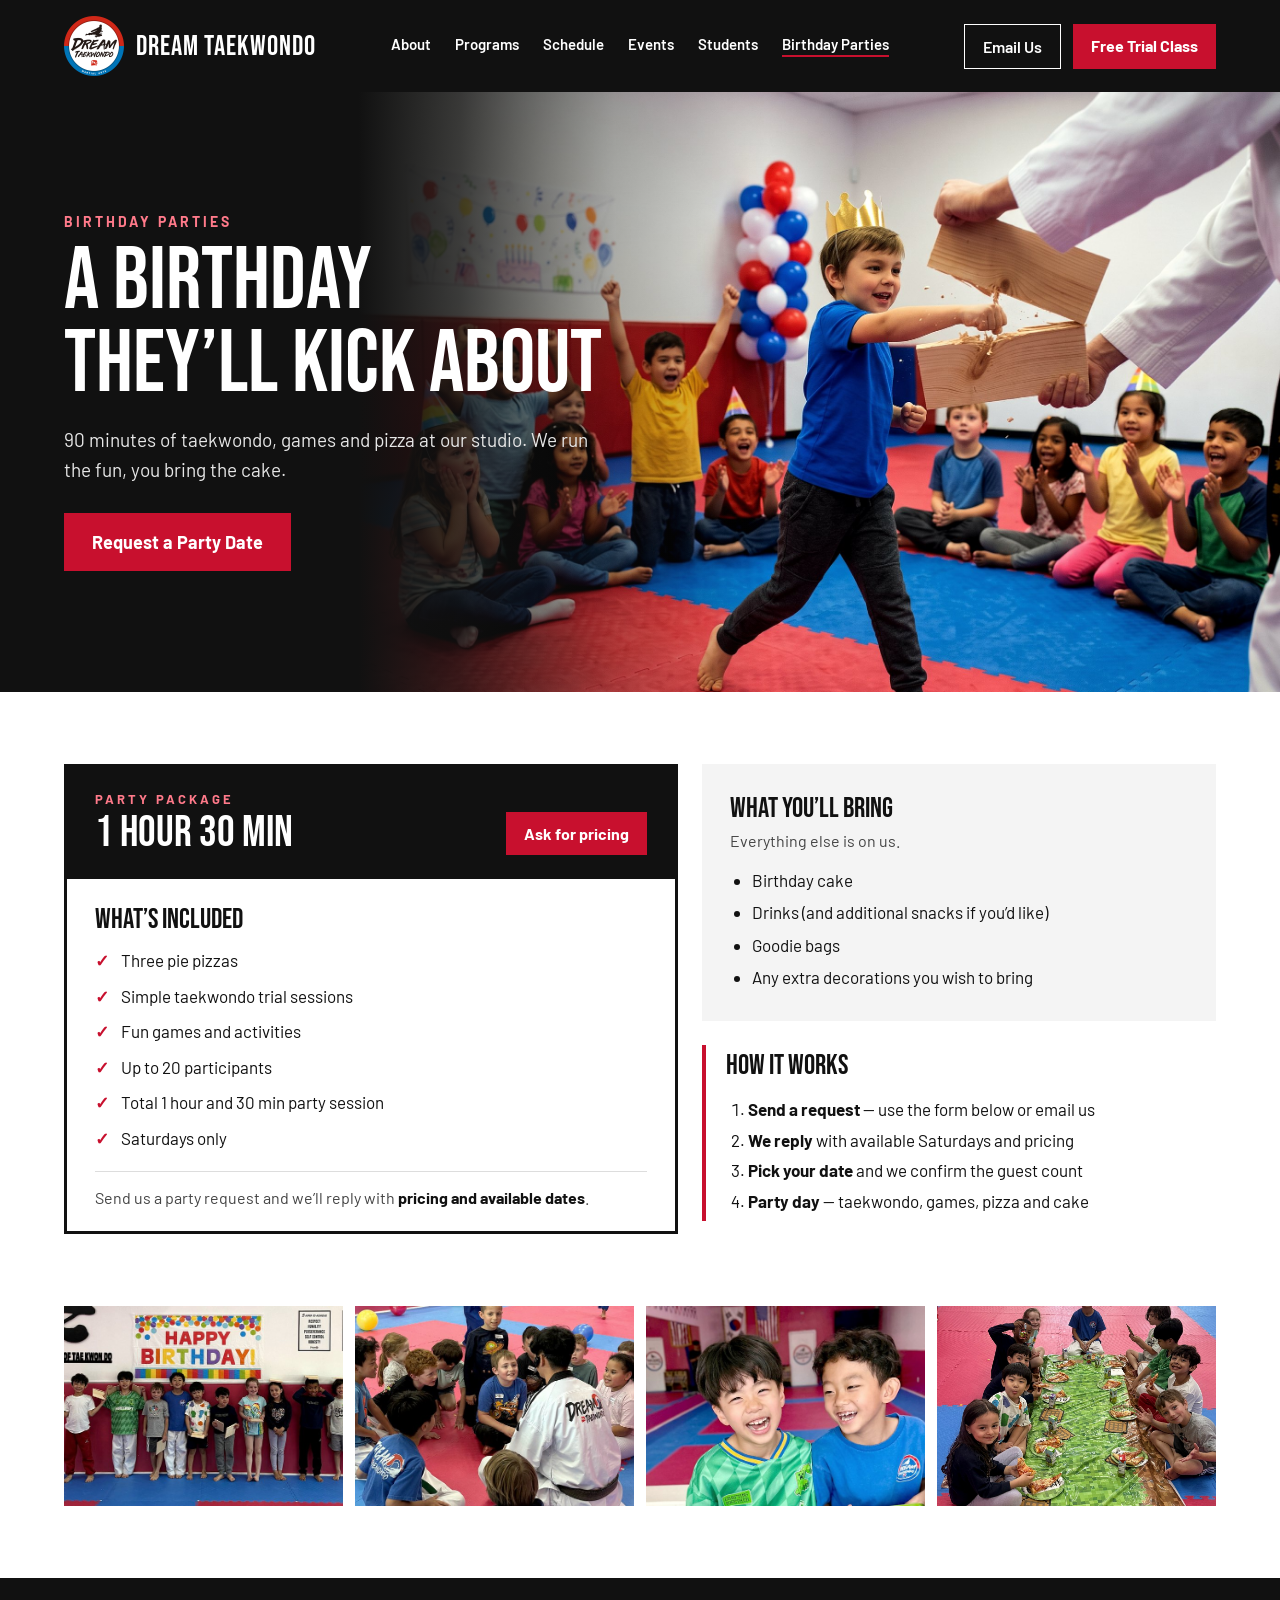
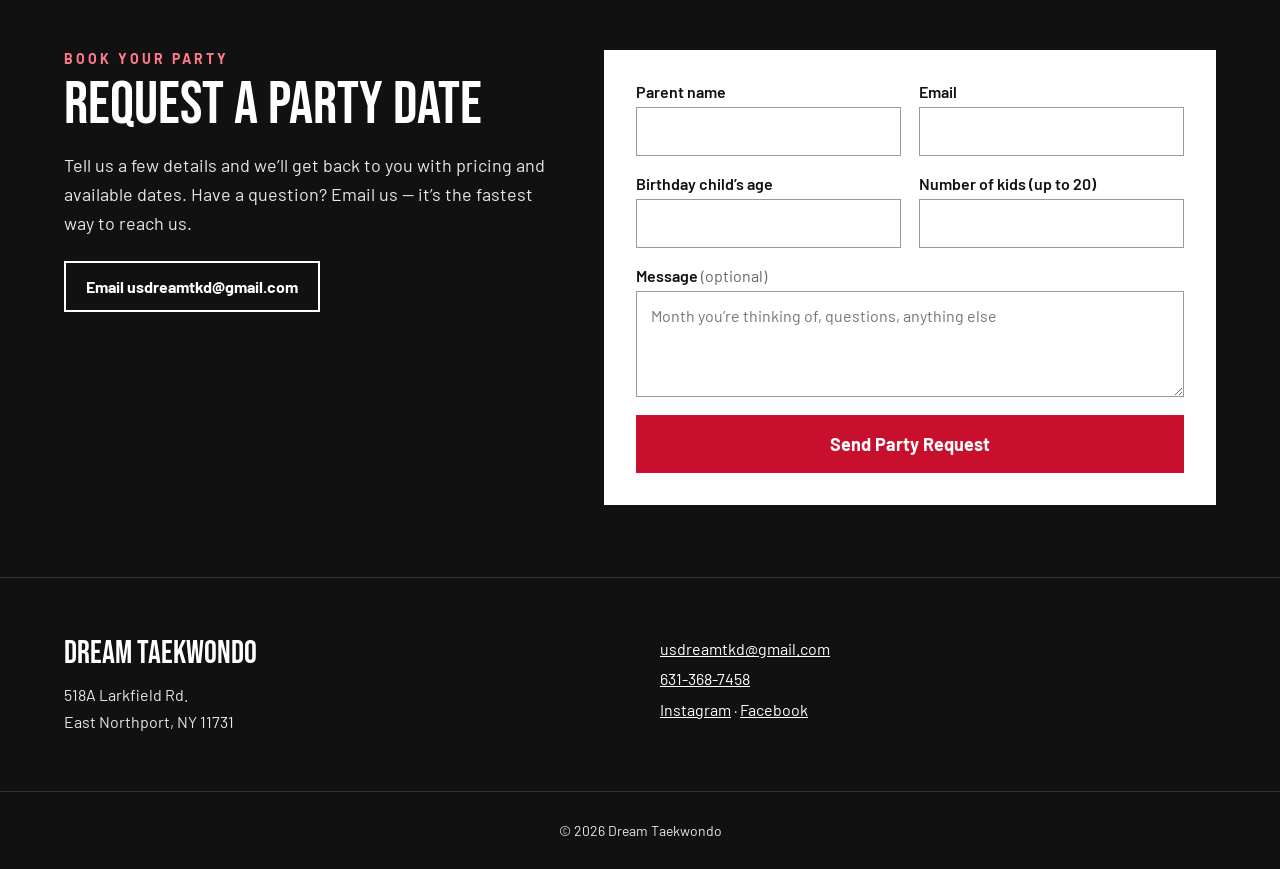
<file: parties.html>
<!doctype html>
<html lang="en">
<head>
<meta charset="utf-8">
<!-- Google Analytics -->
<script async src="https://www.googletagmanager.com/gtag/js?id=G-QPGLDK92RG"></script>
<script>window.dataLayer=window.dataLayer||[];function gtag(){dataLayer.push(arguments);}gtag('js',new Date());gtag('config','G-QPGLDK92RG');</script>
<meta name="viewport" content="width=device-width, initial-scale=1">
<title>Birthday Parties | Dream Taekwondo East Northport</title>
<meta name="description" content="Taekwondo birthday parties in East Northport, NY: 90 minutes of taekwondo, games and pizza for up to 20 kids.">
<meta property="og:title" content="Birthday Parties | Dream Taekwondo East Northport">
<meta property="og:description" content="Taekwondo birthday parties in East Northport, NY: 90 minutes of taekwondo, games and pizza for up to 20 kids.">
<meta property="og:image" content="https://www.dreamtkd.com/images/slide-blackbelt.jpg">
<link rel="icon" type="image/png" href="images/favicon.png">
<link rel="apple-touch-icon" href="images/apple-touch-icon.png">
<link rel="preconnect" href="https://fonts.googleapis.com">
<link rel="preconnect" href="https://fonts.gstatic.com" crossorigin>
<link href="https://fonts.googleapis.com/css2?family=Bebas+Neue&amp;family=Barlow:wght@400;500;600;700&amp;display=swap" rel="stylesheet">
<link rel="stylesheet" href="css/style.css?v=10">
</head>
<body>
<div style="font-family: 'Barlow', sans-serif; color: #111111; background: #FFFFFF; width: 100%;">

<header class="site-header" style="background: #111111; color: #FFFFFF;">
<div style="max-width: 1200px; margin: 0 auto; padding: 16px 24px; display: flex; flex-wrap: wrap; align-items: center; justify-content: space-between; gap: 16px;">
<a href="index.html" style="display: flex; align-items: center; gap: 12px; color: #FFFFFF; text-decoration: none;">
<img src="images/logo.png" alt="Dream Taekwondo logo" style="display: block; width: 60px; height: 60px;">
<span style="font-family: 'Bebas Neue', sans-serif; font-size: 28px; letter-spacing: 1px;">Dream Taekwondo</span>
</a>
<button type="button" class="menu-toggle" aria-expanded="false" aria-controls="site-nav" aria-label="Open menu"><span></span><span></span><span></span></button>
<nav id="site-nav" aria-label="Main" style="display: flex; flex-wrap: wrap; gap: 24px; font-weight: 600; font-size: 15px;">
<a href="index.html#about" style="color: #FFFFFF; text-decoration: none;">About</a>
<a href="index.html#find" style="color: #FFFFFF; text-decoration: none;">Programs</a>
<a href="schedule.html" style="color: #FFFFFF; text-decoration: none;">Schedule</a>
<a href="events.html" style="color: #FFFFFF; text-decoration: none;">Events</a>
<a href="students.html" style="color: #FFFFFF; text-decoration: none;">Students</a>
<a href="parties.html" aria-current="page" style="color: #FFFFFF; text-decoration: none; border-bottom: 2px solid #C8102E; padding-bottom: 2px;">Birthday Parties</a>
<a class="show-sm" href="mailto:usdreamtkd@gmail.com" style="color: #FFFFFF; text-decoration: none;">Email Us</a>
</nav>
<div style="display: flex; gap: 12px; flex-wrap: wrap;">
<a class="hide-sm" href="mailto:usdreamtkd@gmail.com" style="color: #FFFFFF; text-decoration: none; border: 1px solid #FFFFFF; padding: 12px 18px; font-weight: 600;">Email Us</a>
<a href="index.html#trial" style="background: #C8102E; color: #FFFFFF; text-decoration: none; padding: 12px 18px; font-weight: 700;">Free Trial Class</a>
</div>
</div>
</header>

<section class="party-hero" style="position: relative; background: #111111; color: #FFFFFF; overflow: hidden; min-height: 600px; display: flex; align-items: center;">
<img src="images/party-hero.jpg?v=3" alt="Birthday boy breaking a board while party guests cheer" class="party-hero-img" style="position: absolute; top: 0; right: 0; width: 72%; height: 100%; object-fit: cover; object-position: center 40%;">
<div aria-hidden="true" class="party-hero-shade" style="position: absolute; top: 0; left: 0; width: 100%; height: 100%; background: linear-gradient(90deg, rgba(17,17,17,1) 0%, rgba(17,17,17,1) 28%, rgba(17,17,17,0.8) 36%, rgba(17,17,17,0.3) 48%, rgba(17,17,17,0) 60%);"></div>
<div style="position: relative; max-width: 1200px; width: 100%; margin: 0 auto; padding: 72px 24px; box-sizing: border-box;">
<div style="max-width: 560px;">
<p style="margin: 0 0 10px; color: #FF7A8A; font-weight: 700; letter-spacing: 3px; font-size: 14px;">BIRTHDAY PARTIES</p>
<h1 style="margin: 0; font-family: 'Bebas Neue', sans-serif; font-size: 88px; line-height: 0.95; font-weight: 400;">A birthday <br>they’ll kick about</h1>
<p style="margin: 18px 0 28px; font-size: 19px; line-height: 1.6; color: #E6E6E6; max-width: 540px;">90 minutes of taekwondo, games and pizza at our studio. We run the fun, you bring the cake.</p>
<div style="display: flex; flex-wrap: wrap; gap: 14px;">
<a href="#book" style="background: #C8102E; color: #FFFFFF; text-decoration: none; padding: 18px 28px; font-weight: 700; font-size: 18px;">Request a Party Date</a>
</div>
</div>
</div>
</section>

<section style="max-width: 1200px; margin: 0 auto; padding: 72px 24px;">
<div style="display: flex; flex-wrap: wrap; gap: 24px; align-items: stretch;">

<div style="flex: 1 1 460px; min-width: 0; border: 3px solid #111111; display: flex; flex-direction: column;">
<div style="background: #111111; color: #FFFFFF; padding: 24px 28px; display: flex; flex-wrap: wrap; align-items: flex-end; justify-content: space-between; gap: 12px;">
<div>
<p style="margin: 0 0 4px; font-weight: 700; letter-spacing: 3px; font-size: 13px; color: #FF7A8A;">PARTY PACKAGE</p>
<h2 style="margin: 0; font-family: 'Bebas Neue', sans-serif; font-size: 44px; font-weight: 400; line-height: 1;">1 hour 30 min</h2>
</div>
<a href="#book" style="background: #C8102E; color: #FFFFFF; text-decoration: none; padding: 12px 18px; font-weight: 700;">Ask for pricing</a>
</div>
<div style="padding: 24px 28px; flex-grow: 1;">
<h3 style="margin: 0 0 12px; font-family: 'Bebas Neue', sans-serif; font-size: 28px; font-weight: 400;">What’s included</h3>
<ul style="margin: 0; padding: 0; list-style: none; font-size: 17px; line-height: 1.5; display: flex; flex-direction: column; gap: 10px;">
<li style="display: flex; gap: 12px;"><span aria-hidden="true" style="color: #C8102E; font-weight: 700;">✓</span>Three pie pizzas</li>
<li style="display: flex; gap: 12px;"><span aria-hidden="true" style="color: #C8102E; font-weight: 700;">✓</span>Simple taekwondo trial sessions</li>
<li style="display: flex; gap: 12px;"><span aria-hidden="true" style="color: #C8102E; font-weight: 700;">✓</span>Fun games and activities</li>
<li style="display: flex; gap: 12px;"><span aria-hidden="true" style="color: #C8102E; font-weight: 700;">✓</span>Up to 20 participants</li>
<li style="display: flex; gap: 12px;"><span aria-hidden="true" style="color: #C8102E; font-weight: 700;">✓</span>Total 1 hour and 30 min party session</li>
<li style="display: flex; gap: 12px;"><span aria-hidden="true" style="color: #C8102E; font-weight: 700;">✓</span>Saturdays only</li>
</ul>
<p style="margin: 20px 0 0; padding-top: 16px; border-top: 1px solid #DDDDDD; font-size: 16px; color: #444444;">Send us a party request and we’ll reply with <b style="color: #111111;">pricing and available dates</b>.</p>
</div>
</div>

<div style="flex: 1 1 360px; min-width: 0; display: flex; flex-direction: column; gap: 24px;">
<div style="background: #F4F4F4; padding: 28px;">
<h3 style="margin: 0 0 6px; font-family: 'Bebas Neue', sans-serif; font-size: 28px; font-weight: 400;">What you’ll bring</h3>
<p style="margin: 0 0 14px; color: #444444;">Everything else is on us.</p>
<ul style="margin: 0; padding-left: 22px; font-size: 17px; line-height: 1.9;">
<li>Birthday cake</li>
<li>Drinks (and additional snacks if you’d like)</li>
<li>Goodie bags</li>
<li>Any extra decorations you wish to bring</li>
</ul>
</div>
<div style="border-left: 4px solid #C8102E; padding: 4px 0 4px 20px;">
<h3 style="margin: 0 0 12px; font-family: 'Bebas Neue', sans-serif; font-size: 28px; font-weight: 400;">How it works</h3>
<ol style="margin: 0; padding-left: 22px; font-size: 17px; line-height: 1.8;">
<li><b>Send a request</b> — use the form below or email us</li>
<li><b>We reply</b> with available Saturdays and pricing</li>
<li><b>Pick your date</b> and we confirm the guest count</li>
<li><b>Party day</b> — taekwondo, games, pizza and cake</li>
</ol>
</div>
</div>
</div>
</section>

<section style="max-width: 1200px; margin: 0 auto; padding: 0 24px 72px;">
<div class="party-gallery" style="display: grid; grid-template-columns: repeat(4, minmax(0, 1fr)); gap: 12px;">
<img src="images/party-1.jpg" loading="lazy" alt="Party kids holding their broken boards under a Happy Birthday banner" style="display: block; width: 100%; height: 200px; object-fit: cover; object-position: center 55%;">
<img src="images/party-2.jpg" loading="lazy" alt="Instructor leading party games with kids sitting in a circle" style="display: block; width: 100%; height: 200px; object-fit: cover; object-position: center 45%;">
<img src="images/party-3.jpg" loading="lazy" alt="Two boys laughing together at a birthday party" style="display: block; width: 100%; height: 200px; object-fit: cover; object-position: center 40%;">
<img src="images/party-4.jpg" loading="lazy" alt="Kids enjoying pizza at a long party table on the mats" style="display: block; width: 100%; height: 200px; object-fit: cover; object-position: center 50%;">
</div>
</section>

<section id="book" style="background: #111111; color: #FFFFFF;">
<div style="max-width: 1200px; margin: 0 auto; padding: 72px 24px; display: flex; flex-wrap: wrap; gap: 48px;">
<div style="flex: 1 1 360px; min-width: 0;">
<p style="margin: 0 0 8px; color: #FF7A8A; font-weight: 700; letter-spacing: 3px; font-size: 14px;">BOOK YOUR PARTY</p>
<h2 style="margin: 0 0 16px; font-family: 'Bebas Neue', sans-serif; font-size: 60px; font-weight: 400; line-height: 1;">Request a party date</h2>
<p style="margin: 0 0 24px; font-size: 18px; line-height: 1.6; color: #E6E6E6;">Tell us a few details and we’ll get back to you with pricing and available dates. Have a question? Email us — it’s the fastest way to reach us.</p>
<a href="mailto:usdreamtkd@gmail.com" style="display: inline-block; border: 2px solid #FFFFFF; color: #FFFFFF; text-decoration: none; padding: 14px 20px; font-weight: 700;">Email usdreamtkd@gmail.com</a>
</div>
<form class="lead-form" action="https://api.web3forms.com/submit" method="POST" style="flex: 1 1 480px; min-width: 0; display: grid; grid-template-columns: repeat(auto-fit, minmax(220px, 1fr)); gap: 18px; background: #FFFFFF; color: #111111; padding: 32px;">
<input type="hidden" name="access_key" value="17a4f6e5-c7de-4ae6-93e8-9028907bdf30">
<input type="hidden" name="subject" value="Party Request — dreamtkd.com">
<input type="hidden" name="from_name" value="Dream Taekwondo Website">
<input type="checkbox" name="botcheck" class="visually-hidden" tabindex="-1" autocomplete="off">
<label style="display: flex; flex-direction: column; gap: 6px; font-weight: 600;">Parent name<input type="text" name="Parent name" required autocomplete="name" style="padding: 14px; font-size: 16px; border: 1px solid #9A9A9A;"></label>
<label style="display: flex; flex-direction: column; gap: 6px; font-weight: 600;">Email<input type="email" name="email" required autocomplete="email" style="padding: 14px; font-size: 16px; border: 1px solid #9A9A9A;"></label>
<label style="display: flex; flex-direction: column; gap: 6px; font-weight: 600;">Birthday child’s age<input type="number" name="Birthday child age" min="1" max="18" style="padding: 14px; font-size: 16px; border: 1px solid #9A9A9A;"></label>
<label style="display: flex; flex-direction: column; gap: 6px; font-weight: 600;">Number of kids (up to 20)<input type="number" name="Number of kids" min="1" max="20" style="padding: 14px; font-size: 16px; border: 1px solid #9A9A9A;"></label>
<label style="display: flex; flex-direction: column; gap: 6px; font-weight: 600; grid-column: 1 / -1;"><span>Message <span style="font-weight: 400; color: #666666;">(optional)</span></span><textarea name="Message" rows="4" placeholder="Month you’re thinking of, questions, anything else" style="padding: 14px; font-size: 16px; border: 1px solid #9A9A9A; font-family: 'Barlow', sans-serif; resize: vertical;"></textarea></label>
<button type="submit" style="grid-column: 1 / -1; background: #C8102E; color: #FFFFFF; border: 0; padding: 18px; font-size: 18px; font-weight: 700; font-family: 'Barlow', sans-serif; cursor: pointer;">Send Party Request</button>
<p class="form-status" role="status" style="grid-column: 1 / -1; margin: 0;"></p>
</form>
</div>
</section>

<footer style="background: #111111; color: #E6E6E6; border-top: 1px solid #333333;">
<div style="max-width: 1200px; margin: 0 auto; padding: 56px 24px; display: flex; flex-wrap: wrap; gap: 40px; justify-content: space-between;">
<div style="flex: 1 1 280px; min-width: 0;">
<p style="margin: 0 0 8px; font-family: 'Bebas Neue', sans-serif; font-size: 32px; color: #FFFFFF;">Dream Taekwondo</p>
<p style="margin: 0; line-height: 1.7;">518A Larkfield Rd.<br>East Northport, NY 11731</p>
</div>
<div style="flex: 1 1 280px; min-width: 0; line-height: 1.9;">
<a href="mailto:usdreamtkd@gmail.com" style="color: #FFFFFF;">usdreamtkd@gmail.com</a><br>
<a href="tel:6313687458" style="color: #FFFFFF;">631-368-7458</a><br>
<a href="https://www.instagram.com/us_dreamtkd/" style="color: #FFFFFF;">Instagram</a> · <a href="https://www.facebook.com/usdreamtkd" style="color: #FFFFFF;">Facebook</a>
</div>
</div>
<p class="admin-row" style="margin: 0; padding: 20px 24px; text-align: center; font-size: 14px; border-top: 1px solid #333333;"><span class="admin-tap" style="display: inline-block; cursor: default; user-select: none; -webkit-user-select: none; -webkit-touch-callout: none; touch-action: manipulation; padding: 10px 16px;">© 2026 Dream Taekwondo</span></p>
</footer>
</div>
<script src="js/main.js?v=10"></script>
</body>
</html>
</file>
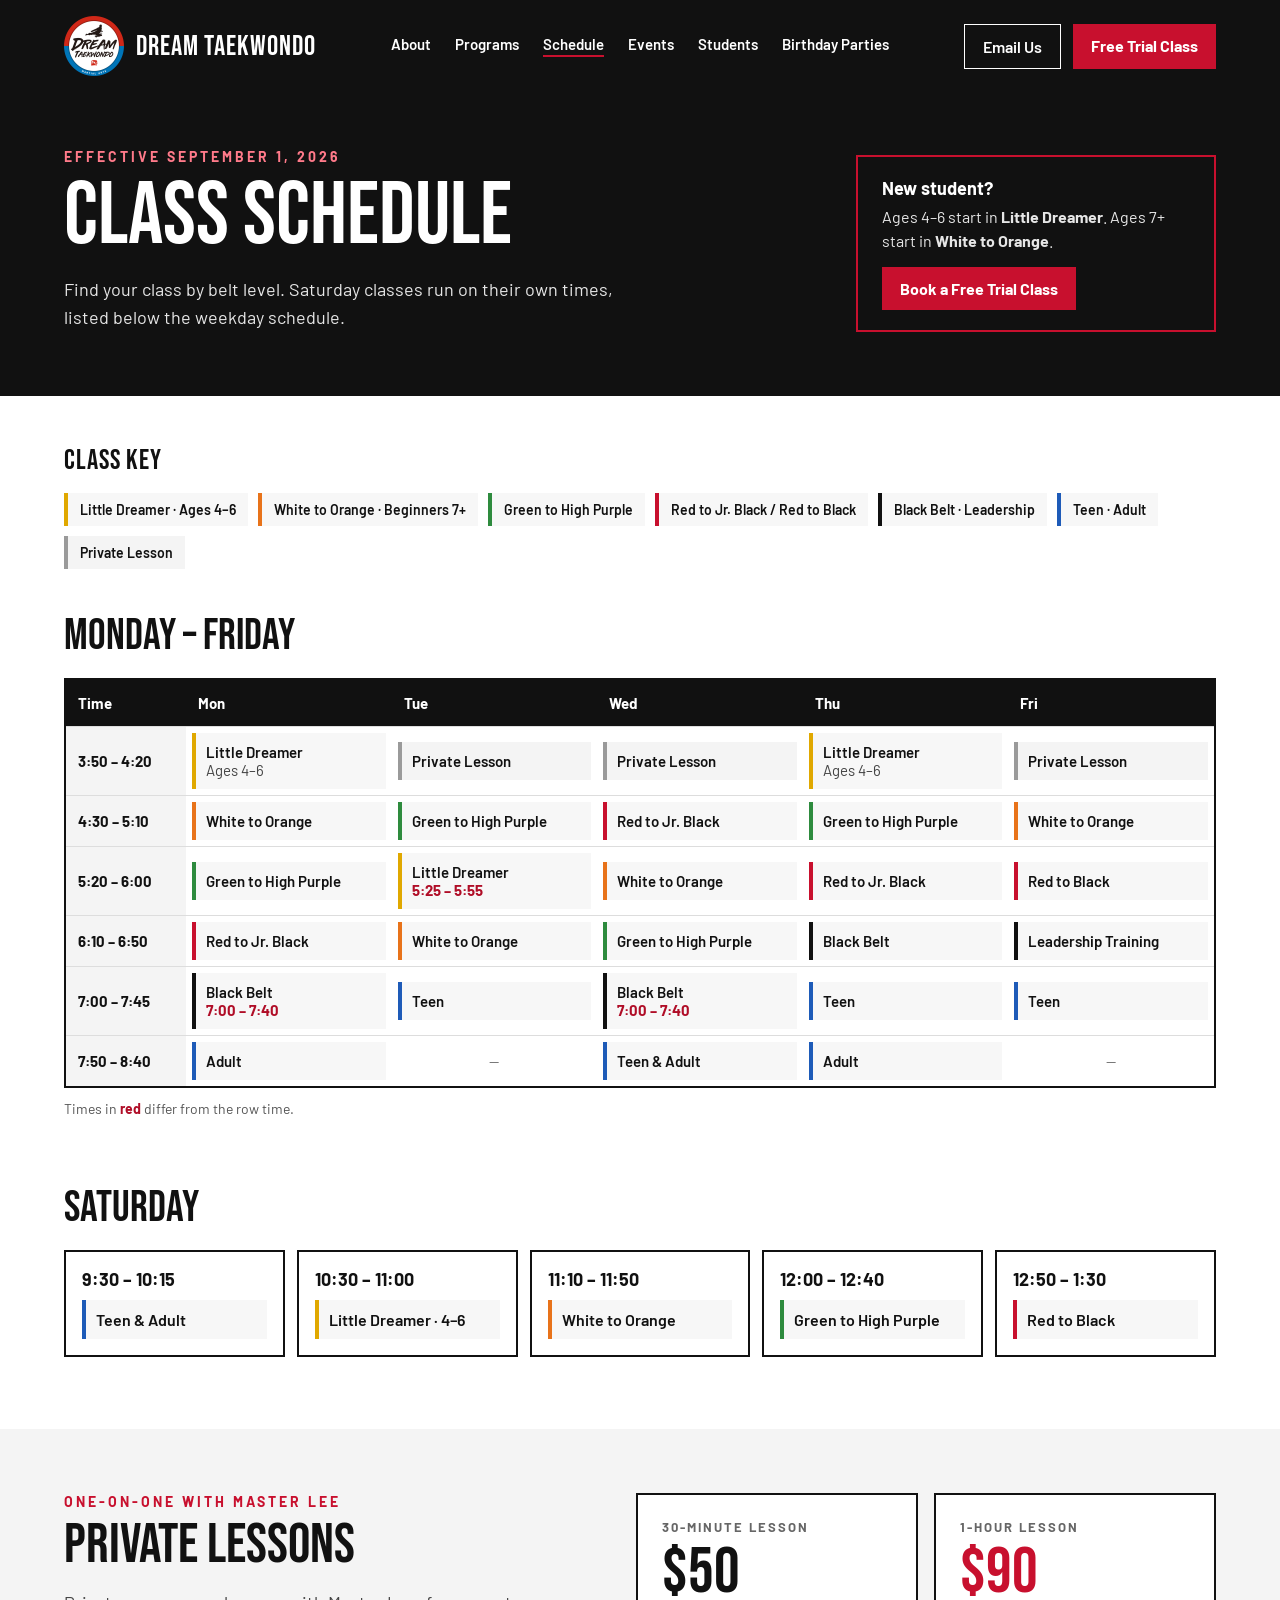
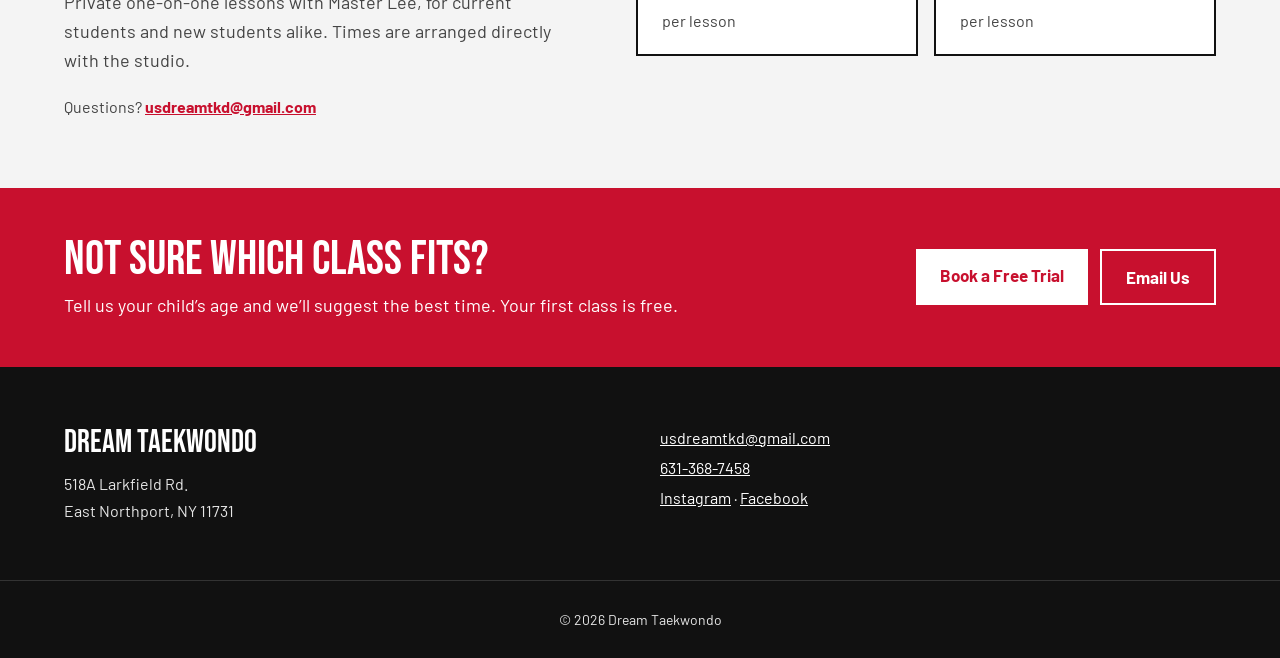
<file: schedule.html>
<!doctype html>
<html lang="en">
<head>
<meta charset="utf-8">
<!-- Google Analytics -->
<script async src="https://www.googletagmanager.com/gtag/js?id=G-QPGLDK92RG"></script>
<script>window.dataLayer=window.dataLayer||[];function gtag(){dataLayer.push(arguments);}gtag('js',new Date());gtag('config','G-QPGLDK92RG');</script>
<meta name="viewport" content="width=device-width, initial-scale=1">
<title>Class Schedule | Dream Taekwondo East Northport</title>
<meta name="description" content="Weekly taekwondo class schedule by belt level at Dream Taekwondo, East Northport, NY.">
<meta property="og:title" content="Class Schedule | Dream Taekwondo East Northport">
<meta property="og:description" content="Weekly taekwondo class schedule by belt level at Dream Taekwondo, East Northport, NY.">
<meta property="og:image" content="https://www.dreamtkd.com/images/slide-blackbelt.jpg">
<link rel="icon" type="image/png" href="images/favicon.png">
<link rel="apple-touch-icon" href="images/apple-touch-icon.png">
<link rel="preconnect" href="https://fonts.googleapis.com">
<link rel="preconnect" href="https://fonts.gstatic.com" crossorigin>
<link href="https://fonts.googleapis.com/css2?family=Bebas+Neue&amp;family=Barlow:wght@400;500;600;700&amp;display=swap" rel="stylesheet">
<link rel="stylesheet" href="css/style.css?v=10">
</head>
<body>
<div style="font-family: 'Barlow', sans-serif; color: #111111; background: #FFFFFF; width: 100%;">

<header class="site-header" style="background: #111111; color: #FFFFFF;">
<div style="max-width: 1200px; margin: 0 auto; padding: 16px 24px; display: flex; flex-wrap: wrap; align-items: center; justify-content: space-between; gap: 16px;">
<a href="index.html" style="display: flex; align-items: center; gap: 12px; color: #FFFFFF; text-decoration: none;">
<img src="images/logo.png" alt="Dream Taekwondo logo" style="display: block; width: 60px; height: 60px;">
<span style="font-family: 'Bebas Neue', sans-serif; font-size: 28px; letter-spacing: 1px;">Dream Taekwondo</span>
</a>
<button type="button" class="menu-toggle" aria-expanded="false" aria-controls="site-nav" aria-label="Open menu"><span></span><span></span><span></span></button>
<nav id="site-nav" aria-label="Main" style="display: flex; flex-wrap: wrap; gap: 24px; font-weight: 600; font-size: 15px;">
<a href="index.html#about" style="color: #FFFFFF; text-decoration: none;">About</a>
<a href="index.html#find" style="color: #FFFFFF; text-decoration: none;">Programs</a>
<a href="schedule.html" aria-current="page" style="color: #FFFFFF; text-decoration: none; border-bottom: 2px solid #C8102E; padding-bottom: 2px;">Schedule</a>
<a href="events.html" style="color: #FFFFFF; text-decoration: none;">Events</a>
<a href="students.html" style="color: #FFFFFF; text-decoration: none;">Students</a>
<a href="parties.html" style="color: #FFFFFF; text-decoration: none;">Birthday Parties</a>
<a class="show-sm" href="mailto:usdreamtkd@gmail.com" style="color: #FFFFFF; text-decoration: none;">Email Us</a>
</nav>
<div style="display: flex; gap: 12px; flex-wrap: wrap;">
<a class="hide-sm" href="mailto:usdreamtkd@gmail.com" style="color: #FFFFFF; text-decoration: none; border: 1px solid #FFFFFF; padding: 12px 18px; font-weight: 600;">Email Us</a>
<a href="index.html#trial" style="background: #C8102E; color: #FFFFFF; text-decoration: none; padding: 12px 18px; font-weight: 700;">Free Trial Class</a>
</div>
</div>
</header>

<section style="background: #111111; color: #FFFFFF;">
<div style="max-width: 1200px; margin: 0 auto; padding: 56px 24px 64px; display: flex; flex-wrap: wrap; gap: 32px; align-items: flex-end; justify-content: space-between;">
<div style="flex: 1 1 520px; min-width: 0;">
<p style="margin: 0 0 10px; color: #FF7A8A; font-weight: 700; letter-spacing: 3px; font-size: 14px;">EFFECTIVE SEPTEMBER 1, 2026</p>
<h1 style="margin: 0; font-family: 'Bebas Neue', sans-serif; font-size: 88px; line-height: 0.95; font-weight: 400;">Class Schedule</h1>
<p style="margin: 16px 0 0; font-size: 18px; line-height: 1.6; color: #E6E6E6; max-width: 560px;">Find your class by belt level. Saturday classes run on their own times, listed below the weekday schedule.</p>
</div>
<div style="flex: 0 1 360px; min-width: 0; border: 2px solid #C8102E; padding: 20px 24px;">
<p style="margin: 0 0 6px; font-weight: 700; font-size: 18px;">New student?</p>
<p style="margin: 0 0 14px; color: #E6E6E6; line-height: 1.5;">Ages 4–6 start in <b>Little Dreamer</b>. Ages 7+ start in <b>White to Orange</b>.</p>
<a href="index.html#trial" style="display: inline-block; background: #C8102E; color: #FFFFFF; text-decoration: none; padding: 12px 18px; font-weight: 700;">Book a Free Trial Class</a>
</div>
</div>
</section>

<section style="max-width: 1200px; margin: 0 auto; padding: 48px 24px 0;">
<h2 style="margin: 0 0 16px; font-family: 'Bebas Neue', sans-serif; font-size: 28px; font-weight: 400; letter-spacing: 1px;">Class key</h2>
<ul style="margin: 0; padding: 0; list-style: none; display: flex; flex-wrap: wrap; gap: 10px; font-size: 14px; font-weight: 600;">
<li style="display: flex; align-items: center; gap: 8px; padding: 8px 12px; background: #F7F7F7; border-left: 4px solid #E0A800;">Little Dreamer · Ages 4–6</li>
<li style="display: flex; align-items: center; gap: 8px; padding: 8px 12px; background: #F7F7F7; border-left: 4px solid #E8731A;">White to Orange · Beginners 7+</li>
<li style="display: flex; align-items: center; gap: 8px; padding: 8px 12px; background: #F7F7F7; border-left: 4px solid #2E8B3E;">Green to High Purple</li>
<li style="display: flex; align-items: center; gap: 8px; padding: 8px 12px; background: #F7F7F7; border-left: 4px solid #C8102E;">Red to Jr. Black / Red to Black</li>
<li style="display: flex; align-items: center; gap: 8px; padding: 8px 12px; background: #F7F7F7; border-left: 4px solid #111111;">Black Belt · Leadership</li>
<li style="display: flex; align-items: center; gap: 8px; padding: 8px 12px; background: #F7F7F7; border-left: 4px solid #1E5BB8;">Teen · Adult</li>
<li style="display: flex; align-items: center; gap: 8px; padding: 8px 12px; background: #F4F4F4; border-left: 4px solid #9A9A9A;">Private Lesson</li>
</ul>
</section>

<section style="max-width: 1200px; margin: 0 auto; padding: 40px 24px 24px;">
<h2 style="margin: 0 0 16px; font-family: 'Bebas Neue', sans-serif; font-size: 44px; font-weight: 400;">Monday – Friday</h2>
<div style="overflow-x: auto; border: 2px solid #111111;">
<table style="width: 100%; min-width: 860px; border-collapse: collapse; font-size: 15px; table-layout: fixed;">
<caption style="position: absolute; width: 1px; height: 1px; overflow: hidden; clip: rect(0 0 0 0);">Weekday class schedule by time and day</caption>
<thead>
<tr style="background: #111111; color: #FFFFFF;">
<th scope="col" style="padding: 14px 12px; text-align: left; width: 120px; font-weight: 700;">Time</th>
<th scope="col" style="padding: 14px 12px; text-align: left; font-weight: 700;">Mon</th>
<th scope="col" style="padding: 14px 12px; text-align: left; font-weight: 700;">Tue</th>
<th scope="col" style="padding: 14px 12px; text-align: left; font-weight: 700;">Wed</th>
<th scope="col" style="padding: 14px 12px; text-align: left; font-weight: 700;">Thu</th>
<th scope="col" style="padding: 14px 12px; text-align: left; font-weight: 700;">Fri</th>
</tr>
</thead>
<tbody>
<tr style="border-top: 1px solid #DDDDDD;">
<th scope="row" style="padding: 10px 12px; text-align: left; font-weight: 700; background: #F4F4F4;">3:50 – 4:20</th>
<td style="padding: 6px;"><div style="background: #F7F7F7; border-left: 4px solid #E0A800; padding: 10px; font-weight: 600;">Little Dreamer<br><span style="font-weight: 400; color: #444444;">Ages 4–6</span></div></td>
<td style="padding: 6px;"><div style="background: #F4F4F4; border-left: 4px solid #9A9A9A; padding: 10px; font-weight: 600;">Private Lesson</div></td>
<td style="padding: 6px;"><div style="background: #F4F4F4; border-left: 4px solid #9A9A9A; padding: 10px; font-weight: 600;">Private Lesson</div></td>
<td style="padding: 6px;"><div style="background: #F7F7F7; border-left: 4px solid #E0A800; padding: 10px; font-weight: 600;">Little Dreamer<br><span style="font-weight: 400; color: #444444;">Ages 4–6</span></div></td>
<td style="padding: 6px;"><div style="background: #F4F4F4; border-left: 4px solid #9A9A9A; padding: 10px; font-weight: 600;">Private Lesson</div></td>
</tr>
<tr style="border-top: 1px solid #DDDDDD;">
<th scope="row" style="padding: 10px 12px; text-align: left; font-weight: 700; background: #F4F4F4;">4:30 – 5:10</th>
<td style="padding: 6px;"><div style="background: #F7F7F7; border-left: 4px solid #E8731A; padding: 10px; font-weight: 600;">White to Orange</div></td>
<td style="padding: 6px;"><div style="background: #F7F7F7; border-left: 4px solid #2E8B3E; padding: 10px; font-weight: 600;">Green to High Purple</div></td>
<td style="padding: 6px;"><div style="background: #F7F7F7; border-left: 4px solid #C8102E; padding: 10px; font-weight: 600;">Red to Jr. Black</div></td>
<td style="padding: 6px;"><div style="background: #F7F7F7; border-left: 4px solid #2E8B3E; padding: 10px; font-weight: 600;">Green to High Purple</div></td>
<td style="padding: 6px;"><div style="background: #F7F7F7; border-left: 4px solid #E8731A; padding: 10px; font-weight: 600;">White to Orange</div></td>
</tr>
<tr style="border-top: 1px solid #DDDDDD;">
<th scope="row" style="padding: 10px 12px; text-align: left; font-weight: 700; background: #F4F4F4;">5:20 – 6:00</th>
<td style="padding: 6px;"><div style="background: #F7F7F7; border-left: 4px solid #2E8B3E; padding: 10px; font-weight: 600;">Green to High Purple</div></td>
<td style="padding: 6px;"><div style="background: #F7F7F7; border-left: 4px solid #E0A800; padding: 10px; font-weight: 600;">Little Dreamer<br><span style="font-weight: 700; color: #B00D27;">5:25 – 5:55</span></div></td>
<td style="padding: 6px;"><div style="background: #F7F7F7; border-left: 4px solid #E8731A; padding: 10px; font-weight: 600;">White to Orange</div></td>
<td style="padding: 6px;"><div style="background: #F7F7F7; border-left: 4px solid #C8102E; padding: 10px; font-weight: 600;">Red to Jr. Black</div></td>
<td style="padding: 6px;"><div style="background: #F7F7F7; border-left: 4px solid #C8102E; padding: 10px; font-weight: 600;">Red to Black</div></td>
</tr>
<tr style="border-top: 1px solid #DDDDDD;">
<th scope="row" style="padding: 10px 12px; text-align: left; font-weight: 700; background: #F4F4F4;">6:10 – 6:50</th>
<td style="padding: 6px;"><div style="background: #F7F7F7; border-left: 4px solid #C8102E; padding: 10px; font-weight: 600;">Red to Jr. Black</div></td>
<td style="padding: 6px;"><div style="background: #F7F7F7; border-left: 4px solid #E8731A; padding: 10px; font-weight: 600;">White to Orange</div></td>
<td style="padding: 6px;"><div style="background: #F7F7F7; border-left: 4px solid #2E8B3E; padding: 10px; font-weight: 600;">Green to High Purple</div></td>
<td style="padding: 6px;"><div style="background: #F7F7F7; border-left: 4px solid #111111; padding: 10px; font-weight: 600;">Black Belt</div></td>
<td style="padding: 6px;"><div style="background: #F7F7F7; border-left: 4px solid #111111; padding: 10px; font-weight: 600;">Leadership Training</div></td>
</tr>
<tr style="border-top: 1px solid #DDDDDD;">
<th scope="row" style="padding: 10px 12px; text-align: left; font-weight: 700; background: #F4F4F4;">7:00 – 7:45</th>
<td style="padding: 6px;"><div style="background: #F7F7F7; border-left: 4px solid #111111; padding: 10px; font-weight: 600;">Black Belt<br><span style="font-weight: 700; color: #B00D27;">7:00 – 7:40</span></div></td>
<td style="padding: 6px;"><div style="background: #F7F7F7; border-left: 4px solid #1E5BB8; padding: 10px; font-weight: 600;">Teen</div></td>
<td style="padding: 6px;"><div style="background: #F7F7F7; border-left: 4px solid #111111; padding: 10px; font-weight: 600;">Black Belt<br><span style="font-weight: 700; color: #B00D27;">7:00 – 7:40</span></div></td>
<td style="padding: 6px;"><div style="background: #F7F7F7; border-left: 4px solid #1E5BB8; padding: 10px; font-weight: 600;">Teen</div></td>
<td style="padding: 6px;"><div style="background: #F7F7F7; border-left: 4px solid #1E5BB8; padding: 10px; font-weight: 600;">Teen</div></td>
</tr>
<tr style="border-top: 1px solid #DDDDDD;">
<th scope="row" style="padding: 10px 12px; text-align: left; font-weight: 700; background: #F4F4F4;">7:50 – 8:40</th>
<td style="padding: 6px;"><div style="background: #F7F7F7; border-left: 4px solid #1E5BB8; padding: 10px; font-weight: 600;">Adult</div></td>
<td style="padding: 6px; color: #767676; text-align: center;">—</td>
<td style="padding: 6px;"><div style="background: #F7F7F7; border-left: 4px solid #1E5BB8; padding: 10px; font-weight: 600;">Teen &amp; Adult</div></td>
<td style="padding: 6px;"><div style="background: #F7F7F7; border-left: 4px solid #1E5BB8; padding: 10px; font-weight: 600;">Adult</div></td>
<td style="padding: 6px; color: #767676; text-align: center;">—</td>
</tr>
</tbody>
</table>
</div>
<p style="margin: 12px 0 0; font-size: 14px; color: #555555;">Times in <span style="color: #B00D27; font-weight: 700;">red</span> differ from the row time.</p>
</section>

<section style="max-width: 1200px; margin: 0 auto; padding: 40px 24px 72px;">
<h2 style="margin: 0 0 16px; font-family: 'Bebas Neue', sans-serif; font-size: 44px; font-weight: 400;">Saturday</h2>
<div style="display: grid; grid-template-columns: repeat(auto-fit, minmax(200px, 1fr)); gap: 12px;">
<div style="border: 2px solid #111111; padding: 16px; display: flex; flex-direction: column; gap: 10px;"><p style="margin: 0; font-weight: 700; font-size: 18px;">9:30 – 10:15</p><div style="background: #F7F7F7; border-left: 4px solid #1E5BB8; padding: 10px; font-weight: 600;">Teen &amp; Adult</div></div>
<div style="border: 2px solid #111111; padding: 16px; display: flex; flex-direction: column; gap: 10px;"><p style="margin: 0; font-weight: 700; font-size: 18px;">10:30 – 11:00</p><div style="background: #F7F7F7; border-left: 4px solid #E0A800; padding: 10px; font-weight: 600;">Little Dreamer · 4–6</div></div>
<div style="border: 2px solid #111111; padding: 16px; display: flex; flex-direction: column; gap: 10px;"><p style="margin: 0; font-weight: 700; font-size: 18px;">11:10 – 11:50</p><div style="background: #F7F7F7; border-left: 4px solid #E8731A; padding: 10px; font-weight: 600;">White to Orange</div></div>
<div style="border: 2px solid #111111; padding: 16px; display: flex; flex-direction: column; gap: 10px;"><p style="margin: 0; font-weight: 700; font-size: 18px;">12:00 – 12:40</p><div style="background: #F7F7F7; border-left: 4px solid #2E8B3E; padding: 10px; font-weight: 600;">Green to High Purple</div></div>
<div style="border: 2px solid #111111; padding: 16px; display: flex; flex-direction: column; gap: 10px;"><p style="margin: 0; font-weight: 700; font-size: 18px;">12:50 – 1:30</p><div style="background: #F7F7F7; border-left: 4px solid #C8102E; padding: 10px; font-weight: 600;">Red to Black</div></div>
</div>
</section>

<section id="private" style="background: #F4F4F4;">
<div style="max-width: 1200px; margin: 0 auto; padding: 64px 24px 72px; display: flex; flex-wrap: wrap; gap: 32px; align-items: flex-start;">
<div style="flex: 1 1 380px; min-width: 0;">
<p style="margin: 0 0 8px; color: #C8102E; font-weight: 700; letter-spacing: 3px; font-size: 14px;">ONE-ON-ONE WITH MASTER LEE</p>
<h2 style="margin: 0 0 14px; font-family: 'Bebas Neue', sans-serif; font-size: 56px; font-weight: 400; line-height: 1;">Private Lessons</h2>
<p style="margin: 0 0 22px; font-size: 18px; line-height: 1.6; color: #444444; max-width: 520px;">Private one-on-one lessons with Master Lee, for current students and new students alike. Times are arranged directly with the studio.</p>
<p style="margin: 0; font-size: 16px; color: #444444;">Questions? <a href="mailto:usdreamtkd@gmail.com?subject=Private%20Lesson" style="font-weight: 700;">usdreamtkd@gmail.com</a></p>
</div>
<div style="flex: 1 1 420px; min-width: 0; display: grid; grid-template-columns: repeat(auto-fit, minmax(190px, 1fr)); gap: 16px;">
<div style="background: #FFFFFF; border: 2px solid #111111; padding: 24px; display: flex; flex-direction: column; gap: 6px;"><p style="margin: 0; font-weight: 700; letter-spacing: 2px; font-size: 13px; color: #666666;">30-MINUTE LESSON</p><p style="margin: 0; font-family: 'Bebas Neue', sans-serif; font-size: 64px; line-height: 1; color: #111111;">$50</p><p style="margin: 0; color: #444444;">per lesson</p></div>
<div style="background: #FFFFFF; border: 2px solid #111111; padding: 24px; display: flex; flex-direction: column; gap: 6px;"><p style="margin: 0; font-weight: 700; letter-spacing: 2px; font-size: 13px; color: #666666;">1-HOUR LESSON</p><p style="margin: 0; font-family: 'Bebas Neue', sans-serif; font-size: 64px; line-height: 1; color: #C8102E;">$90</p><p style="margin: 0; color: #444444;">per lesson</p></div>
</div>
</div>
</section>

<section style="background: #C8102E; color: #FFFFFF;">
<div style="max-width: 1200px; margin: 0 auto; padding: 48px 24px; display: flex; flex-wrap: wrap; gap: 24px; align-items: center; justify-content: space-between;">
<div style="flex: 1 1 480px; min-width: 0;">
<h2 style="margin: 0 0 8px; font-family: 'Bebas Neue', sans-serif; font-size: 48px; font-weight: 400; line-height: 1;">Not sure which class fits?</h2>
<p style="margin: 0; font-size: 18px; line-height: 1.5;">Tell us your child’s age and we’ll suggest the best time. Your first class is free.</p>
</div>
<div style="display: flex; flex-wrap: wrap; gap: 12px;">
<a href="index.html#trial" style="background: #FFFFFF; color: #C8102E; text-decoration: none; padding: 16px 24px; font-weight: 700; font-size: 17px;">Book a Free Trial</a>
<a href="mailto:usdreamtkd@gmail.com" style="color: #FFFFFF; text-decoration: none; padding: 16px 24px; font-weight: 700; font-size: 17px; border: 2px solid #FFFFFF;">Email Us</a>
</div>
</div>
</section>

<footer style="background: #111111; color: #E6E6E6;">
<div style="max-width: 1200px; margin: 0 auto; padding: 56px 24px; display: flex; flex-wrap: wrap; gap: 40px; justify-content: space-between;">
<div style="flex: 1 1 280px; min-width: 0;">
<p style="margin: 0 0 8px; font-family: 'Bebas Neue', sans-serif; font-size: 32px; color: #FFFFFF;">Dream Taekwondo</p>
<p style="margin: 0; line-height: 1.7;">518A Larkfield Rd.<br>East Northport, NY 11731</p>
</div>
<div style="flex: 1 1 280px; min-width: 0; line-height: 1.9;">
<a href="mailto:usdreamtkd@gmail.com" style="color: #FFFFFF;">usdreamtkd@gmail.com</a><br>
<a href="tel:6313687458" style="color: #FFFFFF;">631-368-7458</a><br>
<a href="https://www.instagram.com/us_dreamtkd/" style="color: #FFFFFF;">Instagram</a> · <a href="https://www.facebook.com/usdreamtkd" style="color: #FFFFFF;">Facebook</a>
</div>
</div>
<p class="admin-row" style="margin: 0; padding: 20px 24px; text-align: center; font-size: 14px; border-top: 1px solid #333333;"><span class="admin-tap" style="display: inline-block; cursor: default; user-select: none; -webkit-user-select: none; -webkit-touch-callout: none; touch-action: manipulation; padding: 10px 16px;">© 2026 Dream Taekwondo</span></p>
</footer>
</div>
<script src="js/main.js?v=10"></script>
</body>
</html>
</file>
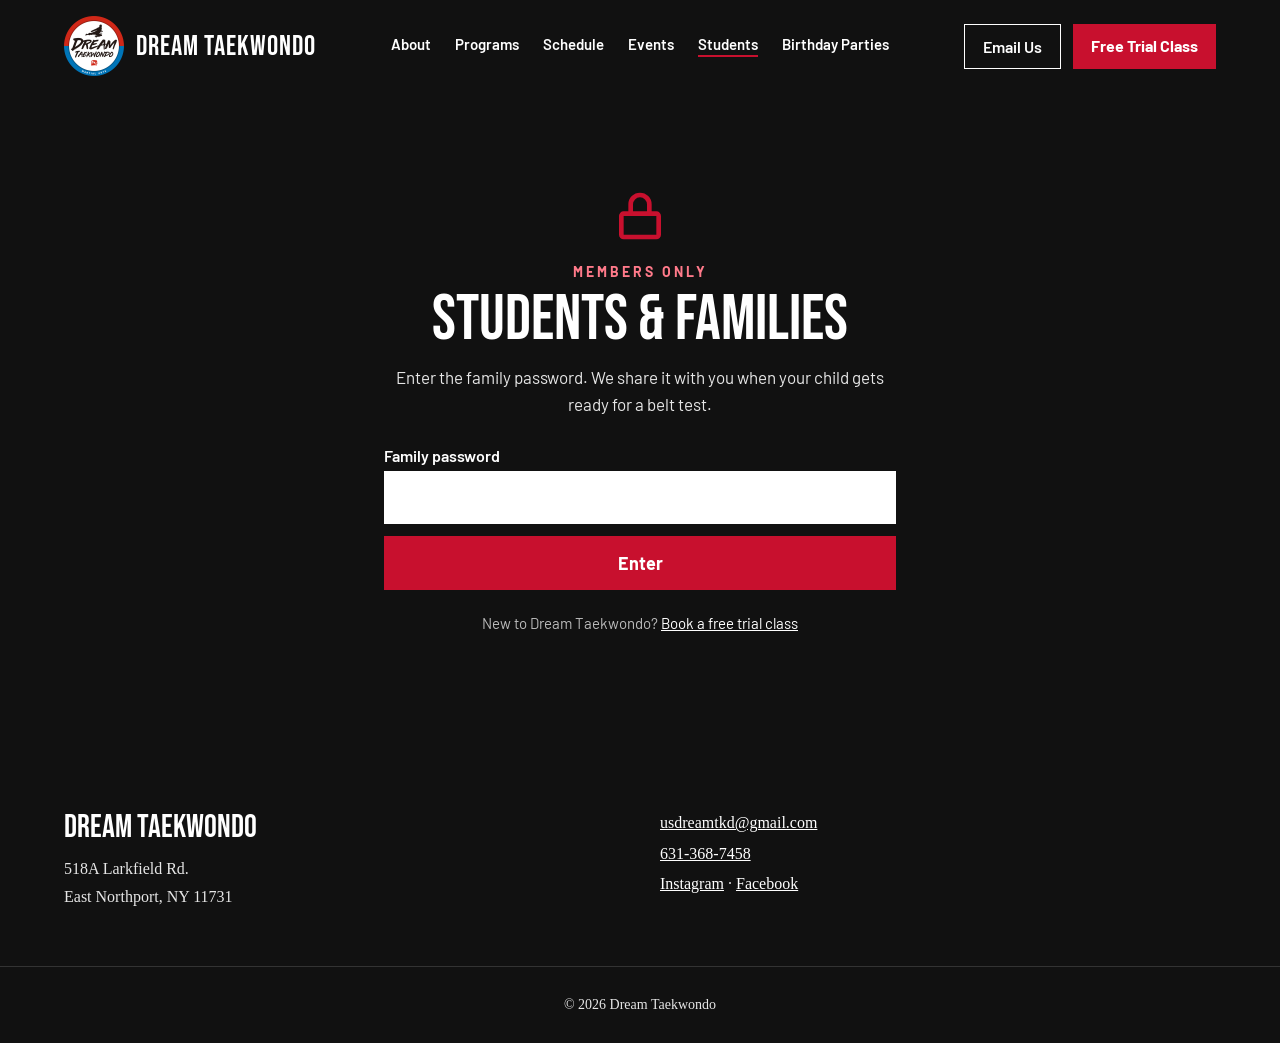
<file: students.html>
<!doctype html>
<html lang="en">
<head>
<meta charset="utf-8">
<!-- Google Analytics -->
<script async src="https://www.googletagmanager.com/gtag/js?id=G-QPGLDK92RG"></script>
<script>window.dataLayer=window.dataLayer||[];function gtag(){dataLayer.push(arguments);}gtag('js',new Date());gtag('config','G-QPGLDK92RG');</script>
<meta name="viewport" content="width=device-width, initial-scale=1">
<title>Students & Families | Dream Taekwondo</title>
<meta name="description" content="Study guides for current Dream Taekwondo students.">
<meta name="robots" content="noindex, nofollow">
<meta property="og:title" content="Students & Families | Dream Taekwondo">
<meta property="og:description" content="Study guides for current Dream Taekwondo students.">
<meta property="og:image" content="https://www.dreamtkd.com/images/slide-blackbelt.jpg">
<link rel="icon" type="image/png" href="images/favicon.png">
<link rel="apple-touch-icon" href="images/apple-touch-icon.png">
<link rel="preconnect" href="https://fonts.googleapis.com">
<link rel="preconnect" href="https://fonts.gstatic.com" crossorigin>
<link href="https://fonts.googleapis.com/css2?family=Bebas+Neue&amp;family=Barlow:wght@400;500;600;700&amp;display=swap" rel="stylesheet">
<link rel="stylesheet" href="css/style.css?v=10">
</head>
<body>
<div style="font-family: 'Barlow', sans-serif; color: #111111; background: #FFFFFF; width: 100%;">

<header class="site-header" style="background: #111111; color: #FFFFFF;">
<div style="max-width: 1200px; margin: 0 auto; padding: 16px 24px; display: flex; flex-wrap: wrap; align-items: center; justify-content: space-between; gap: 16px;">
<a href="index.html" style="display: flex; align-items: center; gap: 12px; color: #FFFFFF; text-decoration: none;">
<img src="images/logo.png" alt="Dream Taekwondo logo" style="display: block; width: 60px; height: 60px;">
<span style="font-family: 'Bebas Neue', sans-serif; font-size: 28px; letter-spacing: 1px;">Dream Taekwondo</span>
</a>
<button type="button" class="menu-toggle" aria-expanded="false" aria-controls="site-nav" aria-label="Open menu"><span></span><span></span><span></span></button>
<nav id="site-nav" aria-label="Main" style="display: flex; flex-wrap: wrap; gap: 24px; font-weight: 600; font-size: 15px;">
<a href="index.html#about" style="color: #FFFFFF; text-decoration: none;">About</a>
<a href="index.html#find" style="color: #FFFFFF; text-decoration: none;">Programs</a>
<a href="schedule.html" style="color: #FFFFFF; text-decoration: none;">Schedule</a>
<a href="events.html" style="color: #FFFFFF; text-decoration: none;">Events</a>
<a href="students.html" aria-current="page" style="color: #FFFFFF; text-decoration: none; border-bottom: 2px solid #C8102E; padding-bottom: 2px;">Students</a>
<a href="parties.html" style="color: #FFFFFF; text-decoration: none;">Birthday Parties</a>
<a class="show-sm" href="mailto:usdreamtkd@gmail.com" style="color: #FFFFFF; text-decoration: none;">Email Us</a>
</nav>
<div style="display: flex; gap: 12px; flex-wrap: wrap;">
<a class="hide-sm" href="mailto:usdreamtkd@gmail.com" style="color: #FFFFFF; text-decoration: none; border: 1px solid #FFFFFF; padding: 12px 18px; font-weight: 600;">Email Us</a>
<a href="index.html#trial" style="background: #C8102E; color: #FFFFFF; text-decoration: none; padding: 12px 18px; font-weight: 700;">Free Trial Class</a>
</div>
</div>
</header>
<div id="gate">
<section style="background: #111111; color: #FFFFFF;">
<div style="max-width: 560px; margin: 0 auto; padding: 96px 24px 120px; text-align: center;">
<svg width="56" height="56" viewBox="0 0 24 24" aria-hidden="true" style="fill: none; stroke: #C8102E; stroke-width: 2; stroke-linecap: round; stroke-linejoin: round;"><rect x="4" y="11" width="16" height="10" rx="1"></rect><path d="M8 11 V7 a4 4 0 0 1 8 0 V11"></path></svg>
<p style="margin: 16px 0 8px; color: #FF7A8A; font-weight: 700; letter-spacing: 3px; font-size: 14px;">MEMBERS ONLY</p>
<h1 style="margin: 0 0 12px; font-family: 'Bebas Neue', sans-serif; font-size: 64px; line-height: 1; font-weight: 400;">Students &amp; Families</h1>
<p style="margin: 0 0 28px; font-size: 17px; line-height: 1.6; color: #E6E6E6;">Enter the family password. We share it with you when your child gets ready for a belt test.</p>
<form id="gate-form" style="display: flex; flex-direction: column; gap: 12px; text-align: left;">
<label style="display: flex; flex-direction: column; gap: 6px; font-weight: 600;">Family password<input id="gate-pw" type="password" autocomplete="current-password" style="padding: 16px; font-size: 18px; border: 0;"></label>
<p id="gate-error" role="alert" hidden style="margin: 0; color: #FF7A8A; font-weight: 600;">That password didn’t work. Please try again or ask your instructor at the studio.</p>
<button id="gate-btn" type="submit" style="background: #C8102E; color: #FFFFFF; border: 0; padding: 16px; font-size: 18px; font-weight: 700; font-family: 'Barlow', sans-serif; cursor: pointer;">Enter</button>
</form>
<p style="margin: 24px 0 0; font-size: 15px; color: #BBBBBB;">New to Dream Taekwondo? <a href="index.html#trial" style="color: #FFFFFF;">Book a free trial class</a></p>
</div>
</section>
</div>

<div id="members" hidden>

<section style="background: #111111; color: #FFFFFF;">
<div style="max-width: 1200px; margin: 0 auto; padding: 56px 24px 64px;">
<p style="margin: 0 0 10px; color: #FF7A8A; font-weight: 700; letter-spacing: 3px; font-size: 14px;">FOR CURRENT FAMILIES</p>
<h1 style="margin: 0; font-family: 'Bebas Neue', sans-serif; font-size: 88px; line-height: 0.95; font-weight: 400;">Students &amp; Families</h1>
<p style="margin: 16px 0 28px; font-size: 18px; line-height: 1.6; color: #E6E6E6; max-width: 600px;">Study guides for every belt test, the class schedule and studio events, all in one place.</p>
<div style="display: grid; grid-template-columns: repeat(auto-fit, minmax(220px, 1fr)); gap: 12px;">
<a href="#study" style="display: block; border: 2px solid #FFFFFF; color: #FFFFFF; text-decoration: none; padding: 18px 20px;"><span style="display: block; font-family: 'Bebas Neue', sans-serif; font-size: 28px;">Study Guide</span><span style="color: #CCCCCC;">What to know for your next belt</span></a>
<a href="schedule.html" style="display: block; border: 2px solid #FFFFFF; color: #FFFFFF; text-decoration: none; padding: 18px 20px;"><span style="display: block; font-family: 'Bebas Neue', sans-serif; font-size: 28px;">Class Schedule</span><span style="color: #CCCCCC;">Weekly times by belt level</span></a>
<a href="events.html" style="display: block; border: 2px solid #FFFFFF; color: #FFFFFF; text-decoration: none; padding: 18px 20px;"><span style="display: block; font-family: 'Bebas Neue', sans-serif; font-size: 28px;">Studio Calendar</span><span style="color: #CCCCCC;">Belt tests, events, closures</span></a>
</div>
</div>
</section>

<section id="study" style="max-width: 1200px; margin: 0 auto; padding: 72px 24px 48px;">
<p style="margin: 0 0 8px; color: #C8102E; font-weight: 700; letter-spacing: 3px; font-size: 14px;">BELT TEST STUDY GUIDE</p>
<h2 style="margin: 0 0 12px; font-family: 'Bebas Neue', sans-serif; font-size: 64px; font-weight: 400; line-height: 1;">Practice at home</h2>
<p style="margin: 0 0 32px; font-size: 18px; color: #444444; max-width: 640px; line-height: 1.5;">Tap your belt to see what you need to know for your next test.</p>

<div style="display: flex; flex-direction: column; gap: 10px;">
<details class="belt" name="belts" style="border: 2px solid #111111;" open>
<summary style="display: flex; align-items: center; justify-content: space-between; gap: 16px; padding: 16px 20px; cursor: pointer; list-style: none;">
<span style="display: flex; align-items: center; gap: 14px;"><span aria-hidden="true" style="display: block; width: 48px; height: 16px; box-sizing: border-box; background: #FFFFFF; border: 2px solid #111111;"></span><span style="font-family: 'Bebas Neue', sans-serif; font-size: 30px; color: #111111;">White Belt Test</span></span>
<span class="belt-icon" aria-hidden="true" style="font-size: 28px; font-weight: 700; color: #C8102E; width: 28px; text-align: center;"></span>
</summary>
<div style="border-top: 2px solid #111111; padding: 24px 20px 28px; display: flex; flex-wrap: wrap; gap: 24px;">
<div style="flex: 1 1 100%;"><a href="study-guides/white-belt.pdf" download target="_blank" rel="noopener" style="display: inline-flex; align-items: center; gap: 8px; background: #111111; color: #FFFFFF; text-decoration: none; padding: 12px 18px; font-weight: 700; font-size: 15px;">⬇ Download White Belt Study Guide (PDF)</a></div>
<div style="flex: 1 1 300px; min-width: 0;">
<h3 style="margin: 0 0 12px; font-family: 'Bebas Neue', sans-serif; font-size: 26px; font-weight: 400;">Korean count 1–10</h3>
<table style="width: 100%; border-collapse: collapse; font-size: 17px;"><thead><tr style="background: #111111; color: #FFFFFF;"><th scope="col" style="padding: 10px 14px; text-align: left; width: 90px;">Number</th><th scope="col" style="padding: 10px 14px; text-align: left;">Korean Count</th></tr></thead><tbody><tr style="border-bottom: 1px solid #DDDDDD; background: #FFFFFF;"><td style="padding: 9px 14px; font-weight: 700;">1</td><td style="padding: 9px 14px;">Hana</td></tr><tr style="border-bottom: 1px solid #DDDDDD; background: #F7F7F7;"><td style="padding: 9px 14px; font-weight: 700;">2</td><td style="padding: 9px 14px;">Dul</td></tr><tr style="border-bottom: 1px solid #DDDDDD; background: #FFFFFF;"><td style="padding: 9px 14px; font-weight: 700;">3</td><td style="padding: 9px 14px;">Set</td></tr><tr style="border-bottom: 1px solid #DDDDDD; background: #F7F7F7;"><td style="padding: 9px 14px; font-weight: 700;">4</td><td style="padding: 9px 14px;">Net</td></tr><tr style="border-bottom: 1px solid #DDDDDD; background: #FFFFFF;"><td style="padding: 9px 14px; font-weight: 700;">5</td><td style="padding: 9px 14px;">Da-sot</td></tr><tr style="border-bottom: 1px solid #DDDDDD; background: #F7F7F7;"><td style="padding: 9px 14px; font-weight: 700;">6</td><td style="padding: 9px 14px;">Yu-sot</td></tr><tr style="border-bottom: 1px solid #DDDDDD; background: #FFFFFF;"><td style="padding: 9px 14px; font-weight: 700;">7</td><td style="padding: 9px 14px;">Il-gop</td></tr><tr style="border-bottom: 1px solid #DDDDDD; background: #F7F7F7;"><td style="padding: 9px 14px; font-weight: 700;">8</td><td style="padding: 9px 14px;">Yu dul</td></tr><tr style="border-bottom: 1px solid #DDDDDD; background: #FFFFFF;"><td style="padding: 9px 14px; font-weight: 700;">9</td><td style="padding: 9px 14px;">Ah Hob</td></tr><tr style="border-bottom: 1px solid #DDDDDD; background: #F7F7F7;"><td style="padding: 9px 14px; font-weight: 700;">10</td><td style="padding: 9px 14px;">Yul</td></tr></tbody></table>
</div>
<div style="flex: 1 1 340px; min-width: 0; display: flex; flex-direction: column; gap: 16px;">
<div style="background: #F7F7F7; border-left: 4px solid #C8102E; padding: 20px;"><h3 style="margin: 0 0 10px; font-family: 'Bebas Neue', sans-serif; font-size: 26px; font-weight: 400;">5 Aims to Achieve</h3><ol style="margin: 0; padding-left: 24px; font-size: 17px; line-height: 1.9;"><li>Respect</li><li>Humility</li><li>Perseverance</li><li>Self Control</li><li>Honesty</li></ol></div>
<div style="background: #F7F7F7; border-left: 4px solid #C8102E; padding: 20px;"><h3 style="margin: 0 0 10px; font-family: 'Bebas Neue', sans-serif; font-size: 26px; font-weight: 400;">5 Spirit Answers</h3><ol style="margin: 0; padding-left: 24px; font-size: 17px; line-height: 1.9;"><li>Yes Sir</li><li>Thank you Sir</li><li>You’re Welcome Sir</li><li>I’m Sorry Sir</li><li>Yes I can Sir</li></ol></div>
</div>
</div>
</details>
<details class="belt" name="belts" style="border: 2px solid #111111;">
<summary style="display: flex; align-items: center; justify-content: space-between; gap: 16px; padding: 16px 20px; cursor: pointer; list-style: none;">
<span style="display: flex; align-items: center; gap: 14px;"><span aria-hidden="true" style="display: block; width: 48px; height: 16px; box-sizing: border-box; background: #F5D000;"></span><span style="font-family: 'Bebas Neue', sans-serif; font-size: 30px; color: #111111;">Yellow Belt Test</span></span>
<span class="belt-icon" aria-hidden="true" style="font-size: 28px; font-weight: 700; color: #C8102E; width: 28px; text-align: center;"></span>
</summary>
<div style="border-top: 2px solid #111111; padding: 24px 20px 28px; display: flex; flex-wrap: wrap; gap: 24px;">
<div style="flex: 1 1 100%;"><a href="study-guides/yellow-belt.pdf" download target="_blank" rel="noopener" style="display: inline-flex; align-items: center; gap: 8px; background: #111111; color: #FFFFFF; text-decoration: none; padding: 12px 18px; font-weight: 700; font-size: 15px;">⬇ Download Yellow Belt Study Guide (PDF)</a></div>
<div style="flex: 1 1 300px; min-width: 0;">
<h3 style="margin: 0 0 12px; font-family: 'Bebas Neue', sans-serif; font-size: 26px; font-weight: 400;">Korean count 11–20</h3>
<table style="width: 100%; border-collapse: collapse; font-size: 17px;"><thead><tr style="background: #111111; color: #FFFFFF;"><th scope="col" style="padding: 10px 14px; text-align: left; width: 90px;">Number</th><th scope="col" style="padding: 10px 14px; text-align: left;">Korean Count</th></tr></thead><tbody><tr style="border-bottom: 1px solid #DDDDDD; background: #FFFFFF;"><td style="padding: 9px 14px; font-weight: 700;">11</td><td style="padding: 9px 14px;">Yul Hana</td></tr><tr style="border-bottom: 1px solid #DDDDDD; background: #F7F7F7;"><td style="padding: 9px 14px; font-weight: 700;">12</td><td style="padding: 9px 14px;">Yul Dul</td></tr><tr style="border-bottom: 1px solid #DDDDDD; background: #FFFFFF;"><td style="padding: 9px 14px; font-weight: 700;">13</td><td style="padding: 9px 14px;">Yul Set</td></tr><tr style="border-bottom: 1px solid #DDDDDD; background: #F7F7F7;"><td style="padding: 9px 14px; font-weight: 700;">14</td><td style="padding: 9px 14px;">Yul Net</td></tr><tr style="border-bottom: 1px solid #DDDDDD; background: #FFFFFF;"><td style="padding: 9px 14px; font-weight: 700;">15</td><td style="padding: 9px 14px;">Yul Da-sot</td></tr><tr style="border-bottom: 1px solid #DDDDDD; background: #F7F7F7;"><td style="padding: 9px 14px; font-weight: 700;">16</td><td style="padding: 9px 14px;">Yul Yu-sot</td></tr><tr style="border-bottom: 1px solid #DDDDDD; background: #FFFFFF;"><td style="padding: 9px 14px; font-weight: 700;">17</td><td style="padding: 9px 14px;">Yul Il-gop</td></tr><tr style="border-bottom: 1px solid #DDDDDD; background: #F7F7F7;"><td style="padding: 9px 14px; font-weight: 700;">18</td><td style="padding: 9px 14px;">Yul Yu dul</td></tr><tr style="border-bottom: 1px solid #DDDDDD; background: #FFFFFF;"><td style="padding: 9px 14px; font-weight: 700;">19</td><td style="padding: 9px 14px;">Yul Ah Hob</td></tr><tr style="border-bottom: 1px solid #DDDDDD; background: #F7F7F7;"><td style="padding: 9px 14px; font-weight: 700;">20</td><td style="padding: 9px 14px;">Su Mul</td></tr></tbody></table>
</div>
<div style="flex: 1 1 340px; min-width: 0; display: flex; flex-direction: column; gap: 16px;">
<div style="background: #F7F7F7; border-left: 4px solid #C8102E; padding: 20px;"><h3 style="margin: 0 0 10px; font-family: 'Bebas Neue', sans-serif; font-size: 26px; font-weight: 400;">Words to know</h3><dl style="margin: 0; display: flex; flex-direction: column;"><div style="display: flex; flex-wrap: wrap; gap: 4px 16px; padding: 8px 0; border-bottom: 1px solid #E2E2E2;"><dt style="flex: 1 1 180px; color: #444444;">Hello</dt><dd style="margin: 0; flex: 1 1 180px; font-weight: 700;">An Nyung Ha Se Yo</dd></div><div style="display: flex; flex-wrap: wrap; gap: 4px 16px; padding: 8px 0; border-bottom: 1px solid #E2E2E2;"><dt style="flex: 1 1 180px; color: #444444;">Thank you</dt><dd style="margin: 0; flex: 1 1 180px; font-weight: 700;">Kam Sa Ham Ni Da</dd></div><div style="display: flex; flex-wrap: wrap; gap: 4px 16px; padding: 8px 0; border-bottom: 1px solid #E2E2E2;"><dt style="flex: 1 1 180px; color: #444444;">Master</dt><dd style="margin: 0; flex: 1 1 180px; font-weight: 700;">Sa Bum Nim</dd></div><div style="display: flex; flex-wrap: wrap; gap: 4px 16px; padding: 8px 0; border-bottom: 1px solid #E2E2E2;"><dt style="flex: 1 1 180px; color: #444444;">Tae Kwon Do Classroom</dt><dd style="margin: 0; flex: 1 1 180px; font-weight: 700;">Do Jang</dd></div><div style="display: flex; flex-wrap: wrap; gap: 4px 16px; padding: 8px 0; border-bottom: 1px solid #E2E2E2;"><dt style="flex: 1 1 180px; color: #444444;">Tae Kwon Do Uniform</dt><dd style="margin: 0; flex: 1 1 180px; font-weight: 700;">Do Bok</dd></div><div style="display: flex; flex-wrap: wrap; gap: 4px 16px; padding: 8px 0; border-bottom: 1px solid #E2E2E2;"><dt style="flex: 1 1 180px; color: #444444;">Tae Kwon Do Belt</dt><dd style="margin: 0; flex: 1 1 180px; font-weight: 700;">Thee</dd></div><div style="display: flex; flex-wrap: wrap; gap: 4px 16px; padding: 8px 0; border-bottom: 1px solid #E2E2E2;"><dt style="flex: 1 1 180px; color: #444444;">Attention</dt><dd style="margin: 0; flex: 1 1 180px; font-weight: 700;">Cha Ryot</dd></div><div style="display: flex; flex-wrap: wrap; gap: 4px 16px; padding: 8px 0; border-bottom: 1px solid #E2E2E2;"><dt style="flex: 1 1 180px; color: #444444;">Bow</dt><dd style="margin: 0; flex: 1 1 180px; font-weight: 700;">Kyung Ye</dd></div><div style="display: flex; flex-wrap: wrap; gap: 4px 16px; padding: 8px 0; border-bottom: 1px solid #E2E2E2;"><dt style="flex: 1 1 180px; color: #444444;">Flag</dt><dd style="margin: 0; flex: 1 1 180px; font-weight: 700;">Kukki</dd></div></dl></div>
<div style="background: #F7F7F7; border-left: 4px solid #C8102E; padding: 20px;"><h3 style="margin: 0 0 10px; font-family: 'Bebas Neue', sans-serif; font-size: 26px; font-weight: 400;">Meaning of Tae Kwon Do</h3><dl style="margin: 0; display: flex; flex-direction: column;"><div style="display: flex; flex-wrap: wrap; gap: 4px 16px; padding: 8px 0; border-bottom: 1px solid #E2E2E2;"><dt style="flex: 1 1 180px; color: #444444;">TAE</dt><dd style="margin: 0; flex: 1 1 180px; font-weight: 700;">Kicking</dd></div><div style="display: flex; flex-wrap: wrap; gap: 4px 16px; padding: 8px 0; border-bottom: 1px solid #E2E2E2;"><dt style="flex: 1 1 180px; color: #444444;">KWON</dt><dd style="margin: 0; flex: 1 1 180px; font-weight: 700;">Punching</dd></div><div style="display: flex; flex-wrap: wrap; gap: 4px 16px; padding: 8px 0; border-bottom: 1px solid #E2E2E2;"><dt style="flex: 1 1 180px; color: #444444;">DO</dt><dd style="margin: 0; flex: 1 1 180px; font-weight: 700;">Way of Life</dd></div></dl></div>
</div>
</div>
</details>
<details class="belt" name="belts" style="border: 2px solid #111111;">
<summary style="display: flex; align-items: center; justify-content: space-between; gap: 16px; padding: 16px 20px; cursor: pointer; list-style: none;">
<span style="display: flex; align-items: center; gap: 14px;"><span aria-hidden="true" style="display: block; width: 48px; height: 16px; box-sizing: border-box; background: #F07D00;"></span><span style="font-family: 'Bebas Neue', sans-serif; font-size: 30px; color: #111111;">Orange Belt Test</span></span>
<span class="belt-icon" aria-hidden="true" style="font-size: 28px; font-weight: 700; color: #C8102E; width: 28px; text-align: center;"></span>
</summary>
<div style="border-top: 2px solid #111111; padding: 24px 20px 28px; display: flex; flex-wrap: wrap; gap: 24px;">
<div style="flex: 1 1 100%;"><a href="study-guides/orange-belt.pdf" download target="_blank" rel="noopener" style="display: inline-flex; align-items: center; gap: 8px; background: #111111; color: #FFFFFF; text-decoration: none; padding: 12px 18px; font-weight: 700; font-size: 15px;">⬇ Download Orange Belt Study Guide (PDF)</a></div>
<div style="flex: 1 1 300px; min-width: 0;">
<h3 style="margin: 0 0 12px; font-family: 'Bebas Neue', sans-serif; font-size: 26px; font-weight: 400;">Korean count 1–20</h3>
<table style="width: 100%; border-collapse: collapse; font-size: 17px;"><thead><tr style="background: #111111; color: #FFFFFF;"><th scope="col" style="padding: 10px 14px; text-align: left; width: 90px;">Number</th><th scope="col" style="padding: 10px 14px; text-align: left;">Korean Count</th></tr></thead><tbody><tr style="border-bottom: 1px solid #DDDDDD; background: #FFFFFF;"><td style="padding: 9px 14px; font-weight: 700;">1</td><td style="padding: 9px 14px;">Hana</td></tr><tr style="border-bottom: 1px solid #DDDDDD; background: #F7F7F7;"><td style="padding: 9px 14px; font-weight: 700;">2</td><td style="padding: 9px 14px;">Dul</td></tr><tr style="border-bottom: 1px solid #DDDDDD; background: #FFFFFF;"><td style="padding: 9px 14px; font-weight: 700;">3</td><td style="padding: 9px 14px;">Set</td></tr><tr style="border-bottom: 1px solid #DDDDDD; background: #F7F7F7;"><td style="padding: 9px 14px; font-weight: 700;">4</td><td style="padding: 9px 14px;">Net</td></tr><tr style="border-bottom: 1px solid #DDDDDD; background: #FFFFFF;"><td style="padding: 9px 14px; font-weight: 700;">5</td><td style="padding: 9px 14px;">Da-sot</td></tr><tr style="border-bottom: 1px solid #DDDDDD; background: #F7F7F7;"><td style="padding: 9px 14px; font-weight: 700;">6</td><td style="padding: 9px 14px;">Yu-sot</td></tr><tr style="border-bottom: 1px solid #DDDDDD; background: #FFFFFF;"><td style="padding: 9px 14px; font-weight: 700;">7</td><td style="padding: 9px 14px;">Il-gop</td></tr><tr style="border-bottom: 1px solid #DDDDDD; background: #F7F7F7;"><td style="padding: 9px 14px; font-weight: 700;">8</td><td style="padding: 9px 14px;">Yu dul</td></tr><tr style="border-bottom: 1px solid #DDDDDD; background: #FFFFFF;"><td style="padding: 9px 14px; font-weight: 700;">9</td><td style="padding: 9px 14px;">Ah Hob</td></tr><tr style="border-bottom: 1px solid #DDDDDD; background: #F7F7F7;"><td style="padding: 9px 14px; font-weight: 700;">10</td><td style="padding: 9px 14px;">Yul</td></tr><tr style="border-bottom: 1px solid #DDDDDD; background: #FFFFFF;"><td style="padding: 9px 14px; font-weight: 700;">11</td><td style="padding: 9px 14px;">Yul Hana</td></tr><tr style="border-bottom: 1px solid #DDDDDD; background: #F7F7F7;"><td style="padding: 9px 14px; font-weight: 700;">12</td><td style="padding: 9px 14px;">Yul Dul</td></tr><tr style="border-bottom: 1px solid #DDDDDD; background: #FFFFFF;"><td style="padding: 9px 14px; font-weight: 700;">13</td><td style="padding: 9px 14px;">Yul Set</td></tr><tr style="border-bottom: 1px solid #DDDDDD; background: #F7F7F7;"><td style="padding: 9px 14px; font-weight: 700;">14</td><td style="padding: 9px 14px;">Yul Net</td></tr><tr style="border-bottom: 1px solid #DDDDDD; background: #FFFFFF;"><td style="padding: 9px 14px; font-weight: 700;">15</td><td style="padding: 9px 14px;">Yul Da-sot</td></tr><tr style="border-bottom: 1px solid #DDDDDD; background: #F7F7F7;"><td style="padding: 9px 14px; font-weight: 700;">16</td><td style="padding: 9px 14px;">Yul Yu-sot</td></tr><tr style="border-bottom: 1px solid #DDDDDD; background: #FFFFFF;"><td style="padding: 9px 14px; font-weight: 700;">17</td><td style="padding: 9px 14px;">Yul Il-gop</td></tr><tr style="border-bottom: 1px solid #DDDDDD; background: #F7F7F7;"><td style="padding: 9px 14px; font-weight: 700;">18</td><td style="padding: 9px 14px;">Yul Yu dul</td></tr><tr style="border-bottom: 1px solid #DDDDDD; background: #FFFFFF;"><td style="padding: 9px 14px; font-weight: 700;">19</td><td style="padding: 9px 14px;">Yul Ah Hob</td></tr><tr style="border-bottom: 1px solid #DDDDDD; background: #F7F7F7;"><td style="padding: 9px 14px; font-weight: 700;">20</td><td style="padding: 9px 14px;">Su Mul</td></tr></tbody></table>
</div>
<div style="flex: 1 1 340px; min-width: 0; display: flex; flex-direction: column; gap: 16px;">
<div style="background: #F7F7F7; border-left: 4px solid #C8102E; padding: 20px;"><h3 style="margin: 0 0 10px; font-family: 'Bebas Neue', sans-serif; font-size: 26px; font-weight: 400;">Stances</h3><dl style="margin: 0; display: flex; flex-direction: column;"><div style="display: flex; flex-wrap: wrap; gap: 4px 16px; padding: 8px 0; border-bottom: 1px solid #E2E2E2;"><dt style="flex: 1 1 180px; color: #444444;">Attention Stand</dt><dd style="margin: 0; flex: 1 1 180px; font-weight: 700;">Cha Ryot Seo Ki</dd></div><div style="display: flex; flex-wrap: wrap; gap: 4px 16px; padding: 8px 0; border-bottom: 1px solid #E2E2E2;"><dt style="flex: 1 1 180px; color: #444444;">Ready Stand</dt><dd style="margin: 0; flex: 1 1 180px; font-weight: 700;">Jun Bi Seo Ki</dd></div><div style="display: flex; flex-wrap: wrap; gap: 4px 16px; padding: 8px 0; border-bottom: 1px solid #E2E2E2;"><dt style="flex: 1 1 180px; color: #444444;">Horseback Riding Stand</dt><dd style="margin: 0; flex: 1 1 180px; font-weight: 700;">Ju Chum Seo Ki</dd></div><div style="display: flex; flex-wrap: wrap; gap: 4px 16px; padding: 8px 0; border-bottom: 1px solid #E2E2E2;"><dt style="flex: 1 1 180px; color: #444444;">Walking Stand</dt><dd style="margin: 0; flex: 1 1 180px; font-weight: 700;">Ap Seo Ki</dd></div><div style="display: flex; flex-wrap: wrap; gap: 4px 16px; padding: 8px 0; border-bottom: 1px solid #E2E2E2;"><dt style="flex: 1 1 180px; color: #444444;">Front Stand</dt><dd style="margin: 0; flex: 1 1 180px; font-weight: 700;">Ap Gu Bi</dd></div></dl></div>
</div>
</div>
</details>
<details class="belt" name="belts" style="border: 2px solid #111111;">
<summary style="display: flex; align-items: center; justify-content: space-between; gap: 16px; padding: 16px 20px; cursor: pointer; list-style: none;">
<span style="display: flex; align-items: center; gap: 14px;"><span aria-hidden="true" style="display: block; width: 48px; height: 16px; box-sizing: border-box; background: #17A34A;"></span><span style="font-family: 'Bebas Neue', sans-serif; font-size: 30px; color: #111111;">Green Belt Test</span></span>
<span class="belt-icon" aria-hidden="true" style="font-size: 28px; font-weight: 700; color: #C8102E; width: 28px; text-align: center;"></span>
</summary>
<div style="border-top: 2px solid #111111; padding: 24px 20px 28px; display: flex; flex-wrap: wrap; gap: 24px;">
<div style="flex: 1 1 100%;"><a href="study-guides/green-belt.pdf" download target="_blank" rel="noopener" style="display: inline-flex; align-items: center; gap: 8px; background: #111111; color: #FFFFFF; text-decoration: none; padding: 12px 18px; font-weight: 700; font-size: 15px;">⬇ Download Green Belt Study Guide (PDF)</a></div>
<div style="flex: 1 1 300px; min-width: 0;">
<h3 style="margin: 0 0 12px; font-family: 'Bebas Neue', sans-serif; font-size: 26px; font-weight: 400;">Korean count 21–30</h3>
<table style="width: 100%; border-collapse: collapse; font-size: 17px;"><thead><tr style="background: #111111; color: #FFFFFF;"><th scope="col" style="padding: 10px 14px; text-align: left; width: 90px;">Number</th><th scope="col" style="padding: 10px 14px; text-align: left;">Korean Count</th></tr></thead><tbody><tr style="border-bottom: 1px solid #DDDDDD; background: #FFFFFF;"><td style="padding: 9px 14px; font-weight: 700;">21</td><td style="padding: 9px 14px;">Su Mul Hana</td></tr><tr style="border-bottom: 1px solid #DDDDDD; background: #F7F7F7;"><td style="padding: 9px 14px; font-weight: 700;">22</td><td style="padding: 9px 14px;">Su Mul Dul</td></tr><tr style="border-bottom: 1px solid #DDDDDD; background: #FFFFFF;"><td style="padding: 9px 14px; font-weight: 700;">23</td><td style="padding: 9px 14px;">Su Mul Set</td></tr><tr style="border-bottom: 1px solid #DDDDDD; background: #F7F7F7;"><td style="padding: 9px 14px; font-weight: 700;">24</td><td style="padding: 9px 14px;">Su Mul Net</td></tr><tr style="border-bottom: 1px solid #DDDDDD; background: #FFFFFF;"><td style="padding: 9px 14px; font-weight: 700;">25</td><td style="padding: 9px 14px;">Su Mul Da-sot</td></tr><tr style="border-bottom: 1px solid #DDDDDD; background: #F7F7F7;"><td style="padding: 9px 14px; font-weight: 700;">26</td><td style="padding: 9px 14px;">Su Mul Yu-sot</td></tr><tr style="border-bottom: 1px solid #DDDDDD; background: #FFFFFF;"><td style="padding: 9px 14px; font-weight: 700;">27</td><td style="padding: 9px 14px;">Su Mul Il-gop</td></tr><tr style="border-bottom: 1px solid #DDDDDD; background: #F7F7F7;"><td style="padding: 9px 14px; font-weight: 700;">28</td><td style="padding: 9px 14px;">Su Mul Yu Dul</td></tr><tr style="border-bottom: 1px solid #DDDDDD; background: #FFFFFF;"><td style="padding: 9px 14px; font-weight: 700;">29</td><td style="padding: 9px 14px;">Su Mul Ah Hob</td></tr><tr style="border-bottom: 1px solid #DDDDDD; background: #F7F7F7;"><td style="padding: 9px 14px; font-weight: 700;">30</td><td style="padding: 9px 14px;">Suh Roon</td></tr></tbody></table>
</div>
<div style="flex: 1 1 340px; min-width: 0; display: flex; flex-direction: column; gap: 16px;">
<div style="background: #F7F7F7; border-left: 4px solid #C8102E; padding: 20px;"><h3 style="margin: 0 0 10px; font-family: 'Bebas Neue', sans-serif; font-size: 26px; font-weight: 400;">Student Creed</h3><p style="margin: 0 0 10px; font-size: 17px; line-height: 1.6;">We commit ourselves to Mental and Physical discipline.</p><p style="margin: 0 0 10px; font-size: 17px; line-height: 1.6;">To be friends with one another and to develop strength within our group.</p><p style="margin: 0 0 10px; font-size: 17px; line-height: 1.6;">We shall never fight to achieve selfish goals, but develop wisdom and character as our ultimate commitment.</p><p style="margin: 0 0 10px; font-size: 17px; line-height: 1.6;">UNITE for RIGHT Sir!</p></div>
</div>
</div>
</details>
<details class="belt" name="belts" style="border: 2px solid #111111;">
<summary style="display: flex; align-items: center; justify-content: space-between; gap: 16px; padding: 16px 20px; cursor: pointer; list-style: none;">
<span style="display: flex; align-items: center; gap: 14px;"><span aria-hidden="true" style="display: block; width: 48px; height: 16px; box-sizing: border-box; background: #1E90E0;"></span><span style="font-family: 'Bebas Neue', sans-serif; font-size: 30px; color: #111111;">Blue Belt Test</span></span>
<span class="belt-icon" aria-hidden="true" style="font-size: 28px; font-weight: 700; color: #C8102E; width: 28px; text-align: center;"></span>
</summary>
<div style="border-top: 2px solid #111111; padding: 24px 20px 28px; display: flex; flex-wrap: wrap; gap: 24px;">
<div style="flex: 1 1 100%;"><a href="study-guides/blue-belt.pdf" download target="_blank" rel="noopener" style="display: inline-flex; align-items: center; gap: 8px; background: #111111; color: #FFFFFF; text-decoration: none; padding: 12px 18px; font-weight: 700; font-size: 15px;">⬇ Download Blue Belt Study Guide (PDF)</a></div>
<div style="flex: 1 1 300px; min-width: 0;">
<h3 style="margin: 0 0 12px; font-family: 'Bebas Neue', sans-serif; font-size: 26px; font-weight: 400;">Korean count 31–40</h3>
<table style="width: 100%; border-collapse: collapse; font-size: 17px;"><thead><tr style="background: #111111; color: #FFFFFF;"><th scope="col" style="padding: 10px 14px; text-align: left; width: 90px;">Number</th><th scope="col" style="padding: 10px 14px; text-align: left;">Korean Count</th></tr></thead><tbody><tr style="border-bottom: 1px solid #DDDDDD; background: #FFFFFF;"><td style="padding: 9px 14px; font-weight: 700;">31</td><td style="padding: 9px 14px;">Suh Roon Hana</td></tr><tr style="border-bottom: 1px solid #DDDDDD; background: #F7F7F7;"><td style="padding: 9px 14px; font-weight: 700;">32</td><td style="padding: 9px 14px;">Suh Roon Dul</td></tr><tr style="border-bottom: 1px solid #DDDDDD; background: #FFFFFF;"><td style="padding: 9px 14px; font-weight: 700;">33</td><td style="padding: 9px 14px;">Suh Roon Set</td></tr><tr style="border-bottom: 1px solid #DDDDDD; background: #F7F7F7;"><td style="padding: 9px 14px; font-weight: 700;">34</td><td style="padding: 9px 14px;">Suh Roon Net</td></tr><tr style="border-bottom: 1px solid #DDDDDD; background: #FFFFFF;"><td style="padding: 9px 14px; font-weight: 700;">35</td><td style="padding: 9px 14px;">Suh Roon Da-sot</td></tr><tr style="border-bottom: 1px solid #DDDDDD; background: #F7F7F7;"><td style="padding: 9px 14px; font-weight: 700;">36</td><td style="padding: 9px 14px;">Suh Roon Yusot</td></tr><tr style="border-bottom: 1px solid #DDDDDD; background: #FFFFFF;"><td style="padding: 9px 14px; font-weight: 700;">37</td><td style="padding: 9px 14px;">Suh Roon Il-gop</td></tr><tr style="border-bottom: 1px solid #DDDDDD; background: #F7F7F7;"><td style="padding: 9px 14px; font-weight: 700;">38</td><td style="padding: 9px 14px;">Suh Roon Yu Dul</td></tr><tr style="border-bottom: 1px solid #DDDDDD; background: #FFFFFF;"><td style="padding: 9px 14px; font-weight: 700;">39</td><td style="padding: 9px 14px;">Suh Roon Ah Hob</td></tr><tr style="border-bottom: 1px solid #DDDDDD; background: #F7F7F7;"><td style="padding: 9px 14px; font-weight: 700;">40</td><td style="padding: 9px 14px;">Ma Hoon</td></tr></tbody></table>
</div>
<div style="flex: 1 1 340px; min-width: 0; display: flex; flex-direction: column; gap: 16px;">
<div style="background: #F7F7F7; border-left: 4px solid #C8102E; padding: 20px;"><h3 style="margin: 0 0 10px; font-family: 'Bebas Neue', sans-serif; font-size: 26px; font-weight: 400;">Kicks</h3><dl style="margin: 0; display: flex; flex-direction: column;"><div style="display: flex; flex-wrap: wrap; gap: 4px 16px; padding: 8px 0; border-bottom: 1px solid #E2E2E2;"><dt style="flex: 1 1 180px; color: #444444;">Rising Kick</dt><dd style="margin: 0; flex: 1 1 180px; font-weight: 700;">Bbut Ahu Al Ri Ki</dd></div><div style="display: flex; flex-wrap: wrap; gap: 4px 16px; padding: 8px 0; border-bottom: 1px solid #E2E2E2;"><dt style="flex: 1 1 180px; color: #444444;">Axe Kick</dt><dd style="margin: 0; flex: 1 1 180px; font-weight: 700;">Nae Ryu Cha Ki</dd></div><div style="display: flex; flex-wrap: wrap; gap: 4px 16px; padding: 8px 0; border-bottom: 1px solid #E2E2E2;"><dt style="flex: 1 1 180px; color: #444444;">Front Snap Kick</dt><dd style="margin: 0; flex: 1 1 180px; font-weight: 700;">Ap Cha Ki</dd></div><div style="display: flex; flex-wrap: wrap; gap: 4px 16px; padding: 8px 0; border-bottom: 1px solid #E2E2E2;"><dt style="flex: 1 1 180px; color: #444444;">Round House Kick</dt><dd style="margin: 0; flex: 1 1 180px; font-weight: 700;">Dol Ryu Cha Ki</dd></div><div style="display: flex; flex-wrap: wrap; gap: 4px 16px; padding: 8px 0; border-bottom: 1px solid #E2E2E2;"><dt style="flex: 1 1 180px; color: #444444;">Side Kick</dt><dd style="margin: 0; flex: 1 1 180px; font-weight: 700;">Yup Cha Ki</dd></div><div style="display: flex; flex-wrap: wrap; gap: 4px 16px; padding: 8px 0; border-bottom: 1px solid #E2E2E2;"><dt style="flex: 1 1 180px; color: #444444;">Back Kick</dt><dd style="margin: 0; flex: 1 1 180px; font-weight: 700;">Dui Cha Ki</dd></div></dl></div>
</div>
</div>
</details>
<details class="belt" name="belts" style="border: 2px solid #111111;">
<summary style="display: flex; align-items: center; justify-content: space-between; gap: 16px; padding: 16px 20px; cursor: pointer; list-style: none;">
<span style="display: flex; align-items: center; gap: 14px;"><span aria-hidden="true" style="display: block; width: 48px; height: 16px; box-sizing: border-box; background: #8E3A9D;"></span><span style="font-family: 'Bebas Neue', sans-serif; font-size: 30px; color: #111111;">Purple Belt Test</span></span>
<span class="belt-icon" aria-hidden="true" style="font-size: 28px; font-weight: 700; color: #C8102E; width: 28px; text-align: center;"></span>
</summary>
<div style="border-top: 2px solid #111111; padding: 24px 20px 28px; display: flex; flex-wrap: wrap; gap: 24px;">
<div style="flex: 1 1 100%;"><a href="study-guides/purple-belt.pdf" download target="_blank" rel="noopener" style="display: inline-flex; align-items: center; gap: 8px; background: #111111; color: #FFFFFF; text-decoration: none; padding: 12px 18px; font-weight: 700; font-size: 15px;">⬇ Download Purple Belt Study Guide (PDF)</a></div>
<div style="flex: 1 1 300px; min-width: 0;">
<h3 style="margin: 0 0 12px; font-family: 'Bebas Neue', sans-serif; font-size: 26px; font-weight: 400;">Korean count 41–50</h3>
<table style="width: 100%; border-collapse: collapse; font-size: 17px;"><thead><tr style="background: #111111; color: #FFFFFF;"><th scope="col" style="padding: 10px 14px; text-align: left; width: 90px;">Number</th><th scope="col" style="padding: 10px 14px; text-align: left;">Korean Count</th></tr></thead><tbody><tr style="border-bottom: 1px solid #DDDDDD; background: #FFFFFF;"><td style="padding: 9px 14px; font-weight: 700;">41</td><td style="padding: 9px 14px;">Ma hoon Ha na</td></tr><tr style="border-bottom: 1px solid #DDDDDD; background: #F7F7F7;"><td style="padding: 9px 14px; font-weight: 700;">42</td><td style="padding: 9px 14px;">Ma hoon Dul</td></tr><tr style="border-bottom: 1px solid #DDDDDD; background: #FFFFFF;"><td style="padding: 9px 14px; font-weight: 700;">43</td><td style="padding: 9px 14px;">Ma hoon Set</td></tr><tr style="border-bottom: 1px solid #DDDDDD; background: #F7F7F7;"><td style="padding: 9px 14px; font-weight: 700;">44</td><td style="padding: 9px 14px;">Ma hoon Net</td></tr><tr style="border-bottom: 1px solid #DDDDDD; background: #FFFFFF;"><td style="padding: 9px 14px; font-weight: 700;">45</td><td style="padding: 9px 14px;">Ma hoon Da Sot</td></tr><tr style="border-bottom: 1px solid #DDDDDD; background: #F7F7F7;"><td style="padding: 9px 14px; font-weight: 700;">46</td><td style="padding: 9px 14px;">Ma hoon Yu-sot</td></tr><tr style="border-bottom: 1px solid #DDDDDD; background: #FFFFFF;"><td style="padding: 9px 14px; font-weight: 700;">47</td><td style="padding: 9px 14px;">Ma hoon Il-gop</td></tr><tr style="border-bottom: 1px solid #DDDDDD; background: #F7F7F7;"><td style="padding: 9px 14px; font-weight: 700;">48</td><td style="padding: 9px 14px;">Ma hoon Yu dul</td></tr><tr style="border-bottom: 1px solid #DDDDDD; background: #FFFFFF;"><td style="padding: 9px 14px; font-weight: 700;">49</td><td style="padding: 9px 14px;">Ma hoon Ah hop</td></tr><tr style="border-bottom: 1px solid #DDDDDD; background: #F7F7F7;"><td style="padding: 9px 14px; font-weight: 700;">50</td><td style="padding: 9px 14px;">Sheen</td></tr></tbody></table>
</div>
<div style="flex: 1 1 340px; min-width: 0; display: flex; flex-direction: column; gap: 16px;">
<div style="background: #F7F7F7; border-left: 4px solid #C8102E; padding: 20px;"><h3 style="margin: 0 0 10px; font-family: 'Bebas Neue', sans-serif; font-size: 26px; font-weight: 400;">Class terms</h3><dl style="margin: 0; display: flex; flex-direction: column;"><div style="display: flex; flex-wrap: wrap; gap: 4px 16px; padding: 8px 0; border-bottom: 1px solid #E2E2E2;"><dt style="flex: 1 1 180px; color: #444444;">Sparring</dt><dd style="margin: 0; flex: 1 1 180px; font-weight: 700;">Gyu Roo Ki</dd></div><div style="display: flex; flex-wrap: wrap; gap: 4px 16px; padding: 8px 0; border-bottom: 1px solid #E2E2E2;"><dt style="flex: 1 1 180px; color: #444444;">Form</dt><dd style="margin: 0; flex: 1 1 180px; font-weight: 700;">Poomsae</dd></div><div style="display: flex; flex-wrap: wrap; gap: 4px 16px; padding: 8px 0; border-bottom: 1px solid #E2E2E2;"><dt style="flex: 1 1 180px; color: #444444;">Self Defense</dt><dd style="margin: 0; flex: 1 1 180px; font-weight: 700;">Ho Sin Sul</dd></div><div style="display: flex; flex-wrap: wrap; gap: 4px 16px; padding: 8px 0; border-bottom: 1px solid #E2E2E2;"><dt style="flex: 1 1 180px; color: #444444;">Breaking</dt><dd style="margin: 0; flex: 1 1 180px; font-weight: 700;">Kyuk Pa</dd></div><div style="display: flex; flex-wrap: wrap; gap: 4px 16px; padding: 8px 0; border-bottom: 1px solid #E2E2E2;"><dt style="flex: 1 1 180px; color: #444444;">One Step Sparring</dt><dd style="margin: 0; flex: 1 1 180px; font-weight: 700;">Ill Su Sik</dd></div><div style="display: flex; flex-wrap: wrap; gap: 4px 16px; padding: 8px 0; border-bottom: 1px solid #E2E2E2;"><dt style="flex: 1 1 180px; color: #444444;">Begin</dt><dd style="margin: 0; flex: 1 1 180px; font-weight: 700;">Si Jak</dd></div><div style="display: flex; flex-wrap: wrap; gap: 4px 16px; padding: 8px 0; border-bottom: 1px solid #E2E2E2;"><dt style="flex: 1 1 180px; color: #444444;">Stop</dt><dd style="margin: 0; flex: 1 1 180px; font-weight: 700;">Gu Man</dd></div></dl></div>
</div>
</div>
</details>
<details class="belt" name="belts" style="border: 2px solid #111111;">
<summary style="display: flex; align-items: center; justify-content: space-between; gap: 16px; padding: 16px 20px; cursor: pointer; list-style: none;">
<span style="display: flex; align-items: center; gap: 14px;"><span aria-hidden="true" style="display: block; width: 48px; height: 16px; box-sizing: border-box; background: linear-gradient(180deg, #8E3A9D 0 38%, #111111 38% 62%, #8E3A9D 62% 100%);"></span><span style="font-family: 'Bebas Neue', sans-serif; font-size: 30px; color: #111111;">High Purple Belt Test</span></span>
<span class="belt-icon" aria-hidden="true" style="font-size: 28px; font-weight: 700; color: #C8102E; width: 28px; text-align: center;"></span>
</summary>
<div style="border-top: 2px solid #111111; padding: 24px 20px 28px; display: flex; flex-wrap: wrap; gap: 24px;">
<div style="flex: 1 1 100%;"><a href="study-guides/high-purple-belt.pdf" download target="_blank" rel="noopener" style="display: inline-flex; align-items: center; gap: 8px; background: #111111; color: #FFFFFF; text-decoration: none; padding: 12px 18px; font-weight: 700; font-size: 15px;">⬇ Download High Purple Belt Study Guide (PDF)</a></div>
<div style="flex: 1 1 300px; min-width: 0;">
<h3 style="margin: 0 0 12px; font-family: 'Bebas Neue', sans-serif; font-size: 26px; font-weight: 400;">Korean count 51–60</h3>
<table style="width: 100%; border-collapse: collapse; font-size: 17px;"><thead><tr style="background: #111111; color: #FFFFFF;"><th scope="col" style="padding: 10px 14px; text-align: left; width: 90px;">Number</th><th scope="col" style="padding: 10px 14px; text-align: left;">Korean Count</th></tr></thead><tbody><tr style="border-bottom: 1px solid #DDDDDD; background: #FFFFFF;"><td style="padding: 9px 14px; font-weight: 700;">51</td><td style="padding: 9px 14px;">Sheen Ha na</td></tr><tr style="border-bottom: 1px solid #DDDDDD; background: #F7F7F7;"><td style="padding: 9px 14px; font-weight: 700;">52</td><td style="padding: 9px 14px;">Sheen Dul</td></tr><tr style="border-bottom: 1px solid #DDDDDD; background: #FFFFFF;"><td style="padding: 9px 14px; font-weight: 700;">53</td><td style="padding: 9px 14px;">Sheen Set</td></tr><tr style="border-bottom: 1px solid #DDDDDD; background: #F7F7F7;"><td style="padding: 9px 14px; font-weight: 700;">54</td><td style="padding: 9px 14px;">Sheen Net</td></tr><tr style="border-bottom: 1px solid #DDDDDD; background: #FFFFFF;"><td style="padding: 9px 14px; font-weight: 700;">55</td><td style="padding: 9px 14px;">Sheen Da-sot</td></tr><tr style="border-bottom: 1px solid #DDDDDD; background: #F7F7F7;"><td style="padding: 9px 14px; font-weight: 700;">56</td><td style="padding: 9px 14px;">Sheen Yu-sot</td></tr><tr style="border-bottom: 1px solid #DDDDDD; background: #FFFFFF;"><td style="padding: 9px 14px; font-weight: 700;">57</td><td style="padding: 9px 14px;">Sheen Il-gop</td></tr><tr style="border-bottom: 1px solid #DDDDDD; background: #F7F7F7;"><td style="padding: 9px 14px; font-weight: 700;">58</td><td style="padding: 9px 14px;">Sheen Yu dul</td></tr><tr style="border-bottom: 1px solid #DDDDDD; background: #FFFFFF;"><td style="padding: 9px 14px; font-weight: 700;">59</td><td style="padding: 9px 14px;">Sheen Ah Hob</td></tr><tr style="border-bottom: 1px solid #DDDDDD; background: #F7F7F7;"><td style="padding: 9px 14px; font-weight: 700;">60</td><td style="padding: 9px 14px;">Ye Soon</td></tr></tbody></table>
</div>
<div style="flex: 1 1 340px; min-width: 0; display: flex; flex-direction: column; gap: 16px;">
<div style="background: #F7F7F7; border-left: 4px solid #C8102E; padding: 20px;"><h3 style="margin: 0 0 10px; font-family: 'Bebas Neue', sans-serif; font-size: 26px; font-weight: 400;">Stances &amp; kicks</h3><dl style="margin: 0; display: flex; flex-direction: column;"><div style="display: flex; flex-wrap: wrap; gap: 4px 16px; padding: 8px 0; border-bottom: 1px solid #E2E2E2;"><dt style="flex: 1 1 180px; color: #444444;">Back Stand</dt><dd style="margin: 0; flex: 1 1 180px; font-weight: 700;">Dui Gu Bi</dd></div><div style="display: flex; flex-wrap: wrap; gap: 4px 16px; padding: 8px 0; border-bottom: 1px solid #E2E2E2;"><dt style="flex: 1 1 180px; color: #444444;">Twist Stand</dt><dd style="margin: 0; flex: 1 1 180px; font-weight: 700;">Kko Ah Seo Ki</dd></div><div style="display: flex; flex-wrap: wrap; gap: 4px 16px; padding: 8px 0; border-bottom: 1px solid #E2E2E2;"><dt style="flex: 1 1 180px; color: #444444;">Tiger Stand</dt><dd style="margin: 0; flex: 1 1 180px; font-weight: 700;">Bum Seo Ki</dd></div><div style="display: flex; flex-wrap: wrap; gap: 4px 16px; padding: 8px 0; border-bottom: 1px solid #E2E2E2;"><dt style="flex: 1 1 180px; color: #444444;">Double Round House Kick</dt><dd style="margin: 0; flex: 1 1 180px; font-weight: 700;">Na Rae Cha Ki</dd></div><div style="display: flex; flex-wrap: wrap; gap: 4px 16px; padding: 8px 0; border-bottom: 1px solid #E2E2E2;"><dt style="flex: 1 1 180px; color: #444444;">Tornado Kick</dt><dd style="margin: 0; flex: 1 1 180px; font-weight: 700;">Dol Ke Cha Ki</dd></div><div style="display: flex; flex-wrap: wrap; gap: 4px 16px; padding: 8px 0; border-bottom: 1px solid #E2E2E2;"><dt style="flex: 1 1 180px; color: #444444;">Back Spin Hook Kick</dt><dd style="margin: 0; flex: 1 1 180px; font-weight: 700;">Dui Hoo Ri Ki</dd></div></dl></div>
</div>
</div>
</details>
<details class="belt" name="belts" style="border: 2px solid #111111;">
<summary style="display: flex; align-items: center; justify-content: space-between; gap: 16px; padding: 16px 20px; cursor: pointer; list-style: none;">
<span style="display: flex; align-items: center; gap: 14px;"><span aria-hidden="true" style="display: block; width: 48px; height: 16px; box-sizing: border-box; background: #D7131F;"></span><span style="font-family: 'Bebas Neue', sans-serif; font-size: 30px; color: #111111;">Red Belt Test</span></span>
<span class="belt-icon" aria-hidden="true" style="font-size: 28px; font-weight: 700; color: #C8102E; width: 28px; text-align: center;"></span>
</summary>
<div style="border-top: 2px solid #111111; padding: 24px 20px 28px; display: flex; flex-wrap: wrap; gap: 24px;">
<div style="flex: 1 1 100%;"><a href="study-guides/red-belt.pdf" download target="_blank" rel="noopener" style="display: inline-flex; align-items: center; gap: 8px; background: #111111; color: #FFFFFF; text-decoration: none; padding: 12px 18px; font-weight: 700; font-size: 15px;">⬇ Download Red Belt Study Guide (PDF)</a></div>
<div style="flex: 1 1 300px; min-width: 0;">
<h3 style="margin: 0 0 12px; font-family: 'Bebas Neue', sans-serif; font-size: 26px; font-weight: 400;">Korean count 61–70</h3>
<table style="width: 100%; border-collapse: collapse; font-size: 17px;"><thead><tr style="background: #111111; color: #FFFFFF;"><th scope="col" style="padding: 10px 14px; text-align: left; width: 90px;">Number</th><th scope="col" style="padding: 10px 14px; text-align: left;">Korean Count</th></tr></thead><tbody><tr style="border-bottom: 1px solid #DDDDDD; background: #FFFFFF;"><td style="padding: 9px 14px; font-weight: 700;">61</td><td style="padding: 9px 14px;">Ye Soon Ha na</td></tr><tr style="border-bottom: 1px solid #DDDDDD; background: #F7F7F7;"><td style="padding: 9px 14px; font-weight: 700;">62</td><td style="padding: 9px 14px;">Ye Soon Dul</td></tr><tr style="border-bottom: 1px solid #DDDDDD; background: #FFFFFF;"><td style="padding: 9px 14px; font-weight: 700;">63</td><td style="padding: 9px 14px;">Ye Soon Set</td></tr><tr style="border-bottom: 1px solid #DDDDDD; background: #F7F7F7;"><td style="padding: 9px 14px; font-weight: 700;">64</td><td style="padding: 9px 14px;">Ye Soon Net</td></tr><tr style="border-bottom: 1px solid #DDDDDD; background: #FFFFFF;"><td style="padding: 9px 14px; font-weight: 700;">65</td><td style="padding: 9px 14px;">Ye Soon Da sot</td></tr><tr style="border-bottom: 1px solid #DDDDDD; background: #F7F7F7;"><td style="padding: 9px 14px; font-weight: 700;">66</td><td style="padding: 9px 14px;">Ye Soon Yu Sot</td></tr><tr style="border-bottom: 1px solid #DDDDDD; background: #FFFFFF;"><td style="padding: 9px 14px; font-weight: 700;">67</td><td style="padding: 9px 14px;">Ye Soon Il gop</td></tr><tr style="border-bottom: 1px solid #DDDDDD; background: #F7F7F7;"><td style="padding: 9px 14px; font-weight: 700;">68</td><td style="padding: 9px 14px;">Ye Soon Yu Dul</td></tr><tr style="border-bottom: 1px solid #DDDDDD; background: #FFFFFF;"><td style="padding: 9px 14px; font-weight: 700;">69</td><td style="padding: 9px 14px;">Ye Soon Ah Hob</td></tr><tr style="border-bottom: 1px solid #DDDDDD; background: #F7F7F7;"><td style="padding: 9px 14px; font-weight: 700;">70</td><td style="padding: 9px 14px;">Ilheun</td></tr></tbody></table>
</div>
<div style="flex: 1 1 340px; min-width: 0; display: flex; flex-direction: column; gap: 16px;">
<div style="background: #F7F7F7; border-left: 4px solid #C8102E; padding: 20px;"><h3 style="margin: 0 0 10px; font-family: 'Bebas Neue', sans-serif; font-size: 26px; font-weight: 400;">11 Commandments of Tae Kwon Do</h3><ol style="margin: 0; padding-left: 24px; font-size: 17px; line-height: 1.9;"><li>Loyalty to your Country</li><li>Respect your Parents</li><li>Faithfulness to your Spouse</li><li>Respect your Brothers and Sisters</li><li>Loyalty to your Friends</li><li>Respect your Elders</li><li>Respect your Teachers</li><li>Never take life unjustly</li><li>Indomitable Spirit</li><li>Loyalty to your School</li><li>Finish what you begin, Sir!</li></ol></div>
</div>
</div>
</details>
<details class="belt" name="belts" style="border: 2px solid #111111;">
<summary style="display: flex; align-items: center; justify-content: space-between; gap: 16px; padding: 16px 20px; cursor: pointer; list-style: none;">
<span style="display: flex; align-items: center; gap: 14px;"><span aria-hidden="true" style="display: block; width: 48px; height: 16px; box-sizing: border-box; background: linear-gradient(180deg, #D7131F 0 38%, #111111 38% 62%, #D7131F 62% 100%);"></span><span style="font-family: 'Bebas Neue', sans-serif; font-size: 30px; color: #111111;">High Red Belt Test</span></span>
<span class="belt-icon" aria-hidden="true" style="font-size: 28px; font-weight: 700; color: #C8102E; width: 28px; text-align: center;"></span>
</summary>
<div style="border-top: 2px solid #111111; padding: 24px 20px 28px; display: flex; flex-wrap: wrap; gap: 24px;">
<div style="flex: 1 1 100%;"><a href="study-guides/high-red-belt.pdf" download target="_blank" rel="noopener" style="display: inline-flex; align-items: center; gap: 8px; background: #111111; color: #FFFFFF; text-decoration: none; padding: 12px 18px; font-weight: 700; font-size: 15px;">⬇ Download High Red Belt Study Guide (PDF)</a></div>
<div style="flex: 1 1 300px; min-width: 0;">
<h3 style="margin: 0 0 12px; font-family: 'Bebas Neue', sans-serif; font-size: 26px; font-weight: 400;">Korean count 71–80</h3>
<table style="width: 100%; border-collapse: collapse; font-size: 17px;"><thead><tr style="background: #111111; color: #FFFFFF;"><th scope="col" style="padding: 10px 14px; text-align: left; width: 90px;">Number</th><th scope="col" style="padding: 10px 14px; text-align: left;">Korean Count</th></tr></thead><tbody><tr style="border-bottom: 1px solid #DDDDDD; background: #FFFFFF;"><td style="padding: 9px 14px; font-weight: 700;">71</td><td style="padding: 9px 14px;">Ilheun Ha na</td></tr><tr style="border-bottom: 1px solid #DDDDDD; background: #F7F7F7;"><td style="padding: 9px 14px; font-weight: 700;">72</td><td style="padding: 9px 14px;">Ilheun Dul</td></tr><tr style="border-bottom: 1px solid #DDDDDD; background: #FFFFFF;"><td style="padding: 9px 14px; font-weight: 700;">73</td><td style="padding: 9px 14px;">Ilheun Set</td></tr><tr style="border-bottom: 1px solid #DDDDDD; background: #F7F7F7;"><td style="padding: 9px 14px; font-weight: 700;">74</td><td style="padding: 9px 14px;">Ilheun Net</td></tr><tr style="border-bottom: 1px solid #DDDDDD; background: #FFFFFF;"><td style="padding: 9px 14px; font-weight: 700;">75</td><td style="padding: 9px 14px;">Ilheun Da Sot</td></tr><tr style="border-bottom: 1px solid #DDDDDD; background: #F7F7F7;"><td style="padding: 9px 14px; font-weight: 700;">76</td><td style="padding: 9px 14px;">Ilheun Yu Sot</td></tr><tr style="border-bottom: 1px solid #DDDDDD; background: #FFFFFF;"><td style="padding: 9px 14px; font-weight: 700;">77</td><td style="padding: 9px 14px;">Ilheun Il Gop</td></tr><tr style="border-bottom: 1px solid #DDDDDD; background: #F7F7F7;"><td style="padding: 9px 14px; font-weight: 700;">78</td><td style="padding: 9px 14px;">Ilheun Yu Dul</td></tr><tr style="border-bottom: 1px solid #DDDDDD; background: #FFFFFF;"><td style="padding: 9px 14px; font-weight: 700;">79</td><td style="padding: 9px 14px;">Ilheun Ah Hob</td></tr><tr style="border-bottom: 1px solid #DDDDDD; background: #F7F7F7;"><td style="padding: 9px 14px; font-weight: 700;">80</td><td style="padding: 9px 14px;">Yu Deun</td></tr></tbody></table>
</div>
<div style="flex: 1 1 340px; min-width: 0; display: flex; flex-direction: column; gap: 16px;">
<div style="background: #F7F7F7; border-left: 4px solid #C8102E; padding: 20px;"><h3 style="margin: 0 0 10px; font-family: 'Bebas Neue', sans-serif; font-size: 26px; font-weight: 400;">Blocks</h3><dl style="margin: 0; display: flex; flex-direction: column;"><div style="display: flex; flex-wrap: wrap; gap: 4px 16px; padding: 8px 0; border-bottom: 1px solid #E2E2E2;"><dt style="flex: 1 1 180px; color: #444444;">Low Block</dt><dd style="margin: 0; flex: 1 1 180px; font-weight: 700;">Ah Rae Mak Ki</dd></div><div style="display: flex; flex-wrap: wrap; gap: 4px 16px; padding: 8px 0; border-bottom: 1px solid #E2E2E2;"><dt style="flex: 1 1 180px; color: #444444;">High Block</dt><dd style="margin: 0; flex: 1 1 180px; font-weight: 700;">Aul Gul Mak Ki</dd></div><div style="display: flex; flex-wrap: wrap; gap: 4px 16px; padding: 8px 0; border-bottom: 1px solid #E2E2E2;"><dt style="flex: 1 1 180px; color: #444444;">Inner Block</dt><dd style="margin: 0; flex: 1 1 180px; font-weight: 700;">An Mak Ki</dd></div><div style="display: flex; flex-wrap: wrap; gap: 4px 16px; padding: 8px 0; border-bottom: 1px solid #E2E2E2;"><dt style="flex: 1 1 180px; color: #444444;">Outer Block</dt><dd style="margin: 0; flex: 1 1 180px; font-weight: 700;">Ba Kkat Mak Ki</dd></div><div style="display: flex; flex-wrap: wrap; gap: 4px 16px; padding: 8px 0; border-bottom: 1px solid #E2E2E2;"><dt style="flex: 1 1 180px; color: #444444;">Single Knife Hand</dt><dd style="margin: 0; flex: 1 1 180px; font-weight: 700;">Han Son Nal Mak Ki</dd></div><div style="display: flex; flex-wrap: wrap; gap: 4px 16px; padding: 8px 0; border-bottom: 1px solid #E2E2E2;"><dt style="flex: 1 1 180px; color: #444444;">Double Knife Hand</dt><dd style="margin: 0; flex: 1 1 180px; font-weight: 700;">Yang Son Nal Mak Ki</dd></div></dl></div>
</div>
</div>
</details>
<details class="belt" name="belts" style="border: 2px solid #111111;">
<summary style="display: flex; align-items: center; justify-content: space-between; gap: 16px; padding: 16px 20px; cursor: pointer; list-style: none;">
<span style="display: flex; align-items: center; gap: 14px;"><span aria-hidden="true" style="display: block; width: 48px; height: 16px; box-sizing: border-box; background: #8A4B2E;"></span><span style="font-family: 'Bebas Neue', sans-serif; font-size: 30px; color: #111111;">Brown Belt Test</span></span>
<span class="belt-icon" aria-hidden="true" style="font-size: 28px; font-weight: 700; color: #C8102E; width: 28px; text-align: center;"></span>
</summary>
<div style="border-top: 2px solid #111111; padding: 24px 20px 28px; display: flex; flex-wrap: wrap; gap: 24px;">
<div style="flex: 1 1 100%;"><a href="study-guides/brown-belt.pdf" download target="_blank" rel="noopener" style="display: inline-flex; align-items: center; gap: 8px; background: #111111; color: #FFFFFF; text-decoration: none; padding: 12px 18px; font-weight: 700; font-size: 15px;">⬇ Download Brown Belt Study Guide (PDF)</a></div>
<div style="flex: 1 1 300px; min-width: 0;">
<h3 style="margin: 0 0 12px; font-family: 'Bebas Neue', sans-serif; font-size: 26px; font-weight: 400;">Korean count 81–90</h3>
<table style="width: 100%; border-collapse: collapse; font-size: 17px;"><thead><tr style="background: #111111; color: #FFFFFF;"><th scope="col" style="padding: 10px 14px; text-align: left; width: 90px;">Number</th><th scope="col" style="padding: 10px 14px; text-align: left;">Korean Count</th></tr></thead><tbody><tr style="border-bottom: 1px solid #DDDDDD; background: #FFFFFF;"><td style="padding: 9px 14px; font-weight: 700;">81</td><td style="padding: 9px 14px;">Yu Doon Ha Na</td></tr><tr style="border-bottom: 1px solid #DDDDDD; background: #F7F7F7;"><td style="padding: 9px 14px; font-weight: 700;">82</td><td style="padding: 9px 14px;">Yu Doon Dul</td></tr><tr style="border-bottom: 1px solid #DDDDDD; background: #FFFFFF;"><td style="padding: 9px 14px; font-weight: 700;">83</td><td style="padding: 9px 14px;">Yu Doon Set</td></tr><tr style="border-bottom: 1px solid #DDDDDD; background: #F7F7F7;"><td style="padding: 9px 14px; font-weight: 700;">84</td><td style="padding: 9px 14px;">Yu Doon Net</td></tr><tr style="border-bottom: 1px solid #DDDDDD; background: #FFFFFF;"><td style="padding: 9px 14px; font-weight: 700;">85</td><td style="padding: 9px 14px;">Yu Doon Da Sot</td></tr><tr style="border-bottom: 1px solid #DDDDDD; background: #F7F7F7;"><td style="padding: 9px 14px; font-weight: 700;">86</td><td style="padding: 9px 14px;">Yu Doon Yu Sot</td></tr><tr style="border-bottom: 1px solid #DDDDDD; background: #FFFFFF;"><td style="padding: 9px 14px; font-weight: 700;">87</td><td style="padding: 9px 14px;">Yu Doon Il Gop</td></tr><tr style="border-bottom: 1px solid #DDDDDD; background: #F7F7F7;"><td style="padding: 9px 14px; font-weight: 700;">88</td><td style="padding: 9px 14px;">Yu Doon Yu Dul</td></tr><tr style="border-bottom: 1px solid #DDDDDD; background: #FFFFFF;"><td style="padding: 9px 14px; font-weight: 700;">89</td><td style="padding: 9px 14px;">Yu Doon Ah Hob</td></tr><tr style="border-bottom: 1px solid #DDDDDD; background: #F7F7F7;"><td style="padding: 9px 14px; font-weight: 700;">90</td><td style="padding: 9px 14px;">Ah Hoon</td></tr></tbody></table>
</div>
<div style="flex: 1 1 340px; min-width: 0; display: flex; flex-direction: column; gap: 16px;">
<div style="background: #F7F7F7; border-left: 4px solid #C8102E; padding: 20px;"><h3 style="margin: 0 0 10px; font-family: 'Bebas Neue', sans-serif; font-size: 26px; font-weight: 400;">Titles &amp; commands</h3><dl style="margin: 0; display: flex; flex-direction: column;"><div style="display: flex; flex-wrap: wrap; gap: 4px 16px; padding: 8px 0; border-bottom: 1px solid #E2E2E2;"><dt style="flex: 1 1 180px; color: #444444;">Master</dt><dd style="margin: 0; flex: 1 1 180px; font-weight: 700;">Sa Bum Nim</dd></div><div style="display: flex; flex-wrap: wrap; gap: 4px 16px; padding: 8px 0; border-bottom: 1px solid #E2E2E2;"><dt style="flex: 1 1 180px; color: #444444;">Instructor</dt><dd style="margin: 0; flex: 1 1 180px; font-weight: 700;">Kyo Sa Nim</dd></div><div style="display: flex; flex-wrap: wrap; gap: 4px 16px; padding: 8px 0; border-bottom: 1px solid #E2E2E2;"><dt style="flex: 1 1 180px; color: #444444;">Assistant Instructor</dt><dd style="margin: 0; flex: 1 1 180px; font-weight: 700;">Jo Kyo Nim</dd></div><div style="display: flex; flex-wrap: wrap; gap: 4px 16px; padding: 8px 0; border-bottom: 1px solid #E2E2E2;"><dt style="flex: 1 1 180px; color: #444444;">Senior Belt</dt><dd style="margin: 0; flex: 1 1 180px; font-weight: 700;">Sun Bae Nim</dd></div><div style="display: flex; flex-wrap: wrap; gap: 4px 16px; padding: 8px 0; border-bottom: 1px solid #E2E2E2;"><dt style="flex: 1 1 180px; color: #444444;">Junior Belt</dt><dd style="margin: 0; flex: 1 1 180px; font-weight: 700;">Hoo Bae Nim</dd></div><div style="display: flex; flex-wrap: wrap; gap: 4px 16px; padding: 8px 0; border-bottom: 1px solid #E2E2E2;"><dt style="flex: 1 1 180px; color: #444444;">Fix the Uniform</dt><dd style="margin: 0; flex: 1 1 180px; font-weight: 700;">Do Bok Dan Jung</dd></div></dl></div>
</div>
</div>
</details>
<details class="belt" name="belts" style="border: 2px solid #111111;">
<summary style="display: flex; align-items: center; justify-content: space-between; gap: 16px; padding: 16px 20px; cursor: pointer; list-style: none;">
<span style="display: flex; align-items: center; gap: 14px;"><span aria-hidden="true" style="display: block; width: 48px; height: 16px; box-sizing: border-box; background: linear-gradient(180deg, #8A4B2E 0 38%, #111111 38% 62%, #8A4B2E 62% 100%);"></span><span style="font-family: 'Bebas Neue', sans-serif; font-size: 30px; color: #111111;">High Brown Belt Test</span></span>
<span class="belt-icon" aria-hidden="true" style="font-size: 28px; font-weight: 700; color: #C8102E; width: 28px; text-align: center;"></span>
</summary>
<div style="border-top: 2px solid #111111; padding: 24px 20px 28px; display: flex; flex-wrap: wrap; gap: 24px;">
<div style="flex: 1 1 100%;"><a href="study-guides/high-brown-belt.pdf" download target="_blank" rel="noopener" style="display: inline-flex; align-items: center; gap: 8px; background: #111111; color: #FFFFFF; text-decoration: none; padding: 12px 18px; font-weight: 700; font-size: 15px;">⬇ Download High Brown Belt Study Guide (PDF)</a></div>
<div style="flex: 1 1 300px; min-width: 0;">
<h3 style="margin: 0 0 12px; font-family: 'Bebas Neue', sans-serif; font-size: 26px; font-weight: 400;">Korean count 91–100</h3>
<table style="width: 100%; border-collapse: collapse; font-size: 17px;"><thead><tr style="background: #111111; color: #FFFFFF;"><th scope="col" style="padding: 10px 14px; text-align: left; width: 90px;">Number</th><th scope="col" style="padding: 10px 14px; text-align: left;">Korean Count</th></tr></thead><tbody><tr style="border-bottom: 1px solid #DDDDDD; background: #FFFFFF;"><td style="padding: 9px 14px; font-weight: 700;">91</td><td style="padding: 9px 14px;">Ah Hoon Ha na</td></tr><tr style="border-bottom: 1px solid #DDDDDD; background: #F7F7F7;"><td style="padding: 9px 14px; font-weight: 700;">92</td><td style="padding: 9px 14px;">Ah Hoon Dul</td></tr><tr style="border-bottom: 1px solid #DDDDDD; background: #FFFFFF;"><td style="padding: 9px 14px; font-weight: 700;">93</td><td style="padding: 9px 14px;">Ah Hoon Set</td></tr><tr style="border-bottom: 1px solid #DDDDDD; background: #F7F7F7;"><td style="padding: 9px 14px; font-weight: 700;">94</td><td style="padding: 9px 14px;">Ah Hoon Net</td></tr><tr style="border-bottom: 1px solid #DDDDDD; background: #FFFFFF;"><td style="padding: 9px 14px; font-weight: 700;">95</td><td style="padding: 9px 14px;">Ah Hoon Da Sot</td></tr><tr style="border-bottom: 1px solid #DDDDDD; background: #F7F7F7;"><td style="padding: 9px 14px; font-weight: 700;">96</td><td style="padding: 9px 14px;">Ah Hoon Yu Sot</td></tr><tr style="border-bottom: 1px solid #DDDDDD; background: #FFFFFF;"><td style="padding: 9px 14px; font-weight: 700;">97</td><td style="padding: 9px 14px;">Ah Hoon Il Gop</td></tr><tr style="border-bottom: 1px solid #DDDDDD; background: #F7F7F7;"><td style="padding: 9px 14px; font-weight: 700;">98</td><td style="padding: 9px 14px;">Ah Hoon Yu Dul</td></tr><tr style="border-bottom: 1px solid #DDDDDD; background: #FFFFFF;"><td style="padding: 9px 14px; font-weight: 700;">99</td><td style="padding: 9px 14px;">Ah Hoon Ah Hob</td></tr><tr style="border-bottom: 1px solid #DDDDDD; background: #F7F7F7;"><td style="padding: 9px 14px; font-weight: 700;">100</td><td style="padding: 9px 14px;">Beak</td></tr></tbody></table>
</div>
<div style="flex: 1 1 340px; min-width: 0; display: flex; flex-direction: column; gap: 16px;">
<div style="background: #F7F7F7; border-left: 4px solid #C8102E; padding: 20px;"><h3 style="margin: 0 0 10px; font-family: 'Bebas Neue', sans-serif; font-size: 26px; font-weight: 400;">Words to know</h3><dl style="margin: 0; display: flex; flex-direction: column;"><div style="display: flex; flex-wrap: wrap; gap: 4px 16px; padding: 8px 0; border-bottom: 1px solid #E2E2E2;"><dt style="flex: 1 1 180px; color: #444444;">Kukkiwon</dt><dd style="margin: 0; flex: 1 1 180px; font-weight: 700;">Tae Kwon Do Headquarters</dd></div><div style="display: flex; flex-wrap: wrap; gap: 4px 16px; padding: 8px 0; border-bottom: 1px solid #E2E2E2;"><dt style="flex: 1 1 180px; color: #444444;">World Taekwondo Federation</dt><dd style="margin: 0; flex: 1 1 180px; font-weight: 700;">WTF</dd></div><div style="display: flex; flex-wrap: wrap; gap: 4px 16px; padding: 8px 0; border-bottom: 1px solid #E2E2E2;"><dt style="flex: 1 1 180px; color: #444444;">Si Bum</dt><dd style="margin: 0; flex: 1 1 180px; font-weight: 700;">Demonstration</dd></div><div style="display: flex; flex-wrap: wrap; gap: 4px 16px; padding: 8px 0; border-bottom: 1px solid #E2E2E2;"><dt style="flex: 1 1 180px; color: #444444;">Sim Sa</dt><dd style="margin: 0; flex: 1 1 180px; font-weight: 700;">Test</dd></div><div style="display: flex; flex-wrap: wrap; gap: 4px 16px; padding: 8px 0; border-bottom: 1px solid #E2E2E2;"><dt style="flex: 1 1 180px; color: #444444;">Mook-Sang</dt><dd style="margin: 0; flex: 1 1 180px; font-weight: 700;">Meditation</dd></div><div style="display: flex; flex-wrap: wrap; gap: 4px 16px; padding: 8px 0; border-bottom: 1px solid #E2E2E2;"><dt style="flex: 1 1 180px; color: #444444;">Jung Shin Tong Il</dt><dd style="margin: 0; flex: 1 1 180px; font-weight: 700;">Concentration</dd></div><div style="display: flex; flex-wrap: wrap; gap: 4px 16px; padding: 8px 0; border-bottom: 1px solid #E2E2E2;"><dt style="flex: 1 1 180px; color: #444444;">Sa Bum Nim Kae Kyong Ye</dt><dd style="margin: 0; flex: 1 1 180px; font-weight: 700;">Bow to Master</dd></div><div style="display: flex; flex-wrap: wrap; gap: 4px 16px; padding: 8px 0; border-bottom: 1px solid #E2E2E2;"><dt style="flex: 1 1 180px; color: #444444;">Gyo Sa Nim Kae Kyong Ye</dt><dd style="margin: 0; flex: 1 1 180px; font-weight: 700;">Bow to Instructor</dd></div><div style="display: flex; flex-wrap: wrap; gap: 4px 16px; padding: 8px 0; border-bottom: 1px solid #E2E2E2;"><dt style="flex: 1 1 180px; color: #444444;">Kukiae Dae Ha Yo Kyong Ye</dt><dd style="margin: 0; flex: 1 1 180px; font-weight: 700;">Bow to Flags</dd></div></dl></div>
</div>
</div>
</details>
</div>
</section>

<section style="max-width: 1200px; margin: 0 auto; padding: 72px 24px;">
<p style="margin: 0 0 8px; color: #C8102E; font-weight: 700; letter-spacing: 3px; font-size: 14px;">FAQ</p>
<h2 style="margin: 0 0 24px; font-family: 'Bebas Neue', sans-serif; font-size: 56px; font-weight: 400; line-height: 1;">Common questions</h2>
<div style="border-top: 2px solid #111111;">
<p style="margin: 0; padding: 18px 0; border-bottom: 1px solid #DDDDDD; font-weight: 600; font-size: 18px;">[Parent question 1]</p>
<p style="margin: 0; padding: 18px 0; border-bottom: 1px solid #DDDDDD; font-weight: 600; font-size: 18px;">[Parent question 2]</p>
<p style="margin: 0; padding: 18px 0; border-bottom: 1px solid #DDDDDD; font-weight: 600; font-size: 18px;">[Parent question 3]</p>
</div>
</div>
</section>

</div>

<footer style="background: #111111; color: #E6E6E6;">
<div style="max-width: 1200px; margin: 0 auto; padding: 56px 24px; display: flex; flex-wrap: wrap; gap: 40px; justify-content: space-between;">
<div style="flex: 1 1 280px; min-width: 0;">
<p style="margin: 0 0 8px; font-family: 'Bebas Neue', sans-serif; font-size: 32px; color: #FFFFFF;">Dream Taekwondo</p>
<p style="margin: 0; line-height: 1.7;">518A Larkfield Rd.<br>East Northport, NY 11731</p>
</div>
<div style="flex: 1 1 280px; min-width: 0; line-height: 1.9;">
<a href="mailto:usdreamtkd@gmail.com" style="color: #FFFFFF;">usdreamtkd@gmail.com</a><br>
<a href="tel:6313687458" style="color: #FFFFFF;">631-368-7458</a><br>
<a href="https://www.instagram.com/us_dreamtkd/" style="color: #FFFFFF;">Instagram</a> · <a href="https://www.facebook.com/usdreamtkd" style="color: #FFFFFF;">Facebook</a>
</div>
</div>
<p class="admin-row" style="margin: 0; padding: 20px 24px; text-align: center; font-size: 14px; border-top: 1px solid #333333;"><span class="admin-tap" style="display: inline-block; cursor: default; user-select: none; -webkit-user-select: none; -webkit-touch-callout: none; touch-action: manipulation; padding: 10px 16px;">© 2026 Dream Taekwondo</span></p>
</footer>
</div>
<script src="js/main.js?v=10"></script>
<script src="js/students.js"></script>
</body>
</html>
</file>
<file: css/style.css>
/* Dream Taekwondo — shared styles. Most layout lives inline in each page;
   this file holds base rules, interactive states and phone-size overrides. */

*, *::before, *::after { box-sizing: border-box; }
html { scroll-behavior: smooth; }
body { margin: 0; background: #FFFFFF; -webkit-font-smoothing: antialiased; }
img { max-width: 100%; }
a { color: #C8102E; }
a:hover { color: #8E0B20; }
a:focus-visible, button:focus-visible, summary:focus-visible, input:focus-visible, select:focus-visible {
  outline: 3px solid #FFB800; outline-offset: 2px;
}
.visually-hidden { position: absolute !important; width: 1px; height: 1px; overflow: hidden; clip: rect(0 0 0 0); white-space: nowrap; }
@media (prefers-reduced-motion: reduce) { html { scroll-behavior: auto; } }

/* ---------- Home hero slideshow ---------- */
.hero .slide { opacity: 0; transition: opacity 1.2s ease; }
.hero .slide.is-active { opacity: 1; }
.slide-dot { width: 12px; height: 12px; padding: 0; border-radius: 50%; border: 2px solid #FFFFFF; background: transparent; cursor: pointer; }
.slide-dot.is-active { background: #FFFFFF; }
.slide-toggle { width: 44px; height: 44px; border: 0; border-radius: 50%; background: transparent; display: flex; align-items: center; justify-content: center; cursor: pointer; }
.slide-toggle svg { fill: #FFFFFF; }
.slide-toggle .icon-play { display: none; }
.slide-toggle.is-paused .icon-play { display: block; }
.slide-toggle.is-paused .icon-pause { display: none; }

/* ---------- Forms ---------- */
.lead-form input, .lead-form select { font-family: 'Barlow', sans-serif; color: #111111; background: #FFFFFF; }
.form-status:empty { display: none; }
.form-status { font-weight: 600; }
.form-status.is-ok { color: #2E8B3E; }
.form-status.is-error { color: #FF7A8A; }
.lead-form button[disabled] { opacity: 0.6; cursor: wait; }

/* ---------- Study guide accordion ---------- */
details.belt summary::-webkit-details-marker { display: none; }
details.belt .belt-icon::before { content: "+"; }
details.belt[open] .belt-icon::before { content: "\2212"; }
details.belt summary:hover { background: #F7F7F7; }

/* ---------- Mobile menu button (hidden on desktop) ---------- */
.menu-toggle { display: none; width: 44px; height: 44px; padding: 10px 9px; border: 1px solid #FFFFFF; background: transparent; cursor: pointer; flex-direction: column; justify-content: space-between; }
.menu-toggle span { display: block; height: 2px; background: #FFFFFF; transition: transform 0.2s ease, opacity 0.2s ease; }
.site-header.is-open .menu-toggle span:nth-child(1) { transform: translateY(10px) rotate(45deg); }
.site-header.is-open .menu-toggle span:nth-child(2) { opacity: 0; }
.site-header.is-open .menu-toggle span:nth-child(3) { transform: translateY(-10px) rotate(-45deg); }

/* ---------- Phones & small tablets: lighter, less crowded layout ---------- */
@media (max-width: 760px) {
  /* Type scale */
  h1 { font-size: 48px !important; line-height: 1 !important; }
  h2 { font-size: 34px !important; margin-bottom: 16px !important; }
  h3 { font-size: 24px !important; }

  /* Header: logo + Free Trial + menu button; links open from the button */
  .site-header > div { padding: 10px 16px !important; gap: 10px !important; flex-wrap: wrap !important; }
  .site-header a img { width: 44px !important; height: 44px !important; }
  .site-header a span { font-size: 22px !important; }
  .site-header > div > div { order: 2; margin-left: auto; }
  .site-header > div > div a { padding: 10px 12px !important; font-size: 14px !important; }
  .menu-toggle { display: flex; order: 3; }
  .site-header nav { display: none !important; order: 4; width: 100%; flex-direction: column; gap: 0 !important; padding: 4px 0 8px; font-size: 17px !important; }
  .site-header.is-open nav { display: flex !important; }
  .site-header nav a { padding: 12px 0; border-top: 1px solid #333333; }
  .hide-sm { display: none !important; }

  /* More breathing room, less padding */
  [style*="padding: 88px 24px"] { padding: 48px 20px !important; }
  [style*="padding: 72px 24px"] { padding: 44px 20px !important; }
  [style*="padding: 56px 24px"] { padding: 36px 20px !important; }
  [style*="padding: 88px 24px 40px"] { padding: 48px 20px 24px !important; }
  [style*="padding: 48px 24px 88px"] { padding: 24px 20px 44px !important; }

  /* Home hero */
  .hero { min-height: 560px !important; }
  .hero-shade { background: linear-gradient(180deg, rgba(17,17,17,0.78) 0%, rgba(17,17,17,0.66) 50%, rgba(17,17,17,0.3) 78%, rgba(17,17,17,0.05) 100%) !important; }
  .hero p { font-size: 16px !important; }
  .hero a { padding: 14px 18px !important; font-size: 16px !important; }

  /* Trust bar: compact 2 x 2 */
  .trust-bar > div { display: grid !important; grid-template-columns: 1fr 1fr; gap: 8px 14px !important; padding: 14px 20px !important; font-size: 13px !important; }

  /* Program cards and reviews: swipe sideways instead of a long stack */
  #programs, .reviews { display: flex !important; overflow-x: auto; scroll-snap-type: x mandatory; scroll-padding-left: 20px; gap: 14px !important; margin: 0 -20px; padding: 0 20px 10px; scrollbar-width: none; }
  #programs::-webkit-scrollbar, .reviews::-webkit-scrollbar { display: none; }
  #programs > article { flex: 0 0 78%; scroll-snap-align: start; }
  #programs img { height: 130px !important; }
  #programs article > div { padding: 18px !important; gap: 8px !important; }
  .reviews > figure { flex: 0 0 82%; scroll-snap-align: start; padding: 20px !important; }
  .reviews blockquote { font-size: 15px !important; }

  /* Belt path: 2 x 2 */
  .belt-path { grid-template-columns: 1fr 1fr !important; gap: 8px !important; }
  .belt-path li { padding: 10px !important; }
  .belt-path li p:last-child { font-size: 15px !important; }

  /* Master Lee: smaller photo, compact credentials */
  .coach-photo { max-width: 220px !important; margin: 0 auto; }
  #about [style*="gap: 56px"] { gap: 28px !important; }
  #about ul { font-size: 14px !important; gap: 10px !important; }

  /* 5 principles: small tags instead of big boxes */
  .principles { display: flex !important; flex-wrap: wrap; justify-content: center; gap: 8px !important; }
  .principles > div { padding: 8px 14px !important; font-size: 20px !important; }

  /* Birthday party page */
  .party-hero { min-height: 480px !important; }
  .party-hero-img { width: 100% !important; opacity: 0.55; }
  .party-hero-shade { background: linear-gradient(180deg, rgba(17,17,17,0.85) 0%, rgba(17,17,17,0.7) 100%) !important; }
  .party-gallery { grid-template-columns: repeat(2, minmax(0, 1fr)) !important; }
  .party-gallery img { height: 130px !important; }
}

/* Hero headline: centred; forced line break on phones only */
.br-sm { display: none; }
@media (max-width: 760px) {
  .br-sm { display: inline; }
  .hero-copy h1 { font-size: 72px !important; line-height: 0.92 !important; }
}
@media (max-width: 760px) {
  .hero-copy > div > p:first-child { letter-spacing: 1.5px !important; font-size: 12px !important; }
}
@media (max-width: 760px) {
  .hero-eyebrow { letter-spacing: 2px !important; font-size: 12px !important; gap: 10px !important; }
  .hero-eyebrow span { width: 20px !important; }
  .hero-sub .br-lg { display: none; }
}

/* Footer staff shortcut: no text selection / copy menu on long press */
.admin-row, .admin-row * { -webkit-user-select: none; user-select: none; -webkit-touch-callout: none; }

/* Studio calendar: month grid on desktop, list view on phones */
@media (max-width: 760px) {
  .cal-month { display: none !important; }
  .cal-agenda { display: block !important; }
}

/* Nav item shown only in the phone menu (desktop has the Email Us button) */
.show-sm { display: none !important; }
@media (max-width: 760px) { .site-header.is-open .show-sm { display: block !important; } }

/* Laptops / tablets: tighten the header so it stays on one line */
@media (min-width: 761px) and (max-width: 1180px) {
  .site-header nav { gap: 14px !important; font-size: 14px !important; }
  .site-header a[href^="mailto:"], .site-header a[href$="#trial"] { padding: 10px 12px !important; font-size: 14px !important; }
}

/* Reviews carousel */
.reviews.rv-on { display: block !important; overflow: hidden !important; margin: 0 !important; padding: 0 !important; }
.rv-track { display: flex; gap: 24px; transition: transform .7s ease; will-change: transform; }
.rv-track > figure { flex: 0 0 calc((100% - (var(--per, 3) - 1) * 24px) / var(--per, 3)) !important; box-sizing: border-box; }
.rv-dots { display: flex; gap: 8px; justify-content: center; margin-top: 18px; }
.rv-dots button { width: 10px; height: 10px; border-radius: 50%; border: 2px solid #C8102E; background: transparent; padding: 0; cursor: pointer; }
.rv-dots button.is-active { background: #C8102E; }
@media (prefers-reduced-motion: reduce) { .rv-track { transition: none; } }

/* Hero text stays readable over a lighter shade */
.hero-copy h1, .hero-copy p { text-shadow: 0 2px 14px rgba(0,0,0,.55), 0 1px 3px rgba(0,0,0,.5); }
</file>
